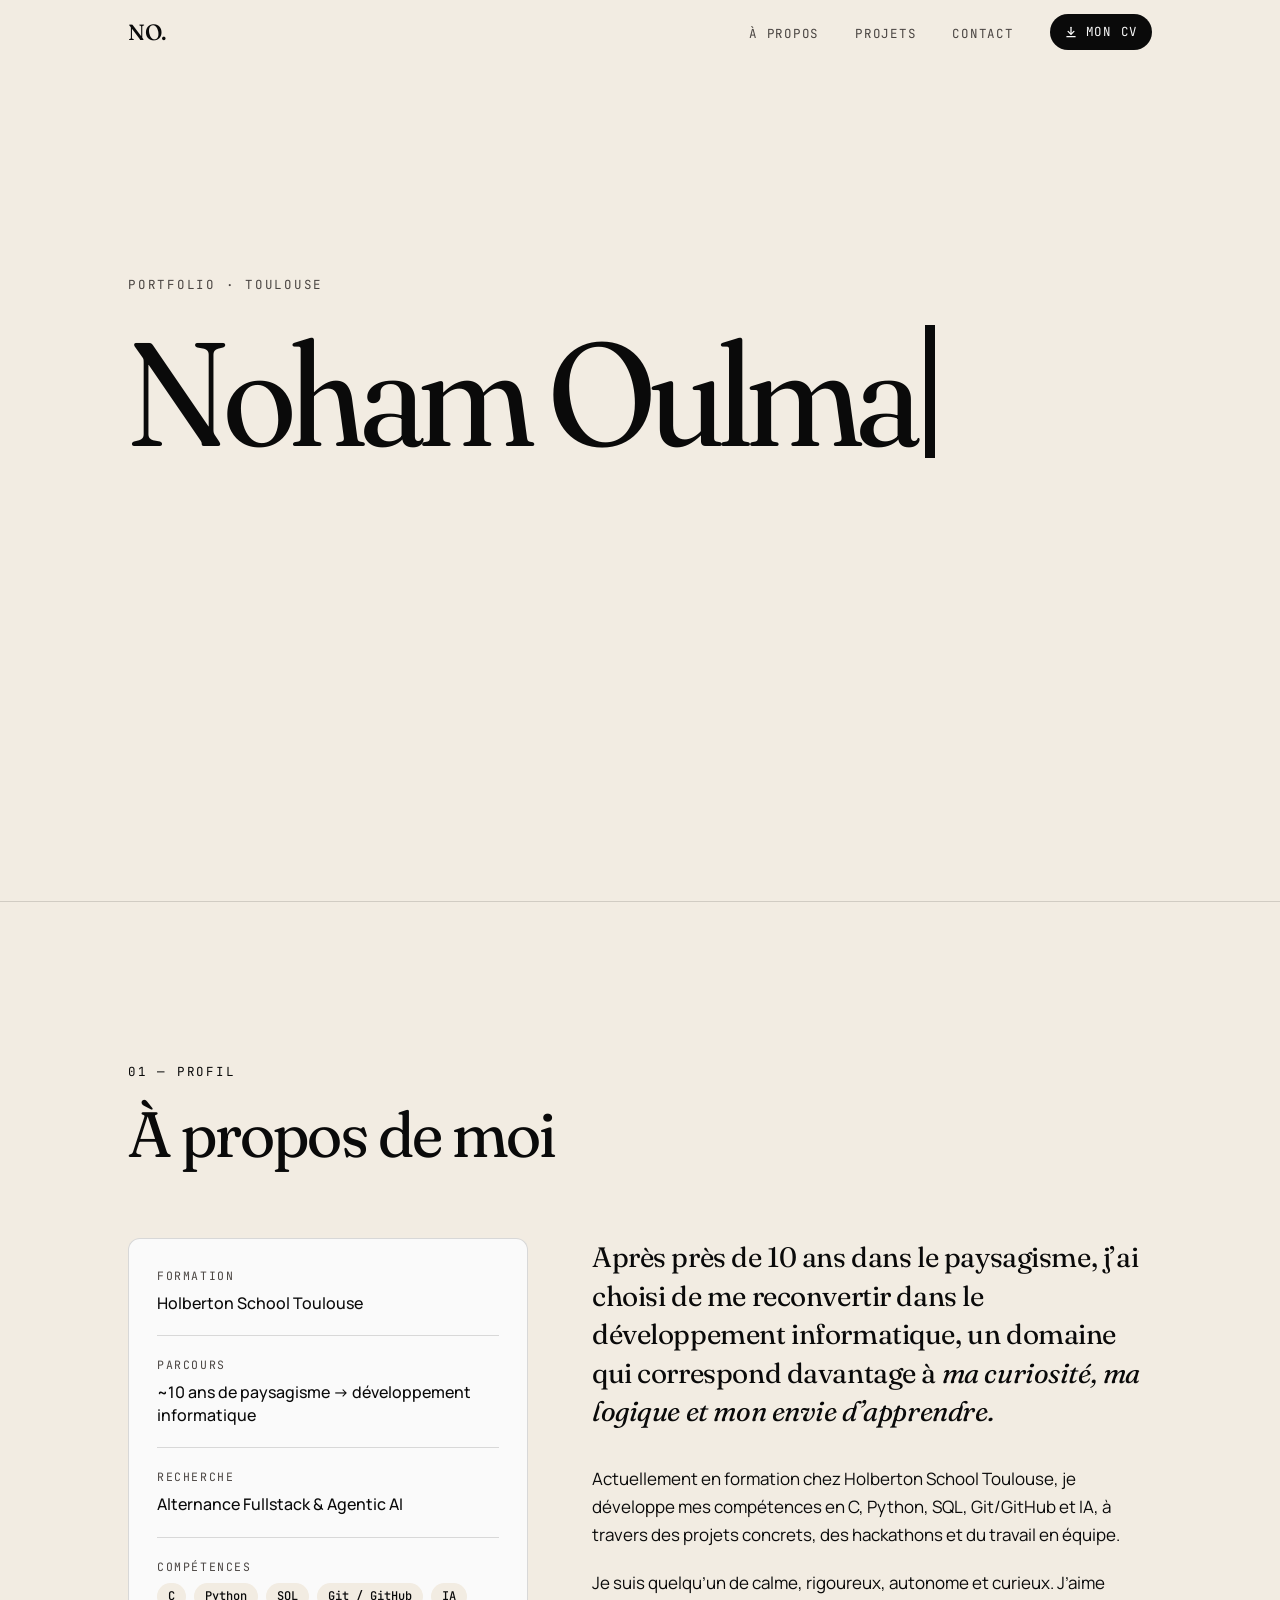
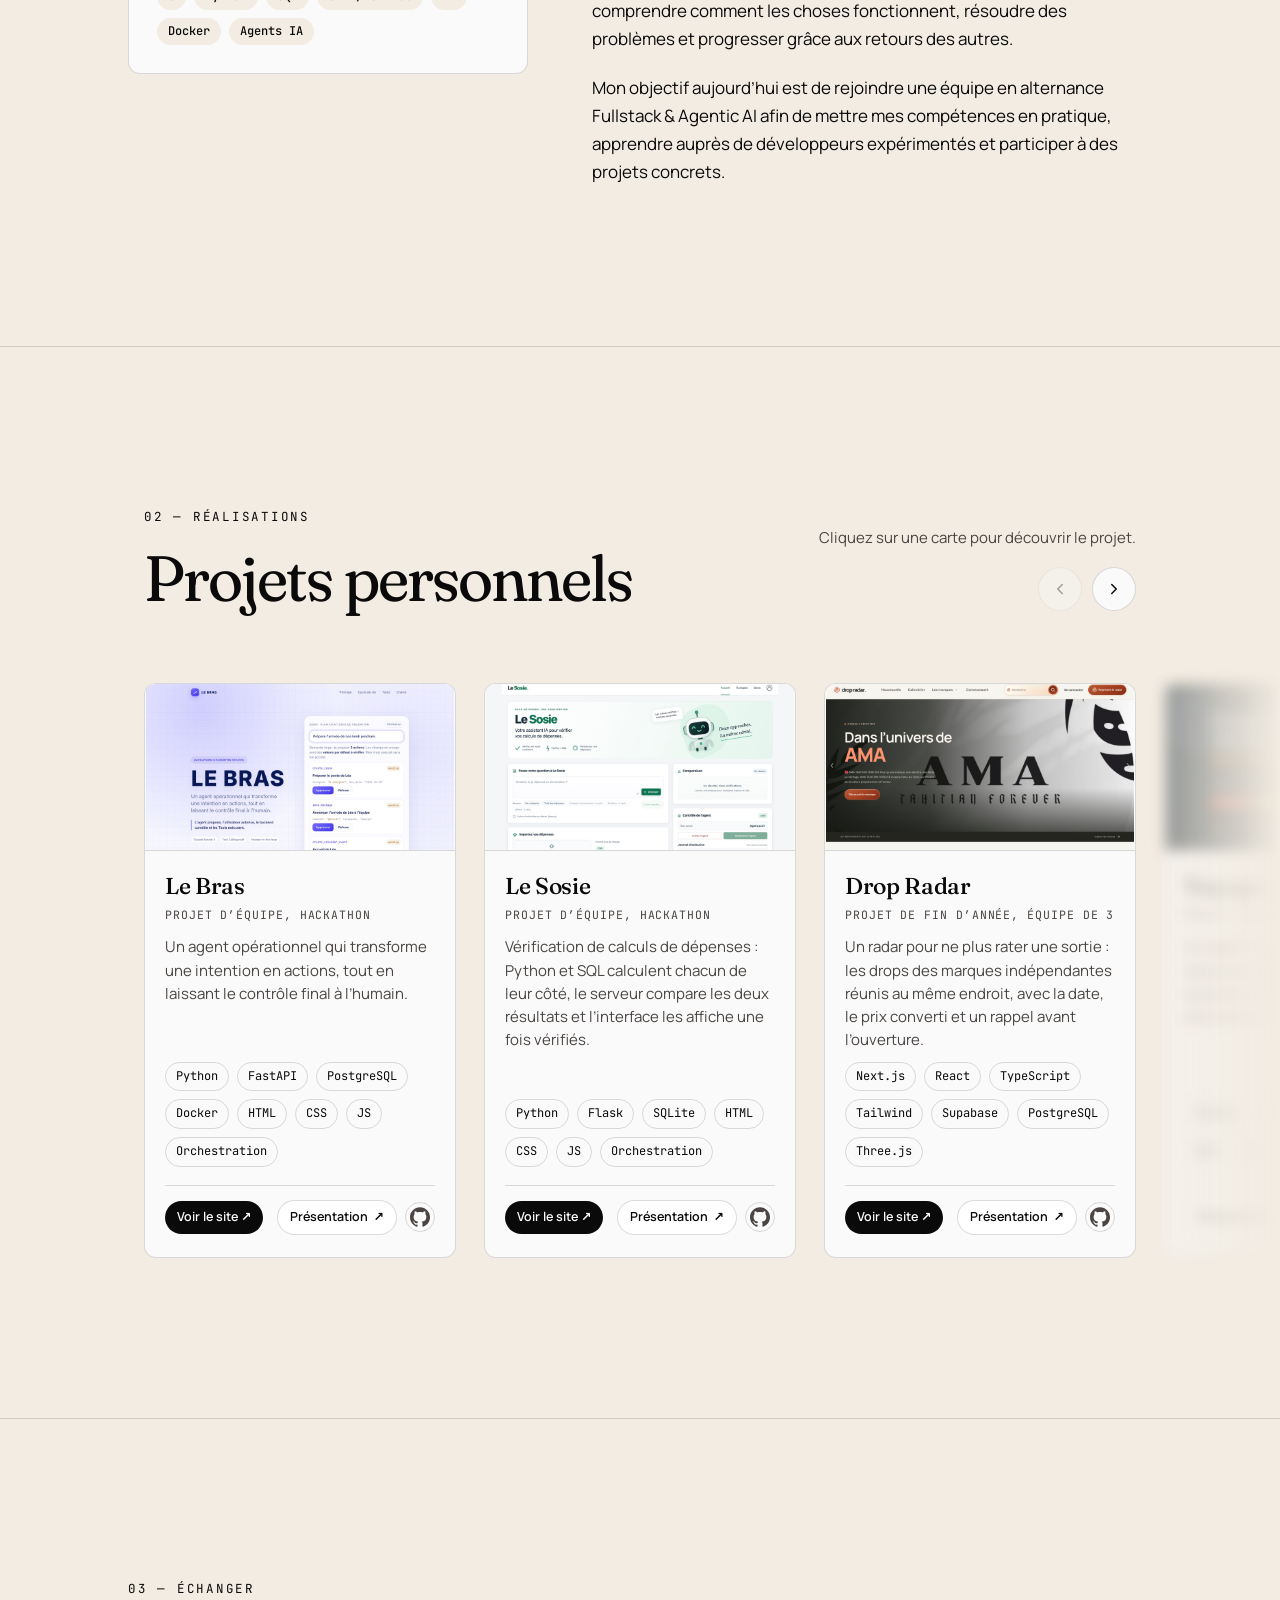
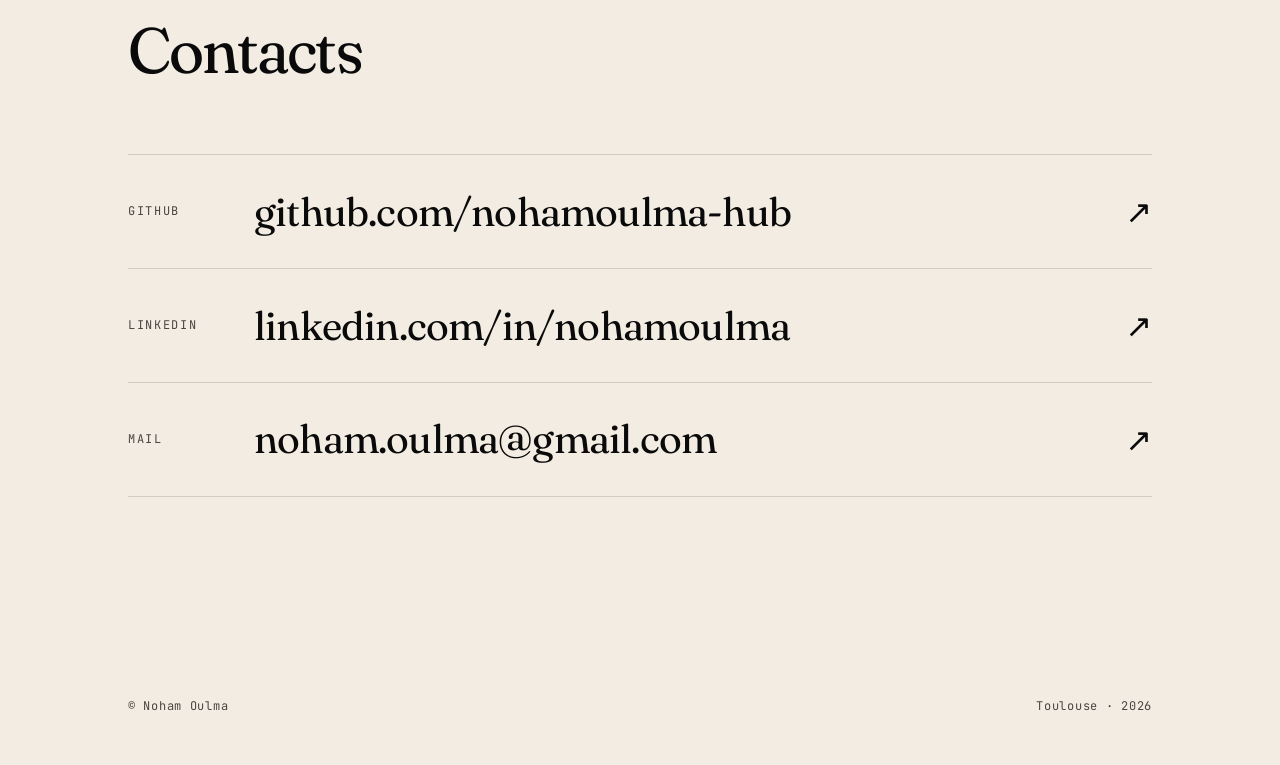
<file: index.html>
<!doctype html>
<html lang="fr">
<head>
<meta charset="utf-8">
<meta name="viewport" content="width=device-width, initial-scale=1">
<title>Noham Oulma | Développeur Fullstack et Agentic</title>
<meta name="description" content="Noham Oulma : Développeur Fullstack et Agentic, en formation à Holberton School Toulouse, à la recherche d’une alternance.">
<link rel="preconnect" href="https://fonts.googleapis.com">
<link rel="preconnect" href="https://fonts.gstatic.com" crossorigin>
<link rel="stylesheet" href="https://fonts.googleapis.com/css2?family=Fraunces:ital,opsz,wght,SOFT,WONK@0,9..144,300..600,0..100,0..1;1,9..144,300..600,0..100,0..1&family=JetBrains+Mono:wght@400;500&family=Manrope:wght@400..700&display=swap">
<link rel="stylesheet" href="css/style.css">
</head>
<body class="pf">
<header class="pf-nav" id="pf-nav">
  <div class="pf-wrap">
    <a class="pf-logo" href="#top" data-initials>N<span>.</span></a>
    <nav aria-label="Navigation principale">
      <ul>
        <li><a class="pf-navlink" href="#apropos">À propos</a></li>
        <li><a class="pf-navlink" href="#projets">Projets</a></li>
        <li><a class="pf-navlink" href="#contact">Contact</a></li>
        <!-- Bouton de téléchargement du CV, à droite de Contact -->
        <li><a class="pf-cv" href="cv/CV_Alternance_Noham_Oulma.pdf" download="CV_Alternance_Noham_Oulma.pdf" aria-label="Télécharger mon CV (PDF)" title="Télécharger mon CV (PDF)"><svg width="14" height="14" viewBox="0 0 24 24" fill="none" stroke="currentColor" stroke-width="2.2" stroke-linecap="round" stroke-linejoin="round" aria-hidden="true"><path d="M12 4v11"/><path d="M7 11l5 5 5-5"/><path d="M5 20h14"/></svg><span><span class="pf-cv-long">Mon </span>CV</span></a></li>
      </ul>
    </nav>
  </div>
</header>

<main id="top">
  <!-- ── Hero ── -->
  <section class="pf-hero pf-wrap" aria-labelledby="pf-name">
    <p class="pf-eyebrow">Portfolio · Toulouse</p>
    <h1 class="pf-name" id="pf-name"><span data-type="name" aria-hidden="true"></span><span class="pf-caret" data-caret="name" aria-hidden="true"></span></h1>
    <p class="pf-role" id="pf-role"><span data-type="role" aria-hidden="true"></span><span class="pf-caret" data-caret="role" aria-hidden="true" hidden></span></p>
    <div class="pf-hero-foot" data-after-type>
      <span class="pf-badge"><i aria-hidden="true"></i>À la recherche d’une alternance</span>
      <span class="pf-badge"><i aria-hidden="true"></i>Ouvert aux stages</span>
      <span class="pf-badge"><i aria-hidden="true"></i>Ouvert à un CDI</span>
    </div>
    <a class="pf-scroll" href="#apropos" data-after-type><b aria-hidden="true"></b>Défiler</a>
  </section>

  <!-- ── À propos ── -->
  <section class="pf-section" id="apropos" aria-labelledby="pf-h-about">
    <div class="pf-wrap">
      <div class="pf-head">
        <p class="pf-kicker pf-reveal">01 — Profil</p>
        <h2 class="pf-h2 pf-reveal" style="--d:1" id="pf-h-about">À propos de moi</h2>
      </div>
      <div class="pf-about">
        <dl class="pf-facts pf-reveal" style="--d:2">
          <div class="pf-fact"><dt>Formation</dt><dd>Holberton School Toulouse</dd></div>
          <div class="pf-fact"><dt>Parcours</dt><dd>~10 ans de paysagisme → développement informatique</dd></div>
          <div class="pf-fact"><dt>Recherche</dt><dd>Alternance Fullstack &amp; Agentic AI</dd></div>
          <div class="pf-fact"><dt>Compétences</dt><dd>
            <ul class="pf-tags">
              <li class="pf-tag pf-tag--solid">C</li><li class="pf-tag pf-tag--solid">Python</li><li class="pf-tag pf-tag--solid">SQL</li>
              <li class="pf-tag pf-tag--solid">Git / GitHub</li><li class="pf-tag pf-tag--solid">IA</li>
              <li class="pf-tag pf-tag--solid">Docker</li><li class="pf-tag pf-tag--solid">Agents IA</li>
            </ul>
          </dd></div>
        </dl>
        <div class="pf-prose">
          <p class="pf-lead pf-reveal" style="--d:2">Après près de 10 ans dans le paysagisme, j’ai choisi de me reconvertir dans le développement informatique, un domaine qui correspond davantage à <em>ma curiosité, ma logique et mon envie d’apprendre.</em></p>
          <p class="pf-reveal" style="--d:3">Actuellement en formation chez Holberton School Toulouse, je développe mes compétences en C, Python, SQL, Git/GitHub et IA, à travers des projets concrets, des hackathons et du travail en équipe.</p>
          <p class="pf-reveal" style="--d:3">Je suis quelqu’un de calme, rigoureux, autonome et curieux. J’aime comprendre comment les choses fonctionnent, résoudre des problèmes et progresser grâce aux retours des autres.</p>
          <p class="pf-reveal" style="--d:4">Mon objectif aujourd’hui est de rejoindre une équipe en alternance Fullstack &amp; Agentic AI afin de mettre mes compétences en pratique, apprendre auprès de développeurs expérimentés et participer à des projets concrets.</p>
        </div>
      </div>
    </div>
  </section>

  <!-- ── Projets ── -->
  <section class="pf-section" id="projets" aria-labelledby="pf-h-projects">
    <div class="pf-wrap">
      <div class="pf-head pf-head--split">
        <div style="display:grid;gap:18px">
          <p class="pf-kicker pf-reveal">02 — Réalisations</p>
          <h2 class="pf-h2 pf-reveal" style="--d:1" id="pf-h-projects">Projets personnels</h2>
        </div>
        <div class="pf-head-side">
          <p class="pf-head-note pf-reveal" style="--d:2">Cliquez sur une carte pour découvrir le projet.</p>
          <!-- Boutons du carrousel -->
          <div class="pf-nav-btns pf-reveal" style="--d:2">
            <button type="button" class="pf-nav-btn" id="pf-prev" aria-label="Projets précédents"><svg width="18" height="18" viewBox="0 0 24 24" fill="none" stroke="currentColor" stroke-width="2" stroke-linecap="round" stroke-linejoin="round" aria-hidden="true"><path d="M15 6l-6 6 6 6"/></svg></button>
            <button type="button" class="pf-nav-btn" id="pf-next" aria-label="Projets suivants"><svg width="18" height="18" viewBox="0 0 24 24" fill="none" stroke="currentColor" stroke-width="2" stroke-linecap="round" stroke-linejoin="round" aria-hidden="true"><path d="M9 6l6 6-6 6"/></svg></button>
          </div>
        </div>
      </div>
      <!-- Carrousel : les cartes sont ajoutées par js/script.js -->
      <div class="pf-carousel pf-reveal" style="--d:2">
        <div class="pf-track" id="pf-projects" tabindex="0" role="region" aria-roledescription="carrousel" aria-label="Projets personnels"></div>
      </div>
    </div>
  </section>

  <!-- ── Contact ── -->
  <section class="pf-section" id="contact" aria-labelledby="pf-h-contact">
    <div class="pf-wrap">
      <div class="pf-head">
        <p class="pf-kicker pf-reveal">03 — Échanger</p>
        <h2 class="pf-h2 pf-reveal" style="--d:1" id="pf-h-contact">Contacts</h2>
      </div>
      <ul class="pf-contact" id="pf-contact"></ul>
    </div>
  </section>
</main>

<footer class="pf-footer">
  <div class="pf-wrap"><span data-footer-name></span><span>Toulouse · <span data-year></span></span></div>
</footer>

<script src="js/script.js"></script>
</body>
</html>
</file>
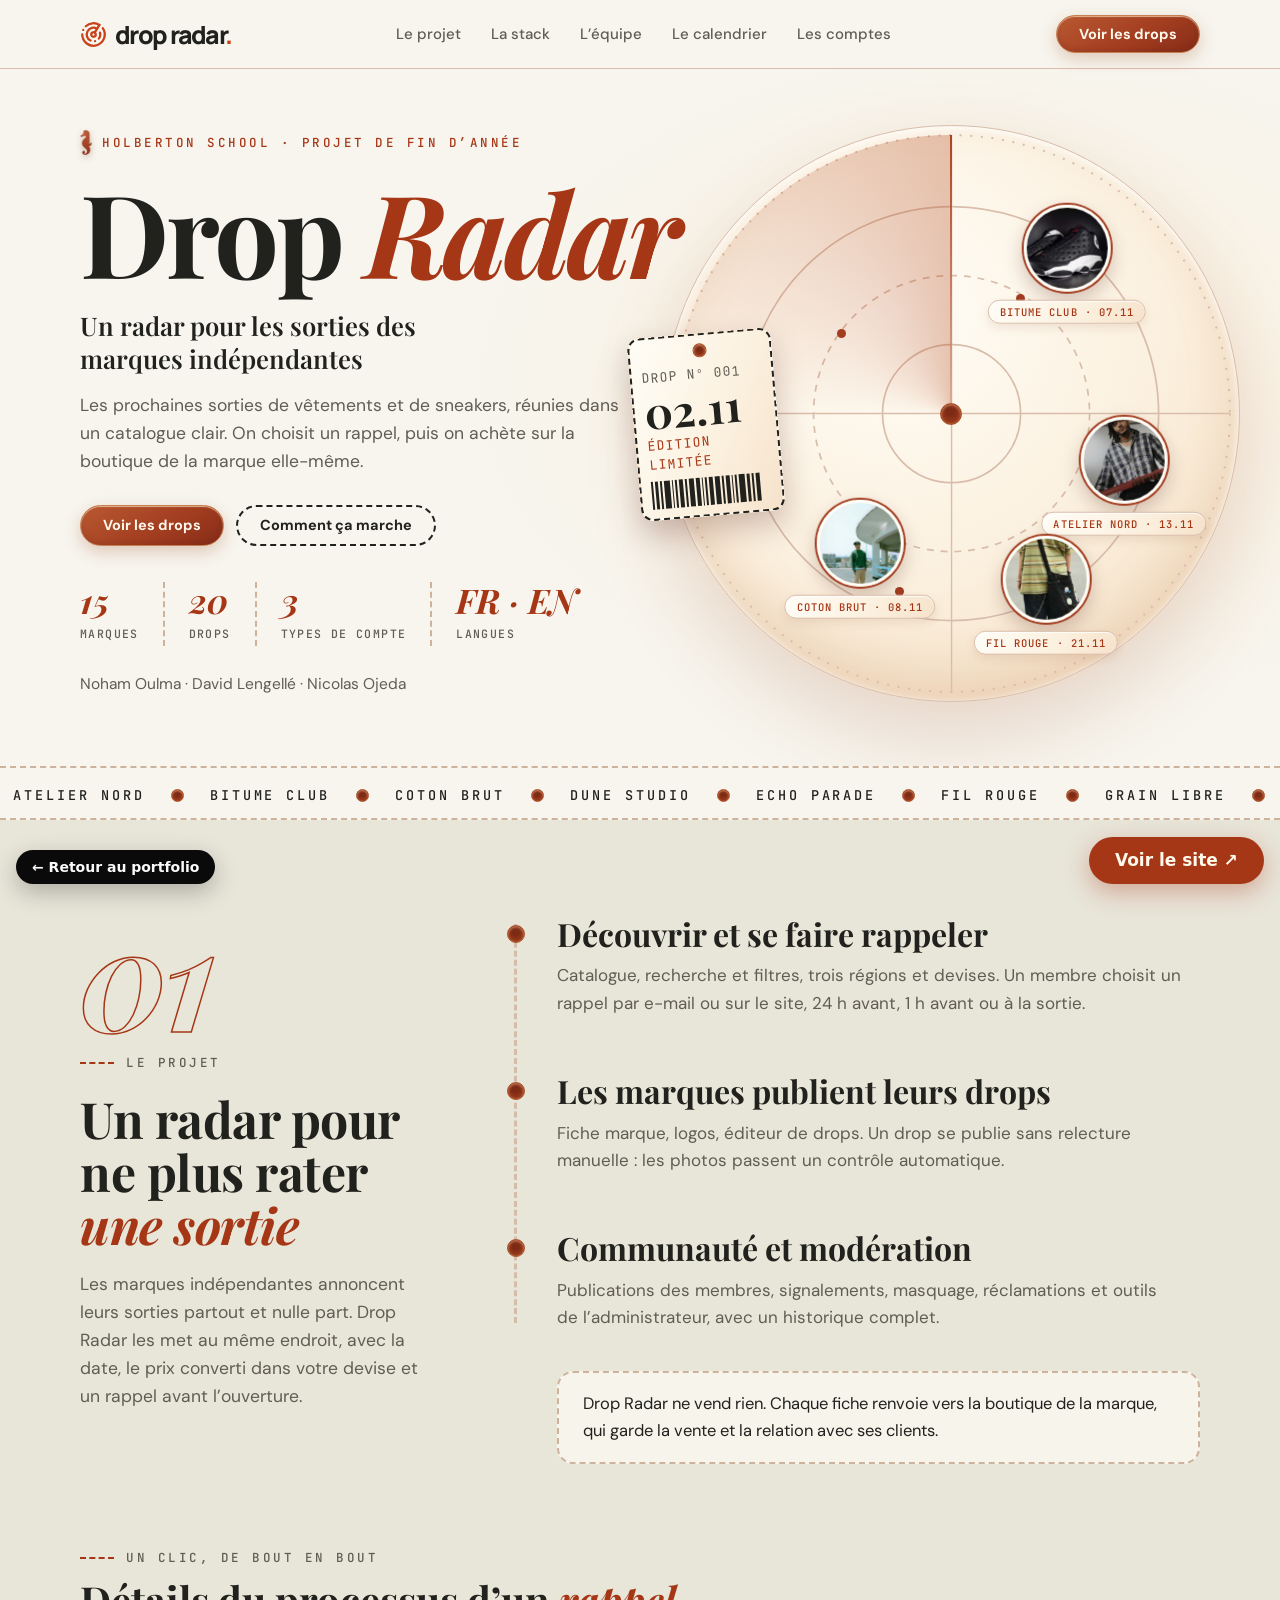
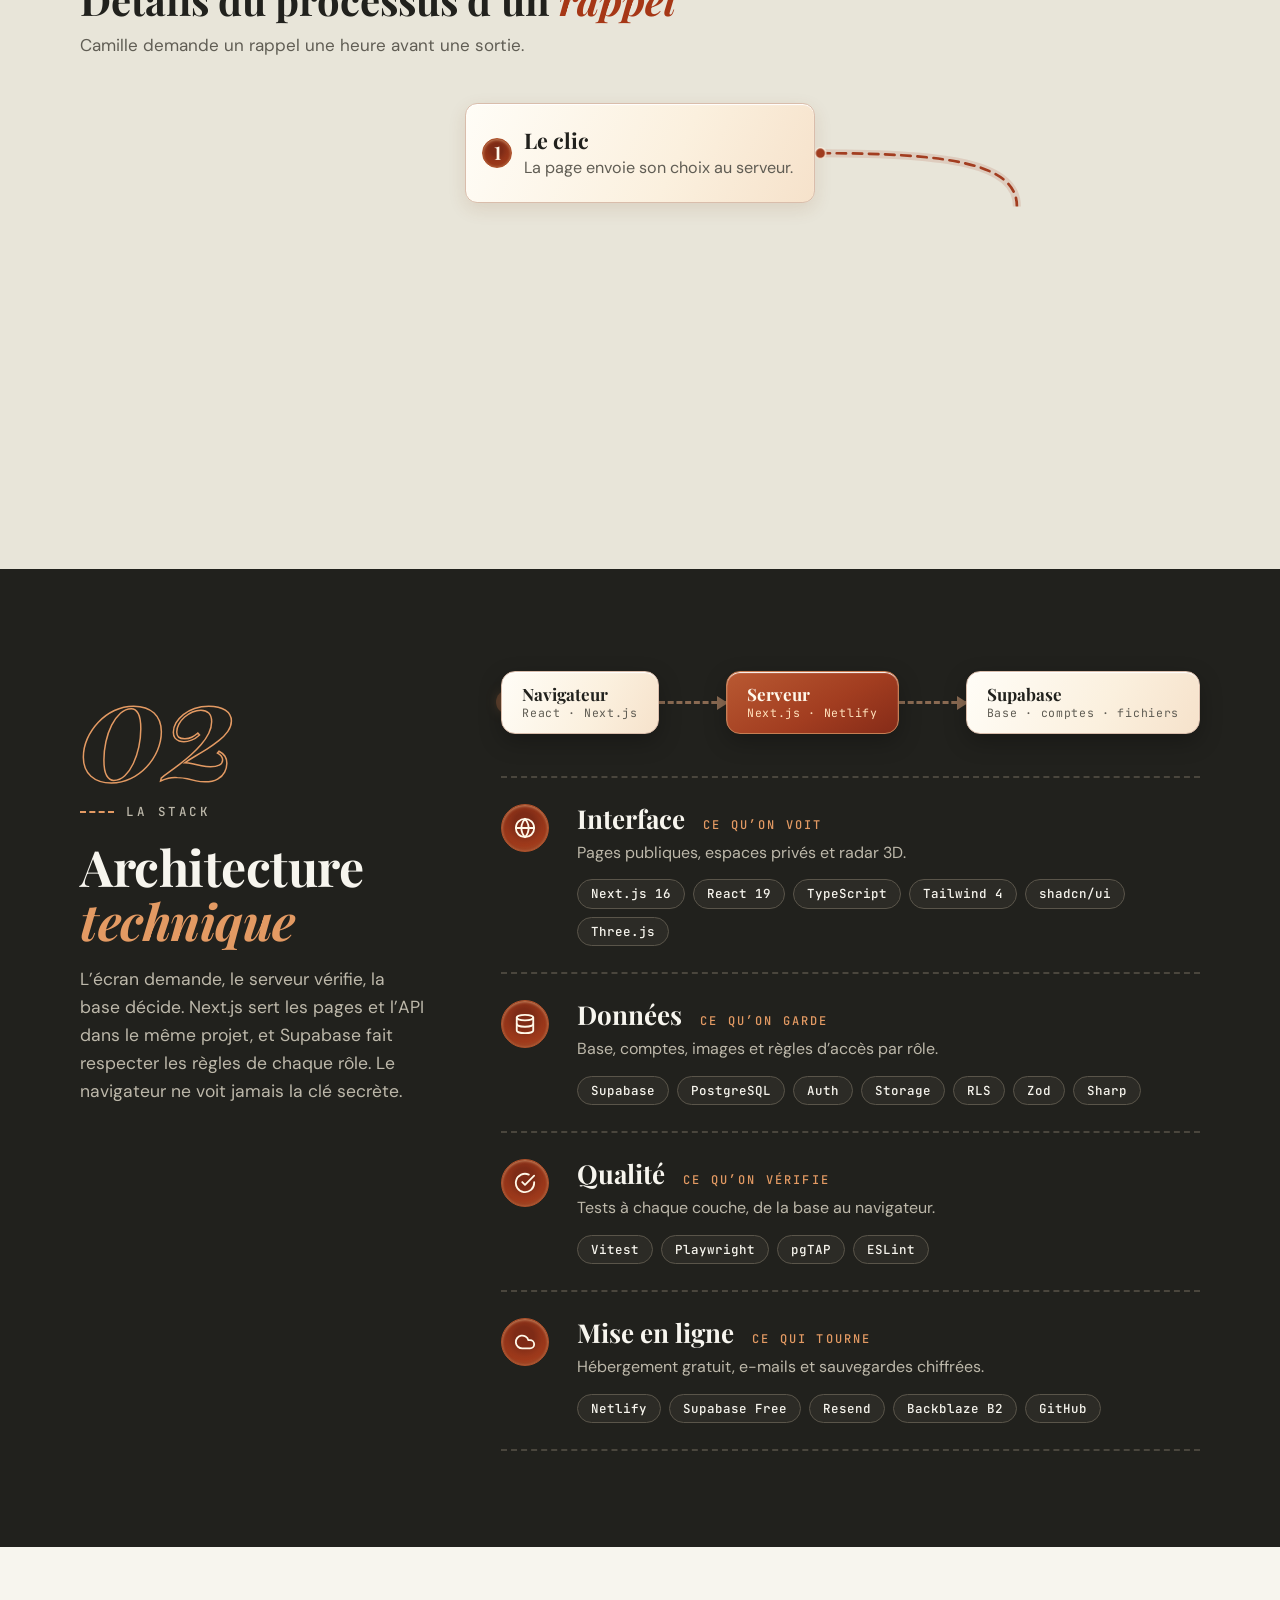
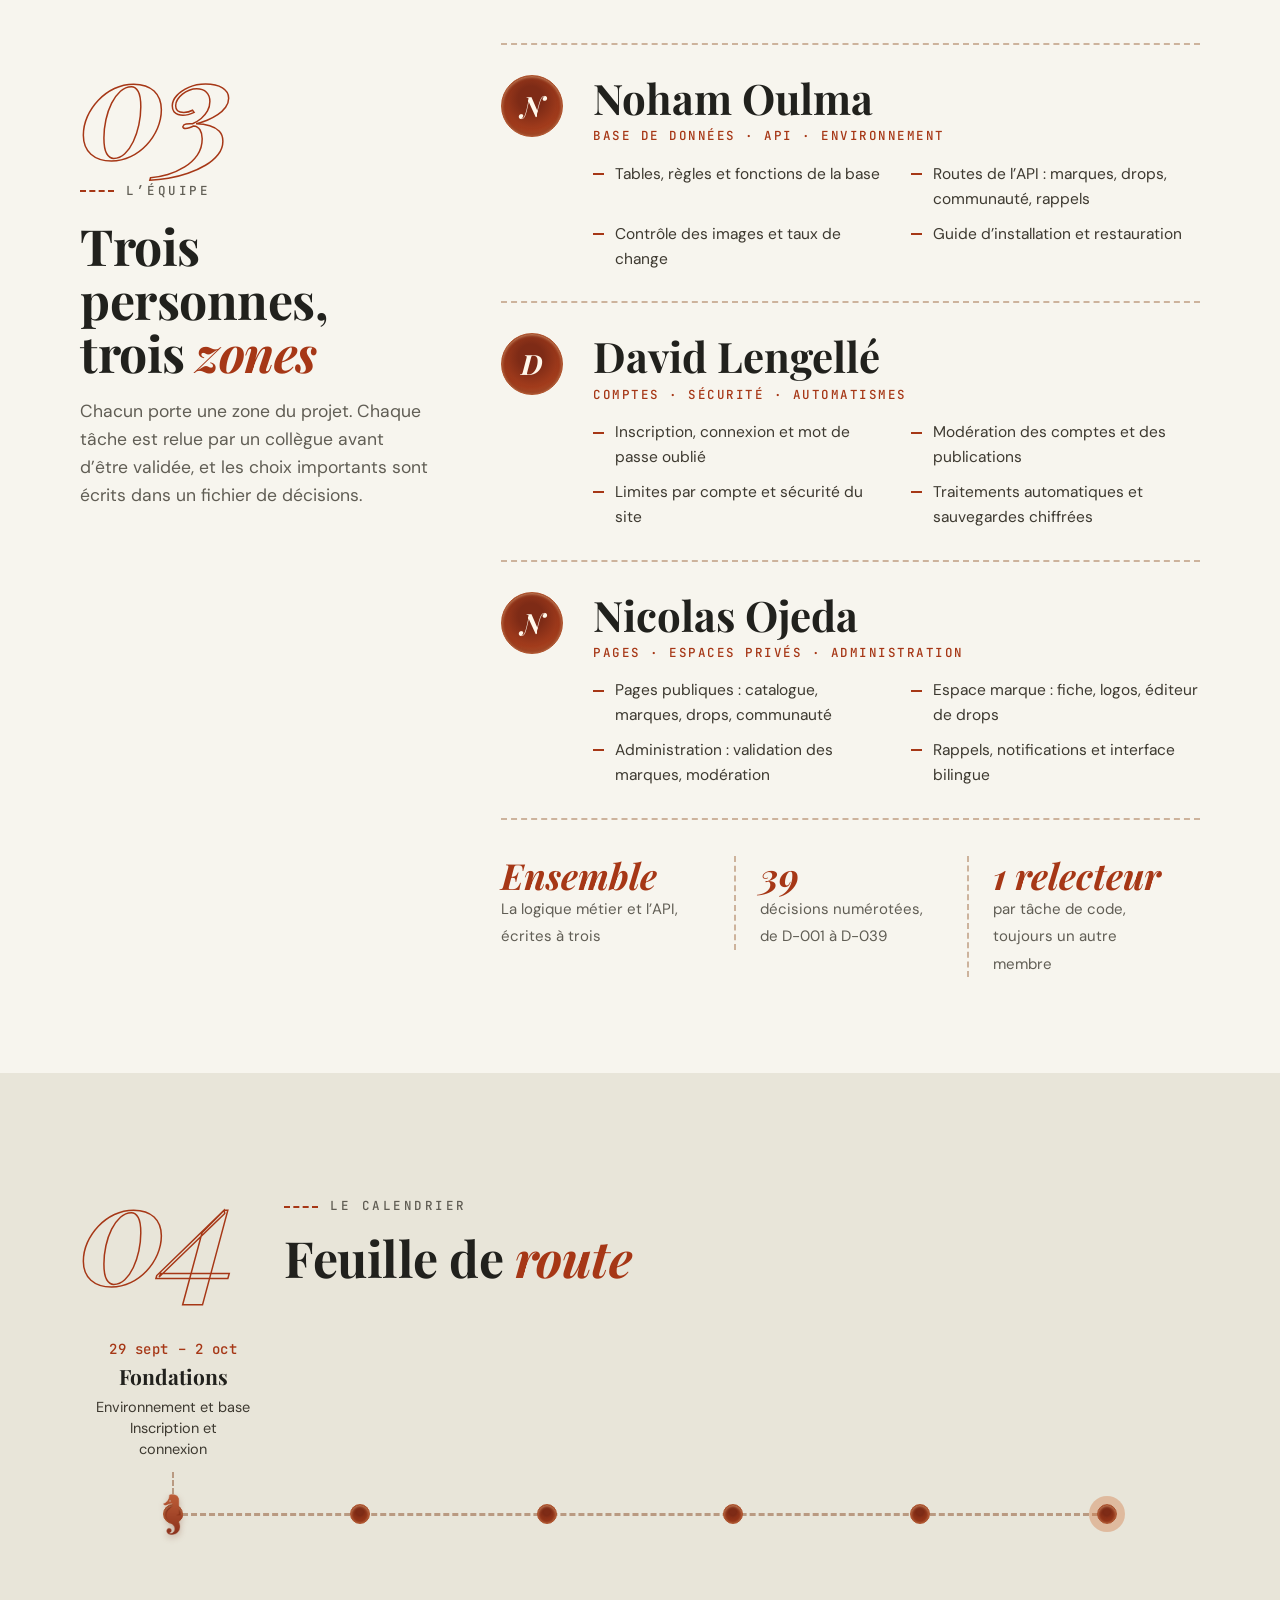
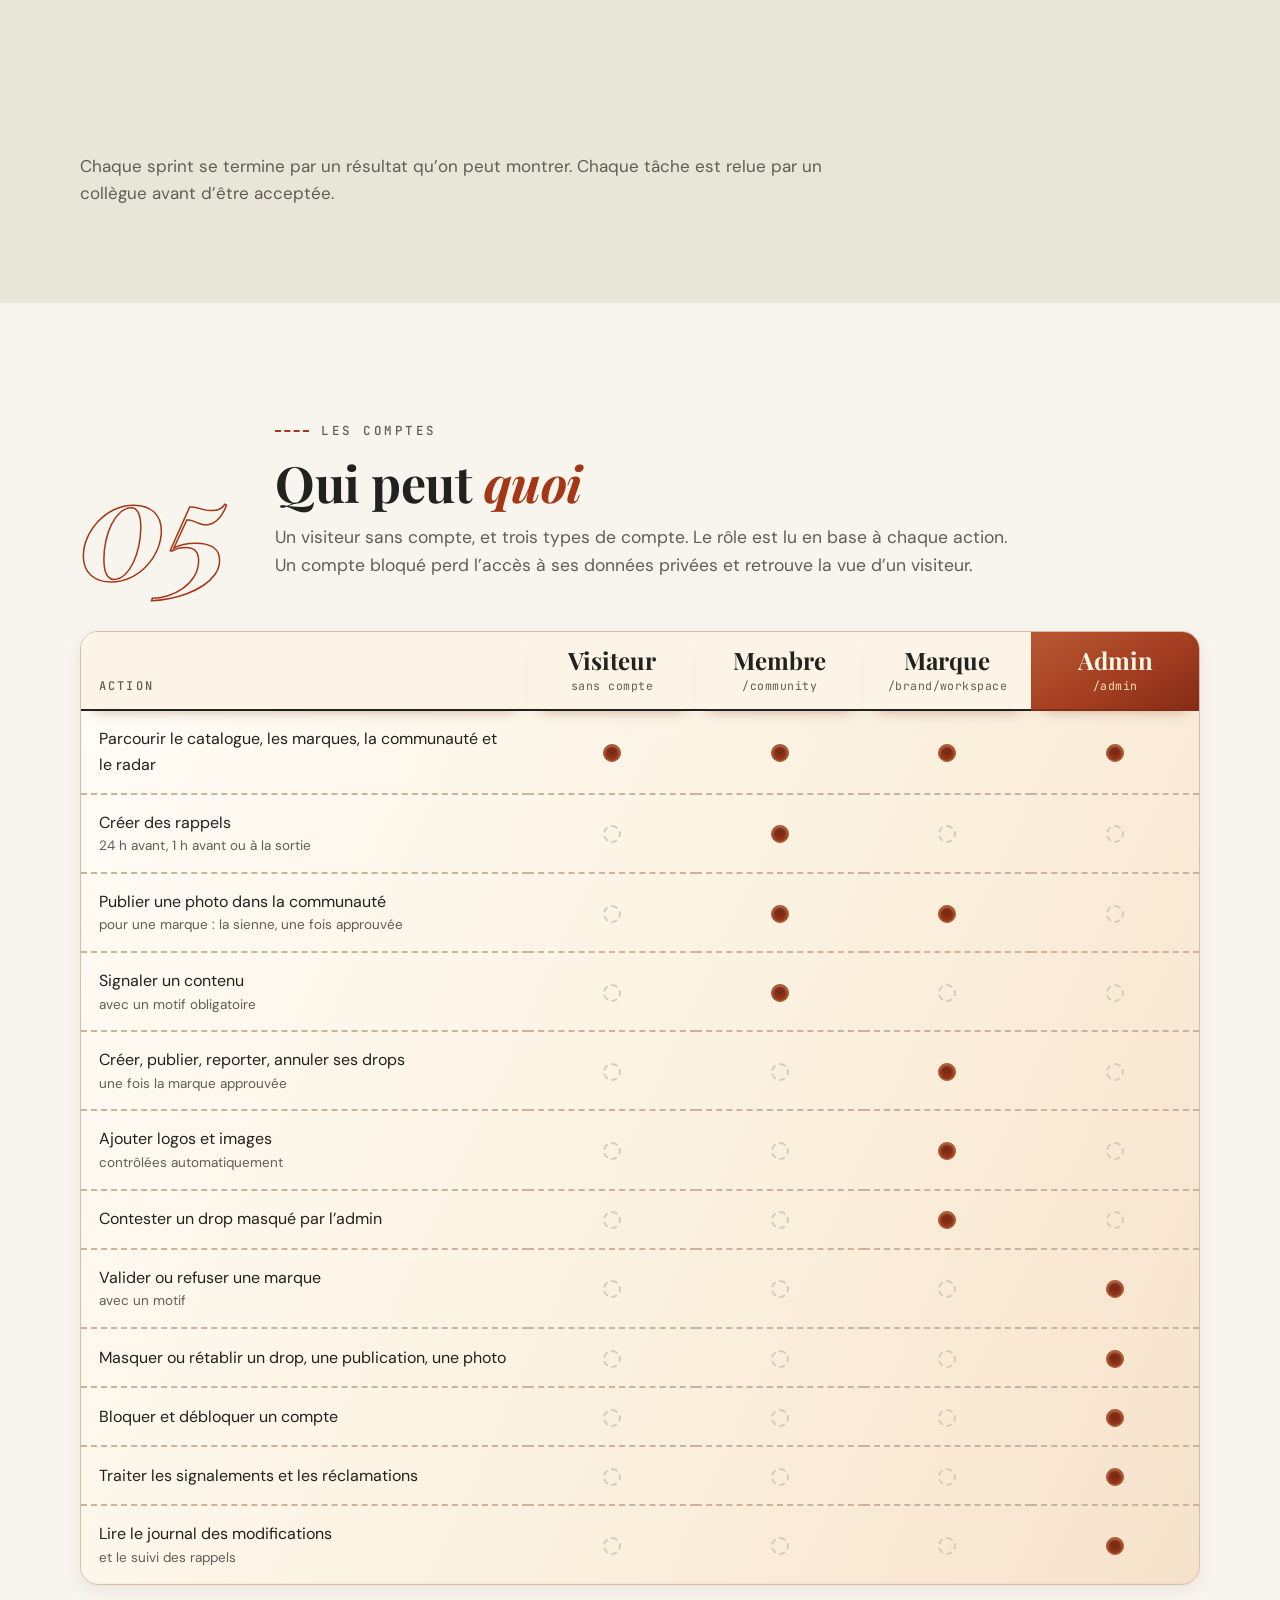
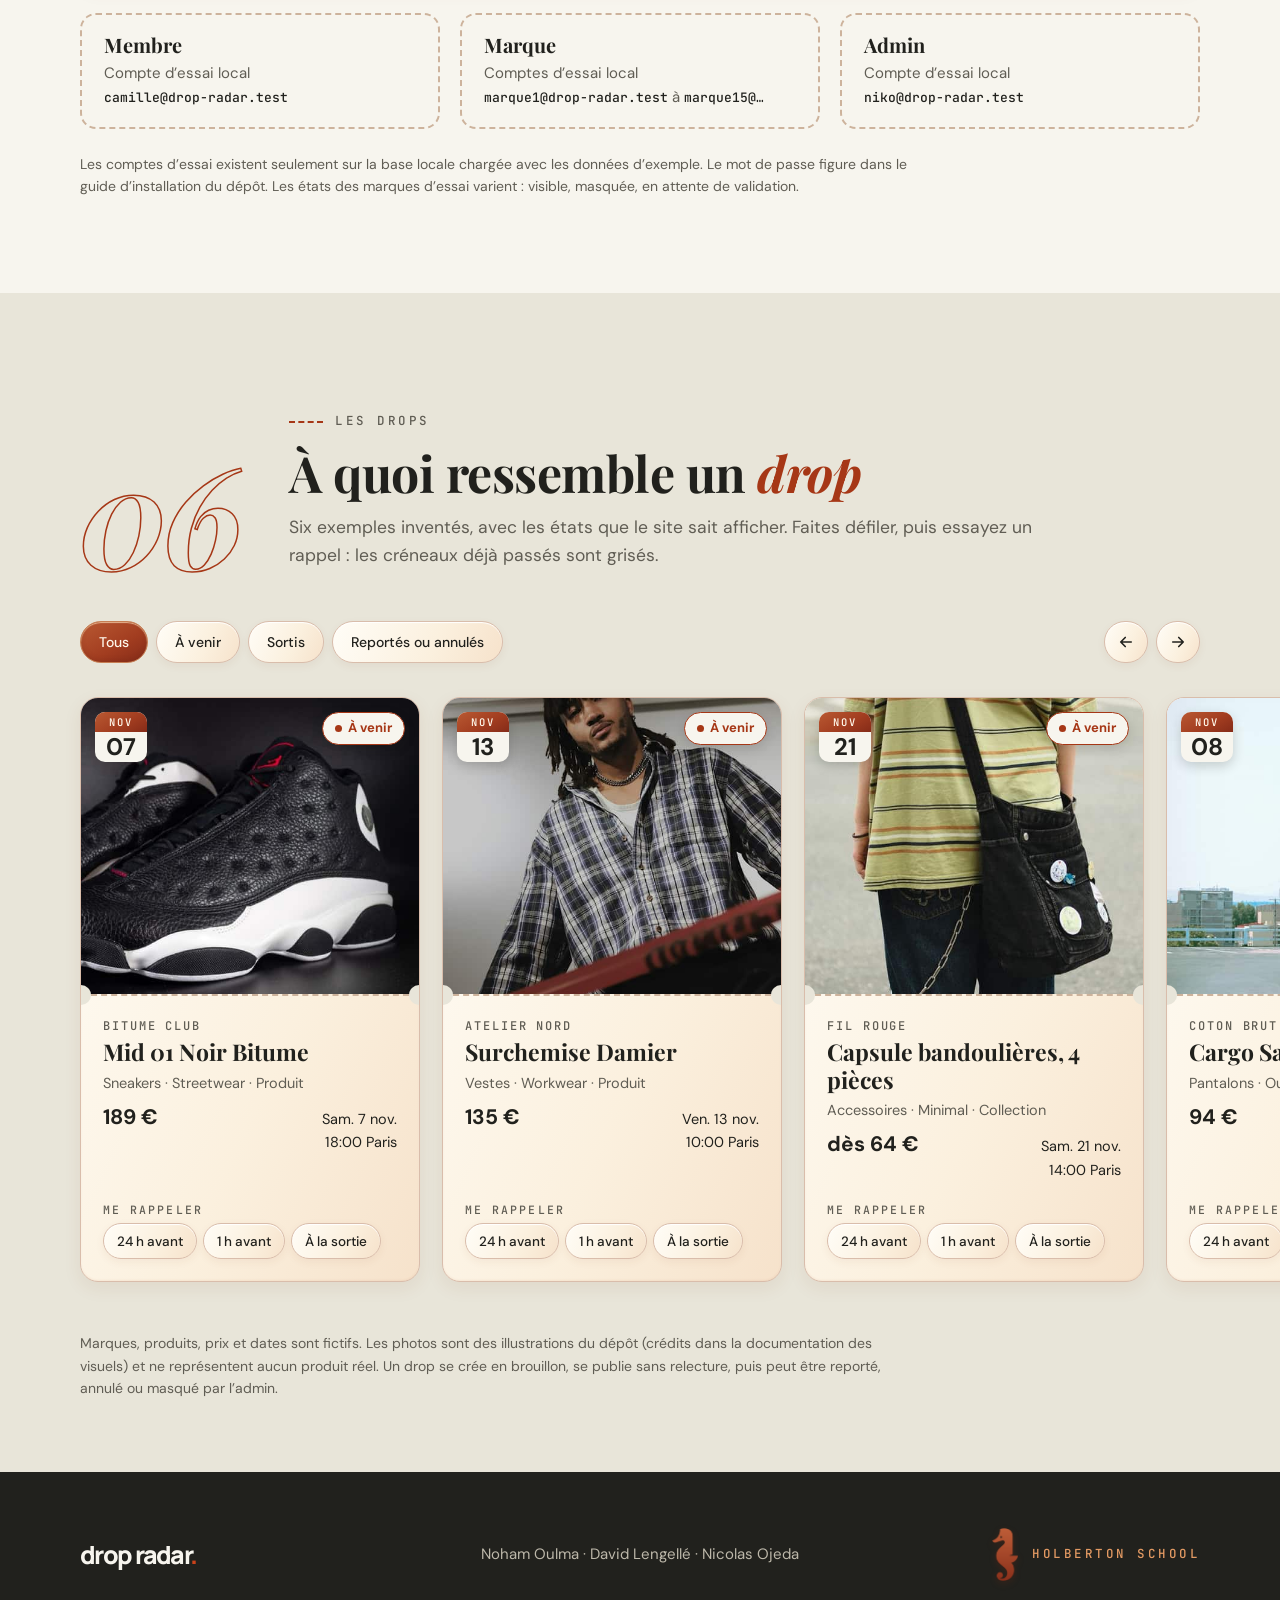
<file: projets/drop-radar.html>
<!DOCTYPE html>
<html lang="fr">
<head>
<meta charset="utf-8">
<meta name="viewport" content="width=device-width, initial-scale=1">
<title>Drop Radar</title>
<link rel="preconnect" href="https://fonts.googleapis.com">
<link rel="preconnect" href="https://fonts.gstatic.com" crossorigin>
<link href="https://fonts.googleapis.com/css2?family=DM+Sans:ital,opsz,wght@0,9..40,400;0,9..40,500;0,9..40,700&family=JetBrains+Mono:wght@400;500&family=Manrope:wght@800&family=Playfair+Display:ital,wght@0,600;0,700;1,700&display=swap" rel="stylesheet">
<style>
/* Mise en page : une page web, pas des slides. Titres collés à gauche pendant le défilement avec un gros chiffre en contour, un hero où les drops sont les points d'un radar clair, deux bandes sombres (la stack, le pied de page) pour casser l'alternance crème et sable. Mêmes matières que la présentation : verre, rouille, billes brillantes, pointillés, hippocampe de Holberton. */
:root {
  --cream: #f7f5ee;
  --sand: #e8e5d9;
  --ink: #21211d;
  --muted: #605d54;
  --rust: #a63716;
  --line: #d9bdab;
  --dash: #cdb39c;
  --glass: linear-gradient(115deg, #fffdf7 0%, #fbf0de 60%, #f6e2cb 100%);
  --rust-grad: linear-gradient(150deg, #b95932 0%, #a23d20 58%, #852b18 100%);
  --orb: radial-gradient(circle at 48% 38%, #7e2b16 26%, #a33c1c 63%, #d17a47 100%);
  --glass-shadow: inset 0 1px 1px #ffffff, inset 0 -1px 2px #ba714217, 0 6px 18px #7c3f1c14;
  --sea: url([data-uri]);
  --serif: "Playfair Display", Georgia, "Times New Roman", serif;
  --sans: "DM Sans", system-ui, -apple-system, "Segoe UI", sans-serif;
  --mono: "JetBrains Mono", ui-monospace, "SF Mono", Menlo, Consolas, monospace;
  --logo: "Manrope", "DM Sans", system-ui, sans-serif;
  color-scheme: light;
}
* { box-sizing: border-box; }
html { scroll-behavior: smooth; scroll-padding-top: 84px; }
body { margin: 0; background: var(--cream); color: var(--ink); font: 400 17px/1.6 var(--sans); -webkit-font-smoothing: antialiased; overflow-x: hidden; }
img { max-width: 100%; height: auto; display: block; }
a { color: inherit; }
h1, h2, h3, h4, p, ul, ol { margin: 0; }
ul, ol { padding: 0; list-style: none; }
:focus-visible { outline: 3px solid var(--rust); outline-offset: 3px; border-radius: 8px; }
.wrap { width: 100%; max-width: 1160px; margin: 0 auto; padding: 0 20px; }
section.block { padding: 96px 0; position: relative; }
section.sand { background: var(--sand); }
section.dark { background: var(--ink); color: #f7f5ee; }

.sea { display: block; width: 20px; height: 41px; background: var(--sea) center / contain no-repeat; filter: drop-shadow(0 3px 3px rgba(110,40,15,.3)); transform-origin: 50% 60%; animation: swim 1.8s ease-in-out infinite alternate; }
@keyframes swim { from { transform: translateY(-2px) rotate(-5deg); } to { transform: translateY(2px) rotate(4deg); } }
.orb { display: inline-block; flex: none; border-radius: 50%; background: var(--orb); border: 1px solid #ad512b; box-shadow: inset 0 1px 3px #ffddaa87, inset 0 -2px 5px #4e180e4a; }

/* Titres de section : gros chiffre en contour à gauche, sticky sur les sections longues */
.split { display: grid; grid-template-columns: minmax(0, 4fr) minmax(0, 8fr); gap: 72px; align-items: start; }
.split .side { position: sticky; top: 108px; }
.sec-num { font: 700 italic clamp(96px, 11vw, 150px)/.82 var(--serif); letter-spacing: -.02em; color: transparent; -webkit-text-stroke: 1.5px var(--rust); }
.sec-label { display: flex; align-items: center; gap: 12px; margin-top: 26px; font: 500 12.5px/1 var(--mono); letter-spacing: .2em; text-transform: uppercase; color: var(--muted); }
.sec-label::before { content: ""; width: 34px; border-top: 2px dashed var(--rust); }
h2 { margin-top: 22px; font: 700 clamp(32px, 3.9vw, 50px)/1.07 var(--serif); letter-spacing: -.01em; text-wrap: balance; }
h2 em { font-style: italic; color: var(--rust); }
.side p.lead { margin-top: 18px; color: var(--muted); font-size: 17.5px; }
.top-head { display: flex; flex-wrap: wrap; align-items: flex-end; gap: 16px 48px; margin-bottom: 52px; }
.top-head .th { max-width: 62ch; }
.top-head .th p.lead { margin-top: 14px; color: var(--muted); font-size: 17.5px; }
.top-head .th h2 { margin-top: 18px; }
section.dark .sec-num { -webkit-text-stroke-color: #e39a63; }
section.dark .sec-label { color: #bdb8aa; }
section.dark .sec-label::before { border-top-color: #e39a63; }
section.dark h2 em { color: #e39a63; }
section.dark .side p.lead { color: #bdb8aa; }

/* En-tête */
.top { position: sticky; top: 0; z-index: 30; background: #f7f5eee6; backdrop-filter: blur(10px); border-bottom: 1px solid var(--line); }
.top .wrap { display: flex; align-items: center; justify-content: space-between; gap: 16px; height: 68px; }
.logo { display: flex; align-items: center; gap: 8px; font: 800 25px/1 var(--logo); letter-spacing: -1.7px; text-decoration: none; }
.logo svg { width: 27px; height: 27px; color: #c9421a; transform: rotate(-13deg); }
.logo b { color: #c9421a; font-weight: 800; }
nav ul { display: flex; gap: 2px; }
nav a { display: block; padding: 8px 14px; border-radius: 999px; font-size: 15px; font-weight: 500; text-decoration: none; color: var(--muted); transition: background .2s, color .2s; }
nav a:hover { color: var(--ink); background: var(--sand); }
.cta { display: inline-flex; align-items: center; gap: 8px; padding: 11px 22px; border-radius: 999px; background: var(--rust-grad); border: 1px solid #c67e53; box-shadow: inset 0 1px 1px #ffe1bcb3, inset 0 -2px 5px #64231233, 0 6px 16px #9b431b40; color: #fff8eb; font: 700 14.5px/1 var(--sans); text-decoration: none; transition: transform .2s, box-shadow .2s; }
.cta:hover { transform: translateY(-2px); box-shadow: inset 0 1px 1px #ffe1bcb3, inset 0 -2px 5px #64231233, 0 12px 24px #9b431b55; }
.ghost { display: inline-flex; align-items: center; padding: 11px 22px; border-radius: 999px; border: 2px dashed var(--ink); font: 700 14.5px/1 var(--sans); text-decoration: none; transition: background .2s; }
.ghost:hover { background: var(--glass); }

/* Hero : un radar clair, les drops en sont les points */
.hero { position: relative; padding: 56px 0 64px; overflow: hidden; background: radial-gradient(60% 70% at 78% 45%, #fbf0de 0%, rgba(247,245,238,0) 70%); }
.hero-grid { display: grid; grid-template-columns: 1fr 1fr; gap: 24px; align-items: center; }
.hero-text { position: relative; z-index: 3; }
.kicker { display: flex; align-items: center; gap: 10px; font: 500 12.5px/1.4 var(--mono); letter-spacing: .2em; text-transform: uppercase; color: var(--rust); }
.kicker .sea { width: 12px; height: 25px; animation: none; }
.hero h1 { margin-top: 22px; font: 700 clamp(64px, 9vw, 124px)/.95 var(--serif); letter-spacing: -.03em; white-space: nowrap; }
.hero h1 em { font-style: italic; color: var(--rust); }
.hero .sub { margin-top: 22px; font: 600 clamp(20px, 2vw, 26px)/1.3 var(--serif); color: var(--ink); max-width: 24ch; }
.hero .lead { margin-top: 16px; max-width: 46ch; color: var(--muted); font-size: 17.5px; }
.btns { margin-top: 30px; display: flex; flex-wrap: wrap; gap: 12px; }
.stats { margin-top: 36px; display: flex; flex-wrap: wrap; }
.stats li { padding: 0 24px; border-left: 2px dashed var(--dash); }
.stats li:first-child { padding-left: 0; border-left: 0; }
.stats strong { display: block; font: 700 italic 34px/1.1 var(--serif); color: var(--rust); }
.stats span { font: 500 11.5px/1.4 var(--mono); letter-spacing: .12em; text-transform: uppercase; color: var(--muted); }
.authors { margin-top: 26px; font-size: 15.5px; color: var(--muted); }

.radar2 { position: relative; width: 116%; max-width: 700px; aspect-ratio: 1; justify-self: end; margin-right: -8%; }
.disc2 { position: absolute; inset: 0; border-radius: 50%; background: radial-gradient(circle at 40% 32%, #fffdf7 0%, #fbf0de 52%, #f2d9bc 100%); border: 1px solid var(--line); box-shadow: inset 0 2px 8px #ffffff, inset 0 -22px 50px #b9713f2e, 0 34px 80px #9b431b2e; overflow: hidden; }
.disc2 > svg { position: absolute; inset: 0; width: 100%; height: 100%; }
.sweep2 { position: absolute; inset: 1.5%; border-radius: 50%; background: conic-gradient(from 0deg, rgba(185,89,50,0) 0deg, rgba(185,89,50,0) 270deg, rgba(185,89,50,.34) 360deg); animation: spin 10s linear infinite; }
.sweep2 i { position: absolute; left: calc(50% - 1px); top: 0; width: 2px; height: 50%; background: linear-gradient(rgba(166,55,22,.9), rgba(166,55,22,.1)); }
@keyframes spin { to { transform: rotate(360deg); } }
.core { position: absolute; left: calc(50% - 11px); top: calc(50% - 11px); width: 22px; height: 22px; }
.pt { position: absolute; width: 9px; height: 9px; margin: -4.5px 0 0 -4.5px; border-radius: 50%; background: #a23d20; animation: ptl 10s linear infinite; animation-delay: calc(var(--a) * 10s / 360); }
@keyframes ptl { 0% { box-shadow: 0 0 0 0 rgba(201,66,26,.55); transform: scale(1.6); } 10% { box-shadow: 0 0 0 14px rgba(201,66,26,0); transform: scale(1); } 100% { box-shadow: 0 0 0 0 rgba(201,66,26,0); transform: scale(1); } }
.blip { position: absolute; width: 15%; z-index: 2; transform: translate(-50%, -50%); will-change: transform; animation: lit 10s infinite; animation-timing-function: cubic-bezier(.4, 0, .2, 1); animation-delay: calc(var(--a) * 10s / 360 - .8s); }
.blip::before { content: ""; position: absolute; inset: 0; border-radius: 50%; border: 2px solid rgba(201,66,26,.75); opacity: 0; will-change: transform, opacity; animation: ring 10s infinite; animation-timing-function: cubic-bezier(.4, 0, .2, 1); animation-delay: calc(var(--a) * 10s / 360 - .8s); }
.blip img { width: 100%; aspect-ratio: 1; object-fit: cover; border-radius: 50%; border: 3px solid #fffdf7; box-shadow: 0 0 0 2px #a23d20, 0 8px 20px #4e180e44; }
.blip small { position: absolute; left: 50%; top: calc(100% + 8px); transform: translateX(-50%); white-space: nowrap; padding: 5px 11px; border: 1px solid var(--line); border-radius: 999px; background: var(--glass); box-shadow: inset 0 1px 1px #fff, 0 4px 10px #7c3f1c1c; font: 500 10.5px/1.2 var(--mono); letter-spacing: .1em; text-transform: uppercase; color: var(--rust); }
@keyframes lit { 0% { transform: translate(-50%, -50%) scale(1); } 8% { transform: translate(-50%, -50%) scale(1.14); } 28% { transform: translate(-50%, -50%) scale(1); } 100% { transform: translate(-50%, -50%) scale(1); } }
@keyframes ring { 0% { opacity: 0; transform: scale(1); } 8% { opacity: .85; transform: scale(1.06); } 30%, 100% { opacity: 0; transform: scale(1.7); } }
.minitag { position: absolute; z-index: 3; left: -5%; top: 36%; width: 25%; transform-origin: 50% 12%; animation: tsw 3.6s ease-in-out infinite alternate; }
.minitag > div { padding: 5.5% 7% 6%; background: var(--glass); border: 2px dashed var(--ink); border-radius: 12px; box-shadow: 0 14px 30px #4e180e40; transform: rotate(-5deg); animation: ttg 7s ease-in-out infinite; }
.minitag .hole { width: 12%; aspect-ratio: 1; margin: 0 auto 6%; }
.minitag p { font: 400 clamp(8px, 1.1vw, 13px)/1.4 var(--mono); text-transform: uppercase; letter-spacing: .08em; color: var(--muted); }
.minitag strong { display: block; font: 700 clamp(22px, 3.4vw, 44px)/1 var(--serif); color: var(--ink); margin: 3% 0; }
.minitag .bars { display: flex; gap: 2px; height: clamp(14px, 2.2vw, 28px); margin-top: 6%; }
.minitag .bars i { display: block; height: 100%; background: var(--ink); }
@keyframes tsw { from { transform: rotate(-2deg); } to { transform: rotate(2deg); } }
@keyframes ttg { 0%, 70% { translate: 0 0; } 74% { translate: 0 6px; } 78% { translate: 0 -2px; } 82% { translate: 0 3px; } 86% { translate: 0 -1px; } 90%, 100% { translate: 0 0; } }

/* Bandeau des marques */
.ticker { border-top: 2px dashed var(--dash); border-bottom: 2px dashed var(--dash); overflow: hidden; background: var(--cream); }
.ticker .row { display: flex; width: max-content; animation: marquee 44s linear infinite; }
.ticker:hover .row { animation-play-state: paused; }
.ticker ul { display: flex; align-items: center; gap: 26px; padding: 15px 13px; flex: none; }
.ticker li { display: flex; align-items: center; gap: 26px; font: 500 13.5px/1 var(--mono); letter-spacing: .22em; text-transform: uppercase; white-space: nowrap; color: var(--ink); }
.ticker li::after { content: ""; width: 11px; height: 11px; border-radius: 50%; background: var(--orb); border: 1px solid #ad512b; box-shadow: inset 0 1px 2px #ffddaa87, inset 0 -1px 3px #4e180e4a; }
@keyframes marquee { to { transform: translateX(-50%); } }

/* Le projet : un fil de couture qui se dessine avec le défilement */
.story { --pl: 56px; position: relative; padding-left: var(--pl); display: grid; gap: 56px; }
.story::before, .story .fillv { content: ""; position: absolute; left: 13px; top: 8px; bottom: 8px; width: 0; border-left: 3px dashed #d4bda8; }
.story .fillv { border-left-color: #a23d20; clip-path: inset(0 0 calc(100% * (1 - var(--p, 1))) 0); }
.step { position: relative; }
.step .orb { position: absolute; left: calc(5.5px - var(--pl)); top: 9px; width: 18px; height: 18px; transition: box-shadow .5s, transform .5s; }
.step.lit .orb { box-shadow: inset 0 1px 3px #ffddaa87, inset 0 -2px 5px #4e180e4a, 0 0 0 5px #d17a4766; transform: scale(1.1); }
.step h3 { font: 700 clamp(24px, 2.6vw, 32px)/1.15 var(--serif); }
.step p { margin-top: 10px; max-width: 52ch; color: var(--muted); font-size: 17px; }
.step .no { display: block; margin-bottom: 8px; font: 700 italic 20px/1 var(--serif); color: var(--rust); }
.note { margin-top: 40px; margin-left: 56px; padding: 18px 24px; border: 2px dashed var(--dash); border-radius: 16px; background: #fffdf7aa; font-size: 16.5px; }
.sub-head { margin: 88px 0 36px; max-width: 60ch; }
.sub-head h3 { margin-top: 14px; font: 700 clamp(28px, 3.2vw, 40px)/1.1 var(--serif); }
.sub-head h3 em { font-style: italic; color: var(--rust); }
.sub-head p { margin-top: 10px; color: var(--muted); }

/* Boucle d'un rappel : cartes placées en proportion de la slide d'origine (1664 x 560) */
.loop { --u: calc(100cqw / 1664); container-type: inline-size; position: relative; aspect-ratio: 1664 / 560; width: 100%; }
.loop svg { position: absolute; inset: 0; width: 100%; height: 100%; overflow: visible; }
.lc { position: absolute; width: 31.25%; display: flex; align-items: center; gap: calc(18 * var(--u)); padding: 0 calc(24 * var(--u)); background: var(--glass); border: 1px solid var(--line); border-radius: calc(18 * var(--u)); box-shadow: inset 0 1px 1px #ffffff, 0 6px 18px #7c3f1c1f; }
.lc.rust { background: var(--rust-grad); border-color: #c67e53; box-shadow: inset 0 1px 1px #ffe1bcb3, inset 0 -2px 5px #64231233, 0 6px 18px #9b431b33; color: #fff8eb; }
.lc .b { flex: none; width: calc(44 * var(--u)); height: calc(44 * var(--u)); min-width: 30px; min-height: 30px; border-radius: 50%; display: grid; place-items: center; background: var(--orb); border: 1px solid #ad512b; box-shadow: inset 0 1px 3px #ffddaa87, inset 0 -2px 5px #4e180e4a; color: #fff8eb; font: 700 max(18px, calc(28 * var(--u)))/1 var(--serif); font-variant-numeric: lining-nums; }
.lc.rust .b { background: radial-gradient(circle at 48% 38%, #fffdf5 30%, #f3d4b9 100%); border-color: #c67e53; box-shadow: inset 0 1px 3px #ffffff, inset 0 -2px 5px #64231233; color: #852b18; }
.lc .b i { display: block; font-style: normal; }
.lc1 .b i { translate: .3px .3px; }
.lc2 .b i { translate: .8px .4px; }
.lc3 .b i { translate: .8px .4px; }
.lc4 .b i { translate: .4px .3px; }
.lc h4 { font: 700 max(17px, calc(32 * var(--u)))/1.2 var(--serif); margin: 0 0 3px; }
.lc p { font-size: max(13px, calc(24 * var(--u))); line-height: 1.35; color: var(--muted); }
.lc.rust p { color: #fff8eb; }
.lc1 { left: calc(572 / 1664 * 100%); top: calc(11 / 560 * 100%); height: calc(148 / 560 * 100%); }
.lc2 { left: calc(1132 / 1664 * 100%); top: calc(196 / 560 * 100%); height: calc(156 / 560 * 100%); }
.lc3 { left: calc(572 / 1664 * 100%); top: calc(364 / 560 * 100%); height: calc(182 / 560 * 100%); }
.lc4 { left: calc(12 / 1664 * 100%); top: calc(196 / 560 * 100%); height: calc(184 / 560 * 100%); }
.lpill { position: absolute; left: calc(552 / 1664 * 100%); top: calc(245 / 560 * 100%); width: calc(560 / 1664 * 100%); padding: 9px 12px; border: 1px solid var(--line); border-radius: 999px; background: var(--glass); box-shadow: inset 0 1px 1px #ffffff, 0 4px 12px #7c3f1c14; text-align: center; font: 500 max(12px, calc(24 * var(--u)))/1.3 var(--mono); color: var(--rust); }
.kn, .hd { transform-box: fill-box; transform-origin: center; }
.llink { display: none; }
.loop.armed .lc, .loop.armed .lpill { opacity: 0; }
.loop.armed .mp { stroke-dasharray: var(--L) var(--L); stroke-dashoffset: var(--L); }
.loop.armed .kn, .loop.armed .hd { opacity: 0; }

/* Stack (bande sombre) */
.flow3 { position: relative; display: flex; align-items: center; margin-bottom: 36px; padding: 6px 0; }
.fn { position: relative; z-index: 1; flex: none; padding: 12px 20px; border-radius: 14px; background: var(--glass); color: var(--ink); border: 1px solid var(--line); box-shadow: inset 0 1px 1px #fff, 0 8px 22px #00000040; font: 700 17px/1.2 var(--serif); }
.fn small { display: block; margin-top: 2px; font: 400 11.5px/1.3 var(--mono); letter-spacing: .06em; color: var(--muted); }
.fn.r { background: var(--rust-grad); border-color: #c67e53; color: #fff8eb; }
.fn.r small { color: #ffe1bc; }
.fl { flex: 1; min-width: 24px; height: 0; border-top: 3px dashed #8a6a52; position: relative; }
.fl::after { content: ""; position: absolute; right: -2px; top: -8px; border: 7px solid transparent; border-left: 11px solid #8a6a52; border-right: 0; }
.fo { position: absolute; top: 50%; left: 0; width: 14px; height: 14px; margin-top: -7px; z-index: 0; border-radius: 50%; background: radial-gradient(circle at 45% 35%, #e39a63 0%, #b95932 45%, #852b18 100%); box-shadow: 0 0 0 5px rgba(209,122,71,.25), 0 0 14px rgba(227,154,99,.6); animation: fo 5s ease-in-out infinite; }
@keyframes fo { 0% { left: 4%; opacity: 0; } 8% { opacity: 1; } 92% { opacity: 1; } 100% { left: 96%; opacity: 0; } }
.layers > li { display: grid; grid-template-columns: 56px 1fr; gap: 6px 20px; padding: 26px 0; border-top: 2px dashed #4a463d; }
.layers > li:last-child { border-bottom: 2px dashed #4a463d; }
.ico { grid-row: span 2; width: 48px; height: 48px; display: grid; place-items: center; border-radius: 50%; background: var(--orb); border: 1px solid #ad512b; box-shadow: inset 0 1px 3px #ffddaa87, inset 0 -2px 5px #4e180e4a; color: #fff8e8; }
.ico svg { width: 22px; height: 22px; }
.layers h3 { font: 700 26px/1.15 var(--serif); }
.layers h3 small { margin-left: 12px; font: 500 12px/1 var(--mono); letter-spacing: .18em; text-transform: uppercase; color: #e39a63; }
.layers .what { color: #bdb8aa; font-size: 16px; }
.chips { grid-column: 2; margin-top: 8px; display: flex; flex-wrap: wrap; gap: 8px; }
.chips li { padding: 5px 13px; border: 1px solid #5a554a; border-radius: 999px; background: #2c2b26; font: 500 12.5px/1.4 var(--mono); color: #f7f5ee; }

/* L'équipe : lignes éditoriales */
.crew > li { display: grid; grid-template-columns: 68px 1fr; gap: 0 24px; padding: 30px 0; border-top: 2px dashed var(--dash); transition: background .3s; }
.crew > li:last-child { border-bottom: 2px dashed var(--dash); }
.crew .av { grid-row: span 2; width: 62px; height: 62px; display: grid; place-items: center; font: 700 italic 28px/1 var(--serif); color: #fff8eb; transition: transform .4s cubic-bezier(.3,1.6,.6,1); }
.crew > li:hover .av { transform: rotate(-10deg) scale(1.08); }
.crew h3 { font: 700 clamp(30px, 3.4vw, 42px)/1.1 var(--serif); transition: color .3s; }
.crew > li:hover h3 { color: var(--rust); }
.crew .role { margin-top: 6px; font: 500 12.5px/1.5 var(--mono); letter-spacing: .12em; text-transform: uppercase; color: var(--rust); }
.crew ul { grid-column: 2; margin-top: 16px; display: grid; grid-template-columns: 1fr 1fr; gap: 10px 28px; }
.crew ul li { position: relative; padding-left: 22px; font-size: 15.5px; color: #3d3930; }
.crew ul li::before { content: ""; position: absolute; left: 0; top: .72em; width: 11px; border-top: 2px dashed var(--rust); }
.together { margin-top: 36px; display: grid; grid-template-columns: repeat(3, 1fr); align-items: start; }
.together div { padding: 0 24px; border-left: 2px dashed var(--dash); }
.together div:first-child { padding-left: 0; border-left: 0; }
.together strong { display: block; font: 700 italic 36px/1.1 var(--serif); color: var(--rust); }
.together span { font-size: 15px; color: var(--muted); }

/* Calendrier : une seule frise, étapes en alternance */
.road2 { position: relative; display: grid; grid-template-columns: repeat(6, 1fr); grid-template-rows: auto 40px auto; }
.rail { grid-column: 1 / -1; grid-row: 2; position: relative; }
.rl { position: absolute; left: 8.333%; right: 8.333%; top: 50%; margin-top: -1.5px; border-top: 3px dashed #b99a82; }
.rf { position: absolute; left: 8.333%; right: 8.333%; top: 50%; margin-top: -1.5px; height: 3px; border-radius: 2px; background: linear-gradient(90deg, #b95932, #a23d20); transform-origin: 0 50%; }
.rd { grid-row: 2; position: relative; display: grid; place-items: center; z-index: 1; }
.rd .dot { width: 20px; height: 20px; }
.rd.last .dot { box-shadow: inset 0 1px 3px #ffddaa87, inset 0 -2px 5px #4e180e4a, 0 0 0 8px #d17a4766; }
.rd .pop { position: absolute; left: 50%; top: 50%; margin: -20.5px 0 0 -10px; opacity: 0; }
.rt { padding: 0 14px; text-align: center; }
.rt.up { grid-row: 1; align-self: end; }
.rt.down { grid-row: 3; align-self: start; }
.rt.up::after, .rt.down::before { content: ""; display: block; width: 0; height: 22px; border-left: 2px dashed #b99a82; margin: 12px auto 0; }
.rt.down::before { margin: 0 auto 12px; }
.cdate { font: 500 14px/1.3 var(--mono); letter-spacing: .04em; color: var(--rust); }
.rt h3 { margin-top: 6px; font: 700 21px/1.18 var(--serif); }
.rt.last h3 { color: var(--rust); }
.rt ul { margin-top: 8px; font-size: 14.5px; line-height: 1.45; color: #3d3930; }
.trav { position: absolute; left: 0; top: 0; z-index: 3; width: 20px; height: 41px; opacity: 0; pointer-events: none; }
.road2.armed .rt { opacity: 0; }
.road2.armed .rf { transform: scaleX(0); }
.road-m { display: none; }
.road-note { margin-top: 40px; color: var(--muted); font-size: 17px; max-width: 62ch; }

/* Comptes : un tableau « qui peut quoi » */
.matrix-wrap { position: relative; border: 1px solid var(--line); border-radius: 18px; background: var(--glass); box-shadow: var(--glass-shadow); }
.matrix { width: 100%; border-collapse: separate; border-spacing: 0; table-layout: fixed; }
.matrix th, .matrix td { padding: 15px 18px; border-bottom: 2px dashed var(--dash); }
.matrix th:first-child, .matrix td:first-child { width: 40%; }
.matrix tbody tr:last-child td { border-bottom: 0; }
.matrix thead th { position: sticky; top: 69px; z-index: 5; background: #fcf4e6; border-bottom: 2px solid var(--ink); box-shadow: 0 10px 14px -12px #7c3f1c80; vertical-align: bottom; text-align: center; font: 700 24px/1.1 var(--serif); }
.matrix thead th:first-child { border-top-left-radius: 17px; text-align: left; font: 500 12px/1.4 var(--mono); letter-spacing: .18em; text-transform: uppercase; color: var(--muted); }
.matrix thead th:last-child { border-top-right-radius: 17px; }
.matrix thead small { display: block; margin-top: 6px; font: 400 11.5px/1.3 var(--mono); letter-spacing: .04em; color: var(--muted); }
.matrix thead th.adm { background: var(--rust-grad); color: #fff8eb; border-bottom-color: #852b18; }
.matrix thead th.adm small { color: #ffe1bc; }
.matrix td { text-align: center; }
.matrix td:first-child { text-align: left; font-size: 16px; }
.matrix td:first-child small { display: block; color: var(--muted); font-size: 13.5px; }
.matrix tbody tr { transition: background .2s; }
.matrix tbody tr:hover { background: #ffffff77; }
.mk { display: inline-block; width: 18px; height: 18px; border-radius: 50%; vertical-align: middle; }
.mk.on { background: var(--orb); border: 1px solid #ad512b; box-shadow: inset 0 1px 3px #ffddaa87, inset 0 -2px 5px #4e180e4a; }
.mk.off { border: 2px dashed #d9c9b8; }
.sr { position: absolute; width: 1px; height: 1px; overflow: hidden; clip: rect(0 0 0 0); white-space: nowrap; }
.tests { margin-top: 28px; display: grid; grid-template-columns: repeat(3, 1fr); gap: 20px; }
.tests div { padding: 18px 22px; border: 2px dashed var(--dash); border-radius: 16px; font-size: 15px; color: var(--muted); }
.tests b { display: block; margin-bottom: 4px; font: 700 20px/1.2 var(--serif); color: var(--ink); }
.tests code { font: 500 13px/1.5 var(--mono); color: var(--ink); overflow-wrap: anywhere; }
.fine { margin-top: 24px; font-size: 14px; color: var(--muted); max-width: 84ch; }

/* Les drops : un carrousel de billets perforés */
.filters { display: flex; flex-wrap: wrap; gap: 8px; align-items: center; margin-bottom: 26px; }
.filters .sp { flex: 1; }
.filters button, .remind button, .nav-b { font: 500 14px/1 var(--sans); color: var(--ink); background: var(--glass); border: 1px solid var(--line); border-radius: 999px; padding: 11px 18px; cursor: pointer; min-height: 42px; box-shadow: inset 0 1px 1px #ffffff, 0 3px 8px #7c3f1c10; transition: transform .15s, border-color .15s; }
.filters button:hover, .remind button:hover, .nav-b:hover { border-color: var(--rust); }
.filters button[aria-pressed="true"] { background: var(--rust-grad); border-color: #c67e53; color: #fff8eb; box-shadow: inset 0 1px 1px #ffe1bcb3, inset 0 -2px 5px #64231233; }
.filters .nav-b { width: 44px; padding: 0; display: grid; place-items: center; line-height: 0; }
.nav-b svg { width: 18px; height: 18px; display: block; }
.scroller { display: flex; gap: 22px; overflow-x: auto; scroll-snap-type: x mandatory; padding: 8px 20px 26px max(20px, calc((100vw - 1160px) / 2 + 20px)); scroll-padding-left: max(20px, calc((100vw - 1160px) / 2 + 20px)); scrollbar-color: #b95932 transparent; scrollbar-width: thin; }
.drop { position: relative; flex: 0 0 min(340px, 82vw); scroll-snap-align: start; display: flex; flex-direction: column; background: var(--glass); border: 1px solid var(--line); border-radius: 18px; box-shadow: var(--glass-shadow); overflow: hidden; transition: transform .3s cubic-bezier(.2,.7,.2,1), box-shadow .3s; }
.drop:hover { transform: translateY(-6px) rotate(-.6deg); box-shadow: inset 0 1px 1px #ffffff, 0 18px 36px #7c3f1c2e; }
.drop[hidden] { display: none; }
.pic { position: relative; }
.pic img { width: 100%; aspect-ratio: 4 / 3.5; object-fit: cover; background: var(--sand); }
.date { position: absolute; left: 14px; top: 14px; width: 52px; border-radius: 10px; overflow: hidden; background: var(--cream); box-shadow: 0 4px 12px #21211d33; text-align: center; }
.date b { display: block; background: var(--rust-grad); color: #fff8eb; font: 500 10.5px/1 var(--mono); letter-spacing: .16em; padding: 5px 0 4px; }
.date span { display: block; font: 700 24px/1.25 var(--sans); font-variant-numeric: tabular-nums; }
.date.struck span { text-decoration: line-through; color: var(--muted); }
.pill { display: inline-flex; align-items: center; gap: 6px; padding: 5px 12px; border-radius: 999px; font-size: 13px; font-weight: 700; border: 1px solid transparent; background: var(--cream); }
.pill::before { content: ""; width: 7px; height: 7px; border-radius: 50%; background: currentColor; }
.pic .pill { position: absolute; right: 14px; top: 14px; box-shadow: 0 4px 12px #21211d26; }
.pill.soon { color: var(--rust); border-color: var(--rust); }
.pill.out { color: #2f6b3f; border-color: #2f6b3f; }
.pill.moved { color: #8a5a00; border-color: #8a5a00; }
.pill.off { color: #9b2c2c; border-color: #9b2c2c; }
.drop .info { position: relative; display: flex; flex-direction: column; gap: 6px; padding: 24px 22px 22px; flex: 1; border-top: 2px dashed var(--dash); }
.drop .info::before, .drop .info::after { content: ""; position: absolute; top: -11px; width: 20px; height: 20px; border-radius: 50%; background: var(--sand); }
.drop .info::before { left: -10px; }
.drop .info::after { right: -10px; }
.brandname { font: 500 12px/1 var(--mono); letter-spacing: .16em; text-transform: uppercase; color: var(--muted); }
.drop h3 { font: 700 23px/1.2 var(--serif); }
.meta { font-size: 14.5px; color: var(--muted); }
.row { margin-top: 6px; display: flex; justify-content: space-between; align-items: baseline; gap: 12px; }
.price { font: 700 21px/1 var(--sans); font-variant-numeric: tabular-nums; }
.when { font-size: 14.5px; text-align: right; font-variant-numeric: tabular-nums; }
.when s { color: var(--muted); }
.remind { margin-top: auto; padding-top: 16px; }
.remind p { margin-bottom: 8px; font: 500 11.5px/1 var(--mono); letter-spacing: .18em; text-transform: uppercase; color: var(--muted); }
.remind div { display: flex; flex-wrap: wrap; gap: 6px; }
.remind button { padding: 8px 13px; min-height: 36px; font-size: 13.5px; }
.remind button[aria-pressed="true"] { background: var(--rust-grad); border-color: #c67e53; color: #fff8eb; box-shadow: inset 0 1px 1px #ffe1bcb3, inset 0 -2px 5px #64231233; }
.remind button[disabled] { opacity: .45; cursor: not-allowed; }
.remind button[disabled]:hover { border-color: var(--line); }

/* Pied de page */
footer { background: var(--ink); color: #f7f5ee; padding: 56px 0 60px; }
footer .wrap { display: grid; grid-template-columns: 1fr auto 1fr; align-items: center; gap: 24px; }
footer .logo { color: #f7f5ee; }
footer .names { text-align: center; color: #bdb8aa; font-size: 15px; }
footer .school { justify-self: end; display: flex; align-items: center; gap: 14px; font: 500 12.5px/1 var(--mono); letter-spacing: .2em; text-transform: uppercase; color: #e39a63; }
footer .school .sea { width: 26px; height: 53px; }

@media (max-width: 1060px) {
  .hero-grid { grid-template-columns: 1fr; gap: 36px; }
  .radar2 { width: min(100%, 560px); margin: 0 auto; justify-self: center; }
  .split { grid-template-columns: 1fr; gap: 40px; }
  .split .side { position: static; }
}
@media (max-width: 999px) {
  .lc1 .b i { translate: .1px 0; }
  .lc2 .b i { translate: .5px -.8px; }
  .lc3 .b i { translate: .2px 0; }
  .lc4 .b i { translate: .3px -.8px; }
  .loop { aspect-ratio: auto; container-type: normal; display: flex; flex-direction: column; align-items: stretch; gap: 0; }
  .loop > svg { display: none; }
  .lc, .lpill { position: static; width: 100%; height: auto; padding: 16px 18px; gap: 14px; }
  .lc .b { width: 38px; height: 38px; }
  .lc h4 { font-size: 19px; }
  .lc p { font-size: 15px; }
  .lpill { margin-top: 18px; font-size: 13.5px; }
  .llink { display: block; align-self: center; width: 0; height: 40px; border-left: 3px dashed #a23d20; position: relative; }
  .llink::after { content: ""; position: absolute; left: -9px; bottom: -4px; border: 7px solid transparent; border-top: 11px solid #a23d20; border-bottom: 0; }
  .loop.armed .llink { opacity: 0; }
}
@media (max-width: 860px) {
  .road2 { display: none; }
  .road-m { display: grid; }
  .road-m li { position: relative; margin-left: 8px; padding: 0 0 28px 34px; border-left: 2px dashed var(--dash); }
  .road-m li:last-child { padding-bottom: 0; border-left-color: transparent; }
  .road-m .tk { position: absolute; left: -10px; top: 0; width: 18px; height: 20px; }
  .road-m .tk .orb { width: 18px; height: 18px; }
  .road-m .tk .pop { position: absolute; left: -1px; top: -10.5px; opacity: 0; }
  .road-m h3 { margin-top: 4px; font: 700 21px/1.2 var(--serif); }
  .road-m ul { margin-top: 8px; padding-left: 18px; list-style: disc; font-size: 15px; color: #3d3930; }
  .tests { grid-template-columns: 1fr; }
  .matrix th, .matrix td { padding: 11px 3px; }
  .matrix th:first-child, .matrix td:first-child { width: 37%; padding-left: 12px; padding-right: 6px; }
  .matrix thead th { font-size: 13px; }
  .matrix thead th:first-child { font-size: 10.5px; letter-spacing: .1em; }
  .matrix thead small, .matrix td:first-child small { display: none; }
  .matrix td:first-child { font-size: 14px; line-height: 1.4; }
  .mk { width: 16px; height: 16px; }
  .crew ul { grid-template-columns: 1fr; }
}
@media (max-width: 760px) {
  body { font-size: 16.5px; }
  .together { grid-template-columns: 1fr; gap: 18px; }
  .together div, .together div:first-child { padding: 0; border-left: 0; }
  .together div + div { padding-top: 16px; border-top: 2px dashed var(--dash); }
  nav { display: none; }
  section.block { padding: 64px 0; }
  .hero { padding: 36px 0 44px; }
  .hero h1 { white-space: normal; }
  .stats li { padding: 0 16px; }
  .blip small .bn { display: none; }
  .minitag { left: -2%; top: 34%; width: 30%; }
  .flow3 { flex-direction: column; align-items: stretch; gap: 0; }
  .fn { align-self: flex-start; }
  .fl { flex: none; height: 28px; width: 0; border-top: 0; border-left: 3px dashed #8a6a52; margin-left: 28px; min-width: 0; }
  .fl::after { right: auto; top: auto; bottom: -3px; left: -9px; border: 7px solid transparent; border-top: 11px solid #8a6a52; border-bottom: 0; }
  .fo { display: none; }
  .layers li { grid-template-columns: 48px 1fr; gap: 6px 14px; }
  .layers h3 small { display: block; margin: 6px 0 0; }
  .crew > li { grid-template-columns: 52px 1fr; gap: 0 16px; }
  .crew .av { width: 52px; height: 52px; font-size: 24px; }
  footer .wrap { grid-template-columns: 1fr; justify-items: center; text-align: center; }
  footer .school { justify-self: center; }
  .cta { padding: 9px 16px; }
  .story { --pl: 46px; }
  .note { margin-left: 0; }
}
@media (prefers-reduced-motion: reduce) {
  html { scroll-behavior: auto; }
  .sweep2, .pt, .blip, .blip::before, .minitag, .minitag > div, .sea, .ticker .row, .fo { animation: none !important; }
}
</style>
</head>
<body>
<!-- Lien de retour vers le portfolio -->
<a href="../index.html" style="position:fixed;left:16px;bottom:16px;z-index:9999;padding:10px 16px;border-radius:999px;background:#0a0a0a;color:#fafafa;font:600 14px/1 system-ui,sans-serif;text-decoration:none;box-shadow:0 8px 24px rgba(0,0,0,.25)">← Retour au portfolio</a>
<!-- Lien vers le site déployé, en bas à droite -->
<a href="https://dropradar-app.fr" target="_blank" rel="noopener" style="position:fixed;right:16px;bottom:16px;z-index:9999;padding:15px 26px;border-radius:999px;background:#a63716;color:#fff8eb;font:700 17px/1 system-ui,sans-serif;text-decoration:none;box-shadow:0 8px 24px rgba(166,55,22,.35)">Voir le site ↗</a>


<header class="top">
  <div class="wrap">
    <a class="logo" href="#haut" aria-label="Drop Radar, haut de page">
      <svg viewBox="0 0 24 24" fill="none" stroke="currentColor" stroke-width="2" stroke-linecap="round" stroke-linejoin="round" aria-hidden="true"><path d="M19.07 4.93A10 10 0 0 0 6.99 3.34"/><path d="M4 6h.01"/><path d="M2.29 9.62A10 10 0 1 0 21.31 8.35"/><path d="M16.24 7.76A6 6 0 1 0 8.23 16.67"/><path d="M12 18h.01"/><path d="M17.99 11.66A6 6 0 0 1 15.77 16.67"/><circle cx="12" cy="12" r="2"/><path d="m13.41 10.59 5.66-5.66"/></svg>
      <span>drop radar<b>.</b></span>
    </a>
    <nav aria-label="Sections">
      <ul>
        <li><a href="#projet">Le projet</a></li>
        <li><a href="#stack">La stack</a></li>
        <li><a href="#equipe">L’équipe</a></li>
        <li><a href="#calendrier">Le calendrier</a></li>
        <li><a href="#comptes">Les comptes</a></li>
      </ul>
    </nav>
    <a class="cta" href="#drops">Voir les drops</a>
  </div>
</header>

<main id="haut">
  <section class="hero">
    <div class="wrap hero-grid">
      <div class="hero-text">
        <p class="kicker"><span class="sea" aria-hidden="true"></span>Holberton School · Projet de fin d’année</p>
        <h1>Drop <em>Radar</em></h1>
        <p class="sub">Un radar pour les sorties des marques indépendantes</p>
        <p class="lead">Les prochaines sorties de vêtements et de sneakers, réunies dans un catalogue clair. On choisit un rappel, puis on achète sur la boutique de la marque elle-même.</p>
        <div class="btns"><a class="cta" href="#drops">Voir les drops</a><a class="ghost" href="#projet">Comment ça marche</a></div>
        <ul class="stats" aria-label="Le projet en chiffres">
          <li><strong>15</strong><span>marques</span></li>
          <li><strong>20</strong><span>drops</span></li>
          <li><strong>3</strong><span>types de compte</span></li>
          <li><strong>FR · EN</strong><span>langues</span></li>
        </ul>
        <p class="authors">Noham Oulma · David Lengellé · Nicolas Ojeda</p>
      </div>
      <div class="radar2" aria-hidden="true">
        <div class="disc2">
          <svg viewBox="0 0 100 100" preserveAspectRatio="none"><g fill="none" stroke="#d9bdab"><circle cx="50" cy="50" r="48.4" stroke-width=".35" stroke-dasharray=".35 1.5"/><circle cx="50" cy="50" r="36" stroke-width=".3"/><circle cx="50" cy="50" r="24" stroke-width=".3" stroke-dasharray="1.2 1.2"/><circle cx="50" cy="50" r="12" stroke-width=".3"/><path d="M50 1.6v96.8M1.6 50h96.8" stroke-width=".25"/></g></svg>
          <div class="sweep2"><i></i></div>
          <span class="orb core"></span>
          <span class="pt" style="left:62%;top:30%;--a:42"></span>
          <span class="pt" style="left:31%;top:36%;--a:322"></span>
          <span class="pt" style="left:41%;top:81%;--a:196"></span>
        </div>
        <div class="blip" style="left:70.1%;top:21.3%;--a:35"><img src="[data-uri]" alt="" width="120" height="120"><small><span class="bn">Bitume Club · </span>07.11</small></div><div class="blip" style="left:79.9%;top:58.0%;--a:105"><img src="[data-uri]" alt="" width="120" height="120"><small><span class="bn">Atelier Nord · </span>13.11</small></div><div class="blip" style="left:66.5%;top:78.6%;--a:150"><img src="[data-uri]" alt="" width="120" height="120"><small><span class="bn">Fil Rouge · </span>21.11</small></div><div class="blip" style="left:34.2%;top:72.5%;--a:215"><img src="[data-uri]" alt="" width="120" height="120"><small><span class="bn">Coton Brut · </span>08.11</small></div>
        <div class="minitag"><div><span class="orb hole" style="display:block"></span><p>Drop Nº 001</p><strong>02.11</strong><p style="color:var(--rust)">Édition limitée</p><div class="bars"><i style="width:1.8px"></i><i style="width:3.6px"></i><i style="width:1.8px"></i><i style="width:5.4px"></i><i style="width:1.8px"></i><i style="width:1.8px"></i><i style="width:3.6px"></i><i style="width:1.8px"></i><i style="width:5.4px"></i><i style="width:3.6px"></i><i style="width:1.8px"></i><i style="width:1.8px"></i><i style="width:3.6px"></i><i style="width:5.4px"></i><i style="width:1.8px"></i><i style="width:3.6px"></i><i style="width:1.8px"></i><i style="width:1.8px"></i><i style="width:5.4px"></i><i style="width:3.6px"></i><i style="width:1.8px"></i><i style="width:3.6px"></i></div></div></div>
      </div>
    </div>
  </section>

  <div class="ticker" aria-label="Marques d’exemple">
    <div class="row">
      <ul><li>Atelier Nord</li><li>Bitume Club</li><li>Coton Brut</li><li>Dune Studio</li><li>Echo Parade</li><li>Fil Rouge</li><li>Grain Libre</li><li>Halo Works</li><li>Indigo Lab</li><li>Jade Ward</li></ul>
      <ul aria-hidden="true"><li>Atelier Nord</li><li>Bitume Club</li><li>Coton Brut</li><li>Dune Studio</li><li>Echo Parade</li><li>Fil Rouge</li><li>Grain Libre</li><li>Halo Works</li><li>Indigo Lab</li><li>Jade Ward</li></ul>
    </div>
  </div>

  <section class="block sand" id="projet">
    <div class="wrap">
      <div class="split">
        <div class="side rv">
          <p class="sec-num">01</p>
          <p class="sec-label">Le projet</p>
          <h2>Un radar pour ne plus rater <em>une sortie</em></h2>
          <p class="lead">Les marques indépendantes annoncent leurs sorties partout et nulle part. Drop Radar les met au même endroit, avec la date, le prix converti dans votre devise et un rappel avant l’ouverture.</p>
        </div>
        <div>
          <div class="story" id="story">
            <i class="fillv" id="fillv"></i>
            <div class="step"><span class="orb"></span><h3>Découvrir et se faire rappeler</h3><p>Catalogue, recherche et filtres, trois régions et devises. Un membre choisit un rappel par e-mail ou sur le site, 24 h avant, 1 h avant ou à la sortie.</p></div>
            <div class="step"><span class="orb"></span><h3>Les marques publient leurs drops</h3><p>Fiche marque, logos, éditeur de drops. Un drop se publie sans relecture manuelle : les photos passent un contrôle automatique.</p></div>
            <div class="step"><span class="orb"></span><h3>Communauté et modération</h3><p>Publications des membres, signalements, masquage, réclamations et outils de l’administrateur, avec un historique complet.</p></div>
          </div>
          <p class="note rv">Drop Radar ne vend rien. Chaque fiche renvoie vers la boutique de la marque, qui garde la vente et la relation avec ses clients.</p>
        </div>
      </div>

      <div class="sub-head rv">
        <p class="sec-label">Un clic, de bout en bout</p>
        <h3>Détails du processus d’un <em>rappel</em></h3>
        <p>Camille demande un rappel une heure avant une sortie.</p>
      </div>
      <div class="loop" id="loop">
        <svg viewBox="0 0 1664 560" aria-hidden="true"><mask id="lm0" maskUnits="userSpaceOnUse" x="-50" y="-50" width="1800" height="700"><path id="lp0" class="mp" d="M1100 85 C1290 85 1392 100 1392 164" fill="none" stroke="#fff" stroke-width="26"/></mask><g mask="url(#lm0)"><path d="M1100 85 C1290 85 1392 100 1392 164" fill="none" stroke="#a23d20" stroke-opacity=".14" stroke-width="12" stroke-linecap="round"/><path d="M1100 85 C1290 85 1392 100 1392 164" fill="none" stroke="#a23d20" stroke-width="4" stroke-linecap="round" stroke-dasharray="14 10"/></g><g id="lh0" class="hd"><polygon fill="#a23d20" points="0,-15 28,0 0,15 7,0" transform="translate(1392 164) rotate(90)"/></g><circle id="lk0" class="kn" cx="1100" cy="85" r="8" fill="#a23d20" stroke="#fff8eb" stroke-width="2"/><mask id="lm1" maskUnits="userSpaceOnUse" x="-50" y="-50" width="1800" height="700"><path id="lp1" class="mp" d="M1392 352 C1392 420 1290 455 1128 455" fill="none" stroke="#fff" stroke-width="26"/></mask><g mask="url(#lm1)"><path d="M1392 352 C1392 420 1290 455 1128 455" fill="none" stroke="#a23d20" stroke-opacity=".14" stroke-width="12" stroke-linecap="round"/><path d="M1392 352 C1392 420 1290 455 1128 455" fill="none" stroke="#a23d20" stroke-width="4" stroke-linecap="round" stroke-dasharray="14 10"/></g><g id="lh1" class="hd"><polygon fill="#a23d20" points="0,-15 28,0 0,15 7,0" transform="translate(1128 455) rotate(180)"/></g><circle id="lk1" class="kn" cx="1392" cy="352" r="8" fill="#a23d20" stroke="#fff8eb" stroke-width="2"/><mask id="lm2" maskUnits="userSpaceOnUse" x="-50" y="-50" width="1800" height="700"><path id="lp2" class="mp" d="M564 455 C374 455 272 420 272 380" fill="none" stroke="#fff" stroke-width="26"/></mask><g mask="url(#lm2)"><path d="M564 455 C374 455 272 420 272 380" fill="none" stroke="#a23d20" stroke-opacity=".14" stroke-width="12" stroke-linecap="round"/><path d="M564 455 C374 455 272 420 272 380" fill="none" stroke="#a23d20" stroke-width="4" stroke-linecap="round" stroke-dasharray="14 10"/></g><g id="lh2" class="hd"><polygon fill="#a23d20" points="0,-15 28,0 0,15 7,0" transform="translate(272 380) rotate(-90)"/></g><circle id="lk2" class="kn" cx="564" cy="455" r="8" fill="#a23d20" stroke="#fff8eb" stroke-width="2"/><mask id="lm3" maskUnits="userSpaceOnUse" x="-50" y="-50" width="1800" height="700"><path id="lp3" class="mp" d="M272 188 C272 120 374 85 536 85" fill="none" stroke="#fff" stroke-width="26"/></mask><g mask="url(#lm3)"><path d="M272 188 C272 120 374 85 536 85" fill="none" stroke="#a23d20" stroke-opacity=".14" stroke-width="12" stroke-linecap="round"/><path d="M272 188 C272 120 374 85 536 85" fill="none" stroke="#a23d20" stroke-width="4" stroke-linecap="round" stroke-dasharray="14 10"/></g><g id="lh3" class="hd"><polygon fill="#a23d20" points="0,-15 28,0 0,15 7,0" transform="translate(536 85) rotate(0)"/></g><circle id="lk3" class="kn" cx="272" cy="188" r="8" fill="#a23d20" stroke="#fff8eb" stroke-width="2"/></svg>
        <article class="lc lc1"><span class="b"><i>1</i></span><div><h4>Le clic</h4><p>La page envoie son choix au serveur.</p></div></article>
        <div class="llink"></div>
        <article class="lc lc2"><span class="b"><i>2</i></span><div><h4>La vérification</h4><p>Le serveur contrôle la session, l’origine et les données.</p></div></article>
        <div class="llink"></div>
        <article class="lc lc3"><span class="b"><i>3</i></span><div><h4>L’enregistrement</h4><p>Une fonction de la base enregistre le rappel, et refuse si la sortie est passée.</p></div></article>
        <div class="llink"></div>
        <article class="lc lc4 rust"><span class="b"><i>4</i></span><div><h4>La réponse</h4><p>« Rappel enregistré », ou la raison de l’échec.</p></div></article>
        <p class="lpill">Un nouveau clic relance la boucle</p>
      </div>
    </div>
  </section>

  <section class="block dark" id="stack">
    <div class="wrap">
      <div class="split">
        <div class="side rv">
          <p class="sec-num">02</p>
          <p class="sec-label">La stack</p>
          <h2>Architecture <em>technique</em></h2>
          <p class="lead">L’écran demande, le serveur vérifie, la base décide. Next.js sert les pages et l’API dans le même projet, et Supabase fait respecter les règles de chaque rôle. Le navigateur ne voit jamais la clé secrète.</p>
        </div>
        <div>
          <div class="flow3 rv" aria-label="Du navigateur à la base">
            <span class="fn">Navigateur<small>React · Next.js</small></span><i class="fl"></i>
            <span class="fn r">Serveur<small>Next.js · Netlify</small></span><i class="fl"></i>
            <span class="fn">Supabase<small>Base · comptes · fichiers</small></span>
            <b class="fo"></b>
          </div>
          <ul class="layers">
            <li class="rv"><span class="ico"><svg viewBox="0 0 24 24" fill="none" stroke="currentColor" stroke-width="2" stroke-linecap="round" stroke-linejoin="round"><circle cx="12" cy="12" r="10"/><path d="M2 12h20"/><path d="M12 2a15.3 15.3 0 0 1 4 10 15.3 15.3 0 0 1-4 10 15.3 15.3 0 0 1-4-10 15.3 15.3 0 0 1 4-10z"/></svg></span><h3>Interface <small>Ce qu’on voit</small></h3><p class="what">Pages publiques, espaces privés et radar 3D.</p><ul class="chips"><li>Next.js 16</li><li>React 19</li><li>TypeScript</li><li>Tailwind 4</li><li>shadcn/ui</li><li>Three.js</li></ul></li>
            <li class="rv"><span class="ico"><svg viewBox="0 0 24 24" fill="none" stroke="currentColor" stroke-width="2" stroke-linecap="round" stroke-linejoin="round"><ellipse cx="12" cy="5" rx="9" ry="3"/><path d="M3 5v14a9 3 0 0 0 18 0V5"/><path d="M3 12a9 3 0 0 0 18 0"/></svg></span><h3>Données <small>Ce qu’on garde</small></h3><p class="what">Base, comptes, images et règles d’accès par rôle.</p><ul class="chips"><li>Supabase</li><li>PostgreSQL</li><li>Auth</li><li>Storage</li><li>RLS</li><li>Zod</li><li>Sharp</li></ul></li>
            <li class="rv"><span class="ico"><svg viewBox="0 0 24 24" fill="none" stroke="currentColor" stroke-width="2" stroke-linecap="round" stroke-linejoin="round"><path d="M22 11.08V12a10 10 0 1 1-5.93-9.14"/><polyline points="22 4 12 14.01 9 11.01"/></svg></span><h3>Qualité <small>Ce qu’on vérifie</small></h3><p class="what">Tests à chaque couche, de la base au navigateur.</p><ul class="chips"><li>Vitest</li><li>Playwright</li><li>pgTAP</li><li>ESLint</li></ul></li>
            <li class="rv"><span class="ico"><svg viewBox="0 0 24 24" fill="none" stroke="currentColor" stroke-width="2" stroke-linecap="round" stroke-linejoin="round"><path d="M17.5 19H9a7 7 0 1 1 6.71-9h1.79a4.5 4.5 0 1 1 0 9Z"/></svg></span><h3>Mise en ligne <small>Ce qui tourne</small></h3><p class="what">Hébergement gratuit, e-mails et sauvegardes chiffrées.</p><ul class="chips"><li>Netlify</li><li>Supabase Free</li><li>Resend</li><li>Backblaze B2</li><li>GitHub</li></ul></li>
          </ul>
        </div>
      </div>
    </div>
  </section>

  <section class="block" id="equipe">
    <div class="wrap">
      <div class="split">
        <div class="side rv">
          <p class="sec-num">03</p>
          <p class="sec-label">L’équipe</p>
          <h2>Trois personnes, trois <em>zones</em></h2>
          <p class="lead">Chacun porte une zone du projet. Chaque tâche est relue par un collègue avant d’être validée, et les choix importants sont écrits dans un fichier de décisions.</p>
        </div>
        <div>
          <ul class="crew">
            <li class="rv"><span class="av orb">N</span><div><h3>Noham Oulma</h3><p class="role">Base de données · API · environnement</p></div><ul><li>Tables, règles et fonctions de la base</li><li>Routes de l’API : marques, drops, communauté, rappels</li><li>Contrôle des images et taux de change</li><li>Guide d’installation et restauration</li></ul></li>
            <li class="rv"><span class="av orb">D</span><div><h3>David Lengellé</h3><p class="role">Comptes · sécurité · automatismes</p></div><ul><li>Inscription, connexion et mot de passe oublié</li><li>Modération des comptes et des publications</li><li>Limites par compte et sécurité du site</li><li>Traitements automatiques et sauvegardes chiffrées</li></ul></li>
            <li class="rv"><span class="av orb">N</span><div><h3>Nicolas Ojeda</h3><p class="role">Pages · espaces privés · administration</p></div><ul><li>Pages publiques : catalogue, marques, drops, communauté</li><li>Espace marque : fiche, logos, éditeur de drops</li><li>Administration : validation des marques, modération</li><li>Rappels, notifications et interface bilingue</li></ul></li>
          </ul>
          <div class="together rv">
            <div><strong>Ensemble</strong><span>La logique métier et l’API, écrites à trois</span></div>
            <div><strong>39</strong><span>décisions numérotées, de D-001 à D-039</span></div>
            <div><strong>1 relecteur</strong><span>par tâche de code, toujours un autre membre</span></div>
          </div>
        </div>
      </div>
    </div>
  </section>

  <section class="block sand" id="calendrier">
    <div class="wrap">
      <div class="top-head rv">
        <div><p class="sec-num">04</p></div>
        <div class="th"><p class="sec-label">Le calendrier</p><h2>Feuille de <em>route</em></h2></div>
      </div>
      <div class="road2" id="road">
        <div class="rail"><i class="rl"></i><i class="rf"></i></div>
        <span class="trav" aria-hidden="true"><span class="sea"></span></span>
        <div class="rt up" style="grid-column:1"><p class="cdate">29 sept – 2 oct</p><h3>Fondations</h3><ul><li>Environnement et base</li><li>Inscription et connexion</li></ul></div><div class="rd" style="grid-column:1"><span class="orb dot"></span><span class="pop"><span class="sea"></span></span></div><div class="rt down" style="grid-column:2"><p class="cdate">5 – 9 oct</p><h3>Marques et drops</h3><ul><li>Validation des marques</li><li>Pages et éditeur de drops</li></ul></div><div class="rd" style="grid-column:2"><span class="orb dot"></span><span class="pop"><span class="sea"></span></span></div><div class="rt up" style="grid-column:3"><p class="cdate">12 – 16 oct</p><h3>Rappels et devises</h3><ul><li>Rappels et notifications</li><li>Trois devises</li></ul></div><div class="rd" style="grid-column:3"><span class="orb dot"></span><span class="pop"><span class="sea"></span></span></div><div class="rt down" style="grid-column:4"><p class="cdate">19 – 23 oct</p><h3>Communauté / modération</h3><ul><li>Photos et signalements</li><li>Masquage et réclamations</li></ul></div><div class="rd" style="grid-column:4"><span class="orb dot"></span><span class="pop"><span class="sea"></span></span></div><div class="rt up" style="grid-column:5"><p class="cdate">26 – 30 oct</p><h3>Tests avant déploiement</h3><ul><li>Parcours complet testé</li><li>Corrections et décision</li></ul></div><div class="rd" style="grid-column:5"><span class="orb dot"></span><span class="pop"><span class="sea"></span></span></div><div class="rt down last" style="grid-column:6"><p class="cdate">2 nov</p><h3>Mise en ligne</h3><ul><li>Ouverture au public</li><li>Gel des fonctions le 23 oct.</li></ul></div><div class="rd last" style="grid-column:6"><span class="orb dot"></span></div>
      </div>
      <ol class="road-m"><li><span class="tk"><span class="orb"></span><span class="pop"><span class="sea"></span></span></span><p class="cdate">29 sept – 2 oct</p><h3>Fondations</h3><ul><li>Environnement et base</li><li>Inscription et connexion</li></ul></li><li><span class="tk"><span class="orb"></span><span class="pop"><span class="sea"></span></span></span><p class="cdate">5 – 9 oct</p><h3>Marques et drops</h3><ul><li>Validation des marques</li><li>Pages et éditeur de drops</li></ul></li><li><span class="tk"><span class="orb"></span><span class="pop"><span class="sea"></span></span></span><p class="cdate">12 – 16 oct</p><h3>Rappels et devises</h3><ul><li>Rappels et notifications</li><li>Trois devises</li></ul></li><li><span class="tk"><span class="orb"></span><span class="pop"><span class="sea"></span></span></span><p class="cdate">19 – 23 oct</p><h3>Communauté / modération</h3><ul><li>Photos et signalements</li><li>Masquage et réclamations</li></ul></li><li><span class="tk"><span class="orb"></span><span class="pop"><span class="sea"></span></span></span><p class="cdate">26 – 30 oct</p><h3>Tests avant déploiement</h3><ul><li>Parcours complet testé</li><li>Corrections et décision</li></ul></li><li><span class="tk"><span class="orb"></span></span><p class="cdate">2 nov</p><h3 style=color:var(--rust)>Mise en ligne</h3><ul><li>Ouverture au public</li><li>Gel des fonctions le 23 oct.</li></ul></li></ol>
      <p class="road-note rv">Chaque sprint se termine par un résultat qu’on peut montrer. Chaque tâche est relue par un collègue avant d’être acceptée.</p>
    </div>
  </section>

  <section class="block" id="comptes">
    <div class="wrap">
      <div class="top-head rv">
        <div><p class="sec-num">05</p></div>
        <div class="th"><p class="sec-label">Les comptes</p><h2>Qui peut <em>quoi</em></h2><p class="lead">Un visiteur sans compte, et trois types de compte. Le rôle est lu en base à chaque action. Un compte bloqué perd l’accès à ses données privées et retrouve la vue d’un visiteur.</p></div>
      </div>
      <div class="matrix-wrap rv">
        <table class="matrix"><thead><tr><th scope="col">Action</th><th scope="col">Visiteur<small>sans compte</small></th><th scope="col">Membre<small>/community</small></th><th scope="col">Marque<small>/brand/workspace</small></th><th scope="col" class=adm>Admin<small>/admin</small></th></tr></thead><tbody><tr><td>Parcourir le catalogue, les marques, la communauté et le radar</td><td><span class="mk on" aria-hidden="true"></span><span class="sr">Oui</span></td><td><span class="mk on" aria-hidden="true"></span><span class="sr">Oui</span></td><td><span class="mk on" aria-hidden="true"></span><span class="sr">Oui</span></td><td><span class="mk on" aria-hidden="true"></span><span class="sr">Oui</span></td></tr><tr><td>Créer des rappels<small>24 h avant, 1 h avant ou à la sortie</small></td><td><span class="mk off" aria-hidden="true"></span><span class="sr">Non</span></td><td><span class="mk on" aria-hidden="true"></span><span class="sr">Oui</span></td><td><span class="mk off" aria-hidden="true"></span><span class="sr">Non</span></td><td><span class="mk off" aria-hidden="true"></span><span class="sr">Non</span></td></tr><tr><td>Publier une photo dans la communauté<small>pour une marque : la sienne, une fois approuvée</small></td><td><span class="mk off" aria-hidden="true"></span><span class="sr">Non</span></td><td><span class="mk on" aria-hidden="true"></span><span class="sr">Oui</span></td><td><span class="mk on" aria-hidden="true"></span><span class="sr">Oui</span></td><td><span class="mk off" aria-hidden="true"></span><span class="sr">Non</span></td></tr><tr><td>Signaler un contenu<small>avec un motif obligatoire</small></td><td><span class="mk off" aria-hidden="true"></span><span class="sr">Non</span></td><td><span class="mk on" aria-hidden="true"></span><span class="sr">Oui</span></td><td><span class="mk off" aria-hidden="true"></span><span class="sr">Non</span></td><td><span class="mk off" aria-hidden="true"></span><span class="sr">Non</span></td></tr><tr><td>Créer, publier, reporter, annuler ses drops<small>une fois la marque approuvée</small></td><td><span class="mk off" aria-hidden="true"></span><span class="sr">Non</span></td><td><span class="mk off" aria-hidden="true"></span><span class="sr">Non</span></td><td><span class="mk on" aria-hidden="true"></span><span class="sr">Oui</span></td><td><span class="mk off" aria-hidden="true"></span><span class="sr">Non</span></td></tr><tr><td>Ajouter logos et images<small>contrôlées automatiquement</small></td><td><span class="mk off" aria-hidden="true"></span><span class="sr">Non</span></td><td><span class="mk off" aria-hidden="true"></span><span class="sr">Non</span></td><td><span class="mk on" aria-hidden="true"></span><span class="sr">Oui</span></td><td><span class="mk off" aria-hidden="true"></span><span class="sr">Non</span></td></tr><tr><td>Contester un drop masqué par l’admin</td><td><span class="mk off" aria-hidden="true"></span><span class="sr">Non</span></td><td><span class="mk off" aria-hidden="true"></span><span class="sr">Non</span></td><td><span class="mk on" aria-hidden="true"></span><span class="sr">Oui</span></td><td><span class="mk off" aria-hidden="true"></span><span class="sr">Non</span></td></tr><tr><td>Valider ou refuser une marque<small>avec un motif</small></td><td><span class="mk off" aria-hidden="true"></span><span class="sr">Non</span></td><td><span class="mk off" aria-hidden="true"></span><span class="sr">Non</span></td><td><span class="mk off" aria-hidden="true"></span><span class="sr">Non</span></td><td><span class="mk on" aria-hidden="true"></span><span class="sr">Oui</span></td></tr><tr><td>Masquer ou rétablir un drop, une publication, une photo</td><td><span class="mk off" aria-hidden="true"></span><span class="sr">Non</span></td><td><span class="mk off" aria-hidden="true"></span><span class="sr">Non</span></td><td><span class="mk off" aria-hidden="true"></span><span class="sr">Non</span></td><td><span class="mk on" aria-hidden="true"></span><span class="sr">Oui</span></td></tr><tr><td>Bloquer et débloquer un compte</td><td><span class="mk off" aria-hidden="true"></span><span class="sr">Non</span></td><td><span class="mk off" aria-hidden="true"></span><span class="sr">Non</span></td><td><span class="mk off" aria-hidden="true"></span><span class="sr">Non</span></td><td><span class="mk on" aria-hidden="true"></span><span class="sr">Oui</span></td></tr><tr><td>Traiter les signalements et les réclamations</td><td><span class="mk off" aria-hidden="true"></span><span class="sr">Non</span></td><td><span class="mk off" aria-hidden="true"></span><span class="sr">Non</span></td><td><span class="mk off" aria-hidden="true"></span><span class="sr">Non</span></td><td><span class="mk on" aria-hidden="true"></span><span class="sr">Oui</span></td></tr><tr><td>Lire le journal des modifications<small>et le suivi des rappels</small></td><td><span class="mk off" aria-hidden="true"></span><span class="sr">Non</span></td><td><span class="mk off" aria-hidden="true"></span><span class="sr">Non</span></td><td><span class="mk off" aria-hidden="true"></span><span class="sr">Non</span></td><td><span class="mk on" aria-hidden="true"></span><span class="sr">Oui</span></td></tr></tbody></table>
      </div>
      <div class="tests rv">
        <div><b>Membre</b>Compte d’essai local<br><code>camille@drop-radar.test</code></div>
        <div><b>Marque</b>Comptes d’essai local<br><code>marque1@drop-radar.test</code> à <code>marque15@…</code></div>
        <div><b>Admin</b>Compte d’essai local<br><code>niko@drop-radar.test</code></div>
      </div>
      <p class="fine">Les comptes d’essai existent seulement sur la base locale chargée avec les données d’exemple. Le mot de passe figure dans le guide d’installation du dépôt. Les états des marques d’essai varient : visible, masquée, en attente de validation.</p>
    </div>
  </section>

  <section class="block sand" id="drops" style="padding-bottom: 72px">
    <div class="wrap">
      <div class="top-head rv">
        <div><p class="sec-num">06</p></div>
        <div class="th"><p class="sec-label">Les drops</p><h2>À quoi ressemble un <em>drop</em></h2><p class="lead">Six exemples inventés, avec les états que le site sait afficher. Faites défiler, puis essayez un rappel : les créneaux déjà passés sont grisés.</p></div>
      </div>
      <div class="filters" role="group" aria-label="Filtrer les exemples">
        <button type="button" data-filter="all" aria-pressed="true">Tous</button>
        <button type="button" data-filter="soon" aria-pressed="false">À venir</button>
        <button type="button" data-filter="out" aria-pressed="false">Sortis</button>
        <button type="button" data-filter="changed" aria-pressed="false">Reportés ou annulés</button>
        <span class="sp"></span>
        <button type="button" class="nav-b" id="prev" aria-label="Drops précédents"><svg viewBox="0 0 24 24" fill="none" stroke="currentColor" stroke-width="2.2" stroke-linecap="round" stroke-linejoin="round" aria-hidden="true"><path d="M19 12H5M11 6l-6 6 6 6"/></svg></button>
        <button type="button" class="nav-b" id="next" aria-label="Drops suivants"><svg viewBox="0 0 24 24" fill="none" stroke="currentColor" stroke-width="2.2" stroke-linecap="round" stroke-linejoin="round" aria-hidden="true"><path d="M5 12h14M13 6l6 6-6 6"/></svg></button>
      </div>
    </div>
    <div class="scroller" id="scroller" tabindex="0" aria-label="Exemples de drops">
      <article class="drop rv" data-state="soon"><div class="pic"><img src="[data-uri]" alt="Baskets montantes noires et blanches" width="560" height="620"><div class="date"><b>NOV</b><span>07</span></div><span class="pill soon">À venir</span></div><div class="info"><p class="brandname">Bitume Club</p><h3>Mid 01 Noir Bitume</h3><p class="meta">Sneakers · Streetwear · Produit</p><div class="row"><span class="price">189 €</span><span class="when">Sam. 7 nov.<br>18:00 Paris</span></div><div class="remind"><p>Me rappeler</p><div><button type="button" aria-pressed="false">24 h avant</button><button type="button" aria-pressed="false">1 h avant</button><button type="button" aria-pressed="false">À la sortie</button></div></div></div></article><article class="drop rv" data-state="soon"><div class="pic"><img src="[data-uri]" alt="Surchemise à carreaux noirs et blancs" width="560" height="620"><div class="date"><b>NOV</b><span>13</span></div><span class="pill soon">À venir</span></div><div class="info"><p class="brandname">Atelier Nord</p><h3>Surchemise Damier</h3><p class="meta">Vestes · Workwear · Produit</p><div class="row"><span class="price">135 €</span><span class="when">Ven. 13 nov.<br>10:00 Paris</span></div><div class="remind"><p>Me rappeler</p><div><button type="button" aria-pressed="false">24 h avant</button><button type="button" aria-pressed="false">1 h avant</button><button type="button" aria-pressed="false">À la sortie</button></div></div></div></article><article class="drop rv" data-state="soon"><div class="pic"><img src="[data-uri]" alt="Sac bandoulière en denim noir avec badges" width="560" height="620"><div class="date"><b>NOV</b><span>21</span></div><span class="pill soon">À venir</span></div><div class="info"><p class="brandname">Fil Rouge</p><h3>Capsule bandoulières, 4 pièces</h3><p class="meta">Accessoires · Minimal · Collection</p><div class="row"><span class="price">dès 64 €</span><span class="when">Sam. 21 nov.<br>14:00 Paris</span></div><div class="remind"><p>Me rappeler</p><div><button type="button" aria-pressed="false">24 h avant</button><button type="button" aria-pressed="false">1 h avant</button><button type="button" aria-pressed="false">À la sortie</button></div></div></div></article><article class="drop rv" data-state="changed"><div class="pic"><img src="[data-uri]" alt="Cargo beige sable à grandes poches" width="560" height="620"><div class="date"><b>NOV</b><span>08</span></div><span class="pill moved">Reporté</span></div><div class="info"><p class="brandname">Coton Brut</p><h3>Cargo Sable 06</h3><p class="meta">Pantalons · Outdoor · Produit</p><div class="row"><span class="price">94 €</span><span class="when"><s>Dim. 1 nov.</s><br>Dim. 8 nov. · 12:00 Paris</span></div><div class="remind"><p>Me rappeler</p><div><button type="button" aria-pressed="false">24 h avant</button><button type="button" aria-pressed="false">1 h avant</button><button type="button" aria-pressed="false">À la sortie</button></div></div></div></article><article class="drop rv" data-state="out"><div class="pic"><img src="[data-uri]" alt="Jean baggy bleu délavé" width="560" height="620"><div class="date"><b>OCT</b><span>24</span></div><span class="pill out">Sorti</span></div><div class="info"><p class="brandname">Dune Studio</p><h3>Baggy Délavé 90</h3><p class="meta">Pantalons · Streetwear · Produit</p><div class="row"><span class="price">£ 105</span><span class="when">Sam. 24 oct.<br>09:00 Londres</span></div><div class="remind"><p>Me rappeler</p><div><button type="button" disabled>24 h avant</button><button type="button" disabled>1 h avant</button><button type="button" disabled>À la sortie</button></div></div></div></article><article class="drop rv" data-state="changed"><div class="pic"><img src="[data-uri]" alt="Hoodie gris anthracite chiné" width="560" height="620"><div class="date struck"><b>NOV</b><span>18</span></div><span class="pill off">Annulé</span></div><div class="info"><p class="brandname">Echo Parade</p><h3>Hoodie Anthracite</h3><p class="meta">Vestes · Minimal · Produit</p><div class="row"><span class="price">$ 78</span><span class="when"><s>Mer. 18 nov.</s><br>Sortie annulée</span></div><div class="remind"><p>Me rappeler</p><div><button type="button" disabled>24 h avant</button><button type="button" disabled>1 h avant</button><button type="button" disabled>À la sortie</button></div></div></div></article>
    </div>
    <div class="wrap">
      <p class="fine">Marques, produits, prix et dates sont fictifs. Les photos sont des illustrations du dépôt (crédits dans la documentation des visuels) et ne représentent aucun produit réel. Un drop se crée en brouillon, se publie sans relecture, puis peut être reporté, annulé ou masqué par l’admin.</p>
    </div>
  </section>
</main>

<footer>
  <div class="wrap">
    <a class="logo" href="#haut" aria-label="Retour en haut"><span>drop radar<b>.</b></span></a>
    <p class="names">Noham Oulma · David Lengellé · Nicolas Ojeda</p>
    <p class="school"><span class="sea" aria-hidden="true"></span>Holberton School</p>
  </div>
</footer>

<script>
(function () {
  var RM = window.matchMedia && matchMedia('(prefers-reduced-motion: reduce)').matches;
  function $(s, r) { return (r || document).querySelector(s); }
  function $$(s, r) { return Array.prototype.slice.call((r || document).querySelectorAll(s)); }
  function T(ms, fn) { return setTimeout(fn, ms); }
  function an(el, k, o) { return el ? el.animate(k, Object.assign({ fill: 'forwards' }, o)) : null; }
  var EASE = 'cubic-bezier(.2,.7,.2,1)', POP = 'cubic-bezier(.3,1.6,.6,1)';
  if (RM) { $$('svg').forEach(function (s) { if (s.pauseAnimations) s.pauseAnimations(); }); }

  /* Filtres, rappels et carrousel : toujours actifs */
  var filters = $$('.filters button[data-filter]'), drops = $$('.drop'), sc = $('#scroller');
  filters.forEach(function (btn) {
    btn.addEventListener('click', function () {
      var key = btn.getAttribute('data-filter');
      filters.forEach(function (b) { b.setAttribute('aria-pressed', b === btn ? 'true' : 'false'); });
      drops.forEach(function (d) { d.hidden = !(key === 'all' || d.getAttribute('data-state') === key); });
      sc.scrollLeft = 0;
    });
  });
  function step(dir) { sc.scrollBy({ left: dir * 362, behavior: RM ? 'auto' : 'smooth' }); }
  $('#prev').addEventListener('click', function () { step(-1); });
  $('#next').addEventListener('click', function () { step(1); });
  $$('.remind button:not([disabled])').forEach(function (btn) {
    btn.addEventListener('click', function () {
      var on = btn.getAttribute('aria-pressed') === 'true';
      btn.setAttribute('aria-pressed', on ? 'false' : 'true');
      if (!RM && !on) an(btn, [{ transform: 'scale(.9)' }, { transform: 'scale(1.08)', offset: .6 }, { transform: 'scale(1)' }], { duration: 320, easing: EASE });
    });
  });

  if (RM || !('IntersectionObserver' in window)) return;

  /* Apparition des blocs : visibles au repos, l'animation ne part qu'à l'arrivée à l'écran */
  var io = new IntersectionObserver(function (es) {
    es.forEach(function (e) {
      if (!e.isIntersecting) return;
      io.unobserve(e.target);
      var sibs = $$('.rv', e.target.parentNode), i = Math.max(0, sibs.indexOf(e.target));
      e.target.animate([{ opacity: 0, transform: 'translateY(28px)' }, { opacity: 1, transform: 'none' }], { duration: 700, delay: Math.min(i, 5) * 90, easing: EASE, fill: 'backwards' });
    });
  }, { threshold: .12, rootMargin: '0px 0px -6% 0px' });
  $$('.rv').forEach(function (el) { io.observe(el); });

  /* Le fil de couture du projet se dessine avec le défilement */
  var story = $('#story'), fillv = $('#fillv'), steps = $$('.step', story), ticking = false;
  function upd() {
    ticking = false;
    var r = story.getBoundingClientRect(), vh = window.innerHeight, line = vh * .62;
    var p = Math.max(0, Math.min(1, (line - r.top) / r.height));
    fillv.style.setProperty('--p', p.toFixed(3));
    steps.forEach(function (s) { s.classList.toggle('lit', s.getBoundingClientRect().top < line); });
  }
  function onScroll() { if (!ticking) { ticking = true; requestAnimationFrame(upd); } }
  window.addEventListener('scroll', onScroll, { passive: true }); window.addEventListener('resize', onScroll); upd();

  /* Séquence du calendrier : cachée un peu avant l'arrivée, jouée quand elle est bien à l'écran */
  function gate(el, arm, play) {
    var armed = false;
    var a = new IntersectionObserver(function (es) { es.forEach(function (e) { if (e.isIntersecting && !armed) { armed = true; arm(); } }); }, { rootMargin: '0px 0px 140px 0px' });
    var p = new IntersectionObserver(function (es) {
      es.forEach(function (e) {
        if (!e.isIntersecting) return;
        if (!armed) { armed = true; arm(); }
        a.disconnect(); p.disconnect(); play();
      });
    }, { rootMargin: '0px 0px -35% 0px' });
    a.observe(el); p.observe(el);
  }
  /* Boucle d'un rappel : les fils se dessinent pointillé par pointillé */
  var loop = $('#loop');
  function stacked() { return window.matchMedia('(max-width: 999px)').matches; }
  if (loop) gate(loop, function () {
    loop.classList.add('armed');
    $$('.mp', loop).forEach(function (p) { try { p.style.setProperty('--L', (p.getTotalLength() || 1500) + 'px'); } catch (x) { p.style.setProperty('--L', '1500px'); } });
  }, function () {
    var cards = $$('.lc', loop), pill = $('.lpill', loop), links = $$('.llink', loop);
    var rise = [{ opacity: 0, transform: 'translateY(22px)' }, { opacity: 1, transform: 'none' }];
    if (stacked()) {
      cards.forEach(function (c, i) {
        T(120 + i * 480, function () {
          an(c, rise, { duration: 450, easing: EASE });
          if (i > 0) an(links[i - 1], [{ opacity: 0 }, { opacity: 1 }], { duration: 400 });
        });
      });
      T(120 + 4 * 480, function () { an(pill, rise, { duration: 450, easing: EASE }); });
      return;
    }
    var plan = [[0, .23, .6, .75, .83], [1, 1.5, 1.9, 1.95, .68], [2, 2.65, 3.05, 3.1, .75], [3, 3.9, 4.3, 4.35, .83]];
    plan.forEach(function (s, i) {
      var c = cards[i], k = $('#lk' + i, loop), d = $('#lp' + i, loop), h = $('#lh' + i, loop), L = parseFloat(d.style.getPropertyValue('--L')) || 1500;
      T(s[1] * 1000, function () { an(c, rise, { duration: 450, easing: EASE }); });
      T(s[2] * 1000, function () { an(k, [{ opacity: 0, transform: 'scale(.2)' }, { opacity: 1, transform: 'scale(1)' }], { duration: 200, easing: POP }); });
      T(s[3] * 1000, function () { an(d, [{ strokeDashoffset: L + 'px' }, { strokeDashoffset: '0px' }], { duration: s[4] * 1000, easing: 'cubic-bezier(.42,0,.58,1)' }); });
      T((s[3] + s[4]) * 1000, function () { an(h, [{ opacity: 0, transform: 'scale(.4)' }, { opacity: 1, transform: 'scale(1)' }], { duration: 210, easing: POP }); });
    });
    T(5.2 * 1000, function () { an(pill, rise, { duration: 450, easing: EASE }); });
  });

  function morph(orbs, pops, start) {
    orbs.forEach(function (orb, i) {
      var s = start + i * 160;
      T(s, function () {
        an(orb, [{ transform: 'rotate(0) scale(1)' }, { transform: 'translateX(-2px) rotate(-16deg)', offset: .12 }, { transform: 'translateX(2px) rotate(14deg)', offset: .24 }, { transform: 'translateX(-2px) rotate(-12deg)', offset: .36 }, { transform: 'translateX(1px) rotate(10deg) scale(1.05)', offset: .48 }, { transform: 'rotate(0) scale(1.08)', offset: .58 }, { transform: 'rotate(600deg) scale(0)' }], { duration: 760, easing: 'ease-in-out' });
      });
      if (pops[i]) T(s + 620, function () { an(pops[i], [{ opacity: 0, transform: 'scale(0) rotate(-220deg)' }, { opacity: 1, transform: 'scale(1.2) rotate(14deg)', offset: .7 }, { opacity: 1, transform: 'scale(1) rotate(0)' }], { duration: 460, easing: 'ease-out' }); });
    });
  }
  var road = $('#road'), roadM = $('.road-m');
  var vertical = function () { return window.matchMedia('(max-width: 860px)').matches; };
  var rise = [{ opacity: 0, transform: 'translateY(22px)' }, { opacity: 1, transform: 'none' }];
  if (road) gate(vertical() ? roadM : road, function () { if (!vertical()) road.classList.add('armed'); else $$('li', roadM).forEach(function (l) { l.style.opacity = 0; }); }, function () {
    if (vertical()) {
      var li = $$('li', roadM);
      li.forEach(function (l, i) { T(i * 280, function () { an(l, rise, { duration: 500, easing: EASE }); }); });
      morph($$('.tk .orb', roadM), $$('.tk .pop', roadM), li.length * 280 + 500);
      return;
    }
    var items = $$('.rt', road), dots = $$('.rd .dot', road), pops = $$('.rd .pop', road), fill = $('.rf', road), trav = $('.trav', road);
    var R = road.getBoundingClientRect(), pts = dots.map(function (d) { var b = d.getBoundingClientRect(); return { x: b.left + b.width / 2 - R.left, y: b.top + b.height / 2 - R.top }; });
    trav.style.left = (pts[0].x - 10) + 'px'; trav.style.top = (pts[0].y - 20) + 'px';
    var D = 900, t = 300;
    T(t, function () { an(items[0], rise, { duration: 450, easing: EASE }); });
    T(t + 350, function () { an(trav, [{ opacity: 0, transform: 'scale(.3)' }, { opacity: 1, transform: 'scale(1)' }], { duration: 260, easing: POP }); });
    for (var i = 0; i < 5; i++) (function (i, s) {
      T(s, function () {
        an(trav, [{ opacity: 1, transform: 'translateX(' + (pts[i].x - pts[0].x) + 'px)' }, { opacity: 1, transform: 'translateX(' + (pts[i + 1].x - pts[0].x) + 'px)' }], { duration: D, easing: 'cubic-bezier(.45,0,.55,1)' });
        an(fill, [{ transform: 'scaleX(' + (i / 5) + ')' }, { transform: 'scaleX(' + ((i + 1) / 5) + ')' }], { duration: D, easing: 'cubic-bezier(.45,0,.55,1)' });
      });
      T(s + D, function () { an(items[i + 1], rise, { duration: 450, easing: EASE }); });
    })(i, 1000 + i * (D + 120));
    morph(dots, pops, 1000 + 5 * (D + 120) + 700);
  });
})();
</script>
</body>
</html>
</file>
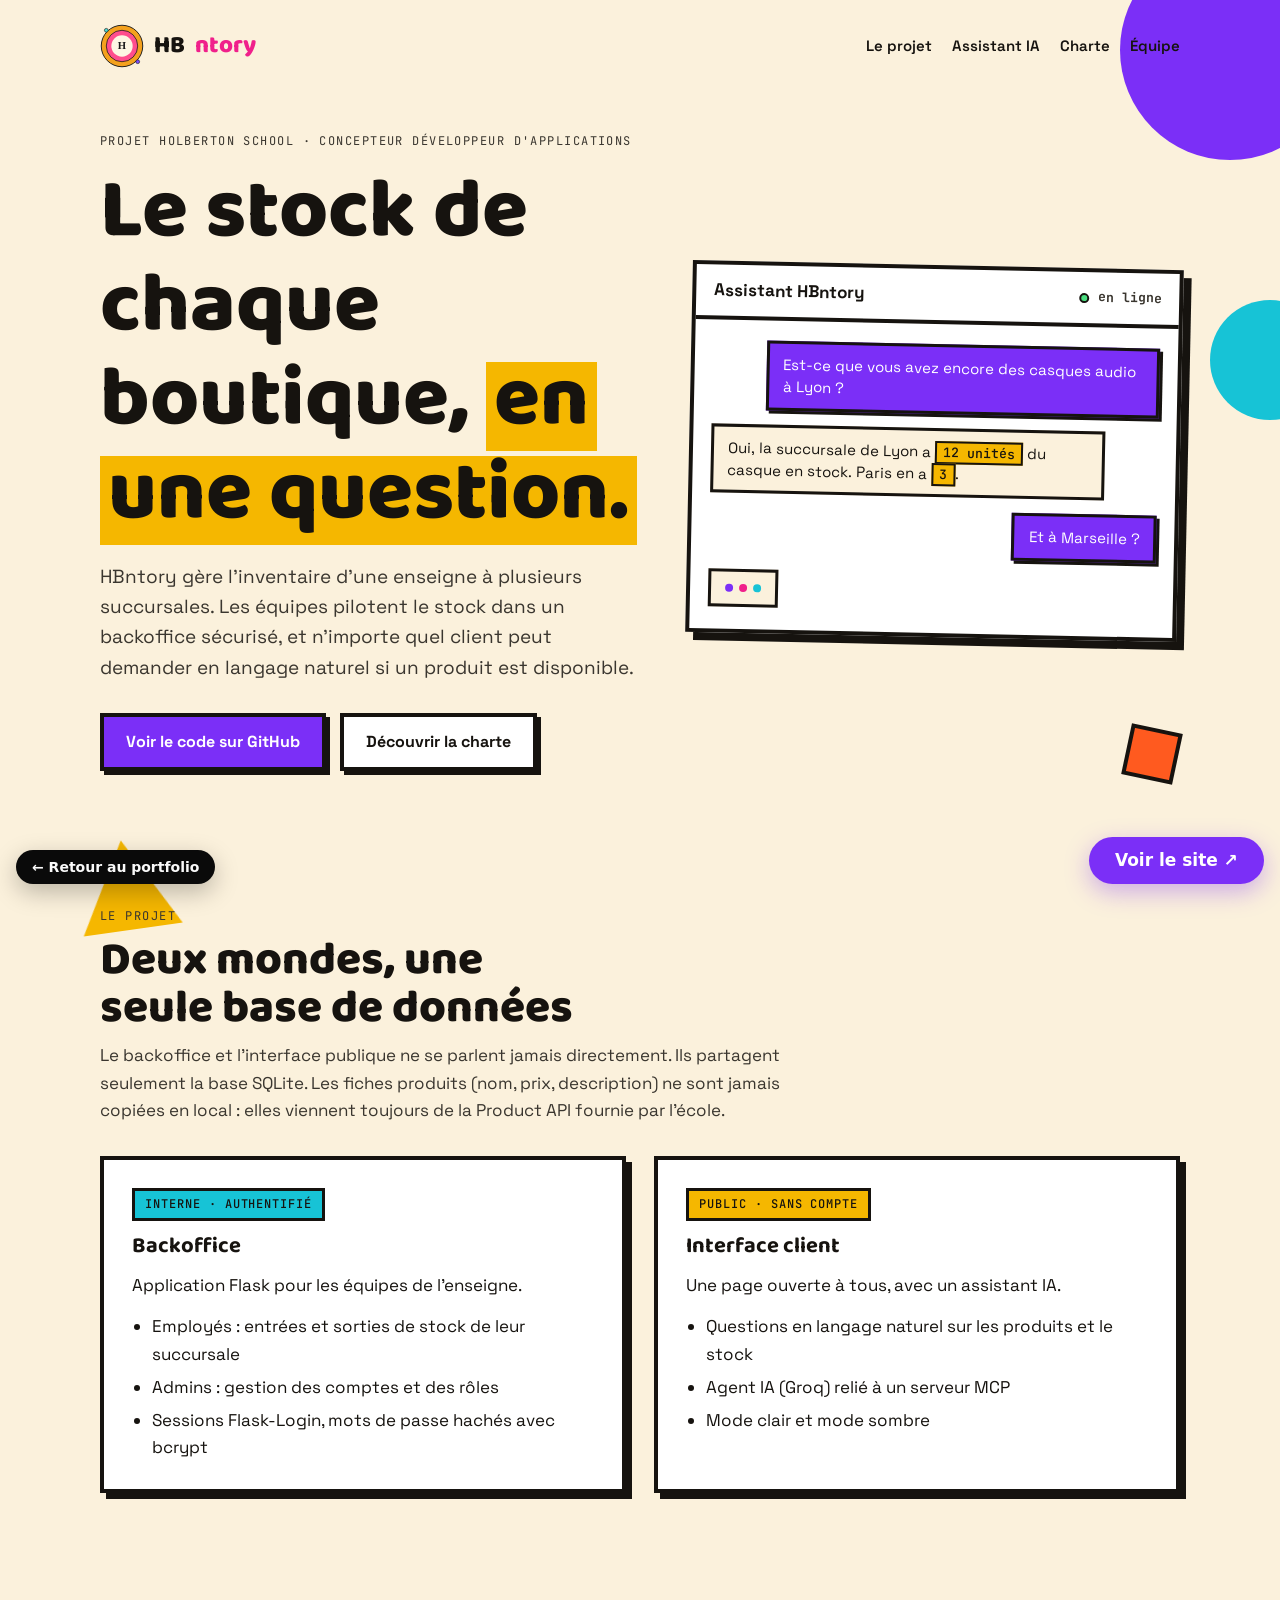
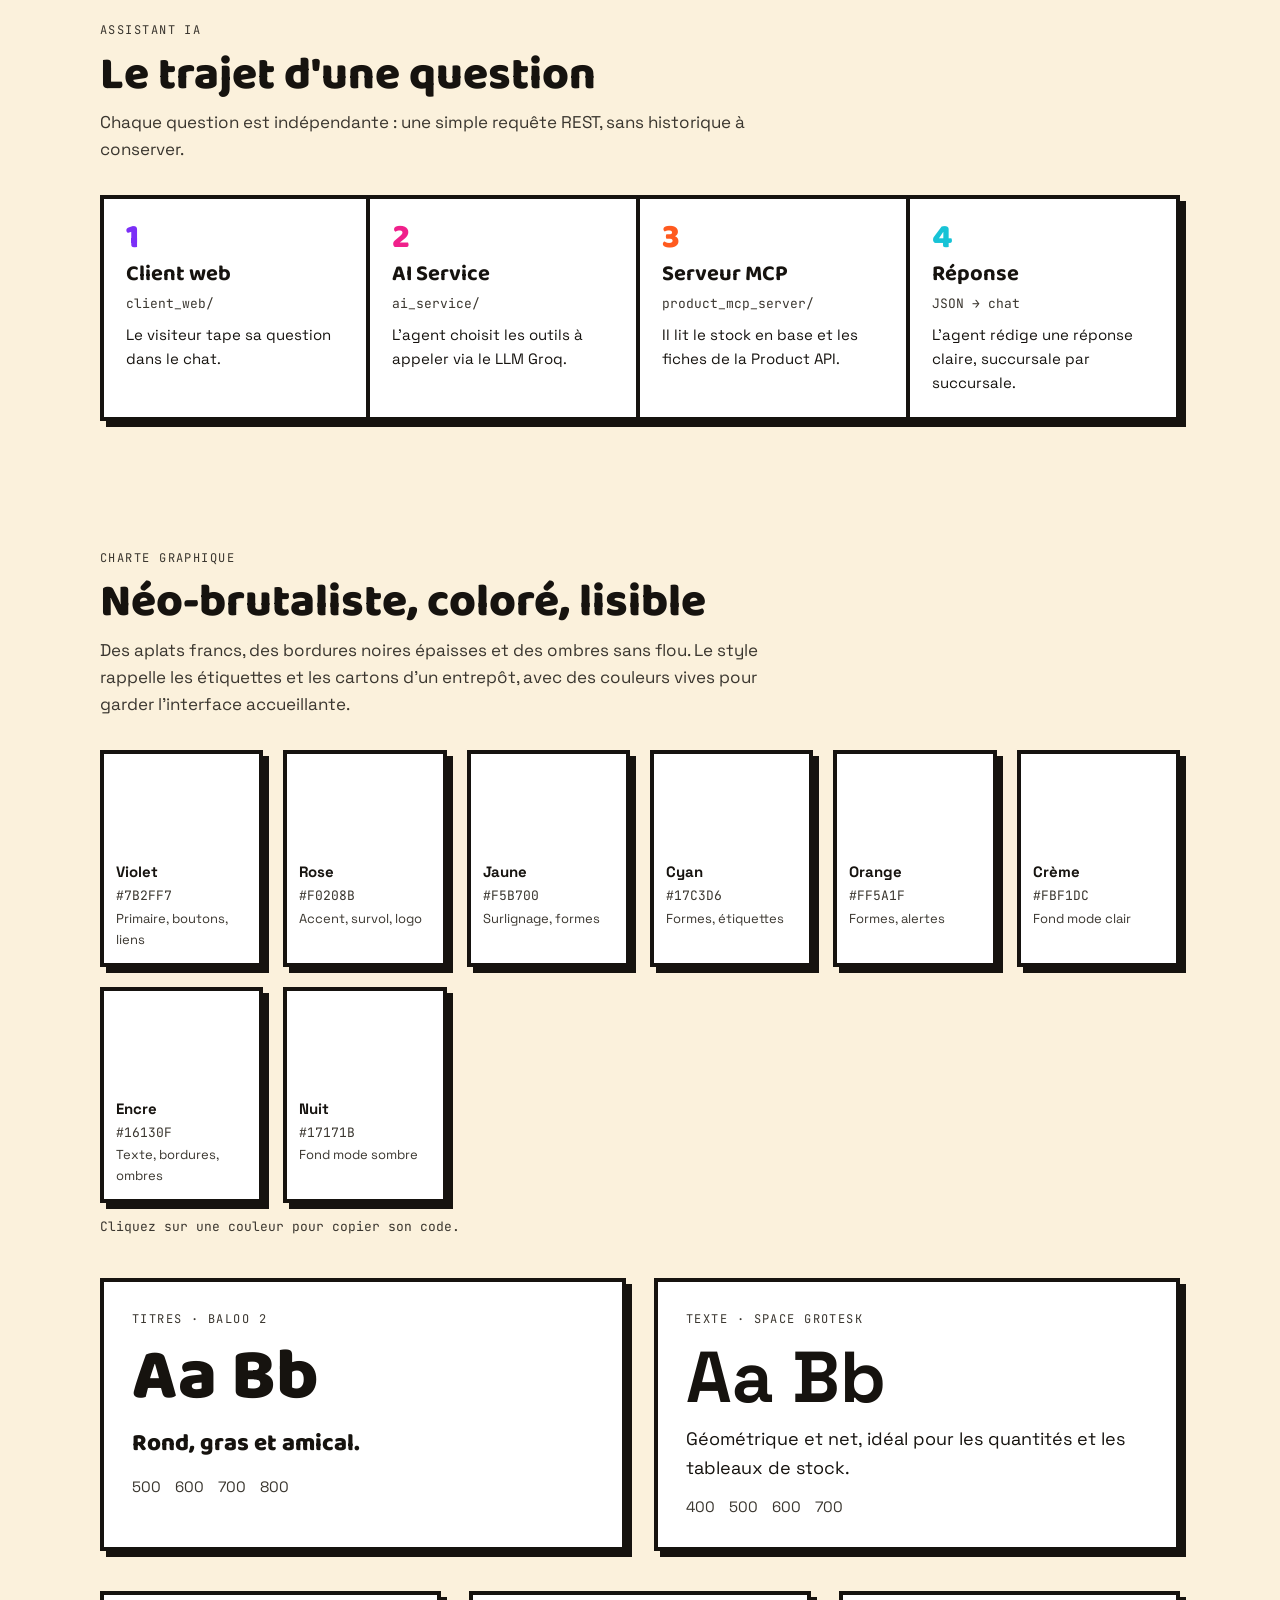
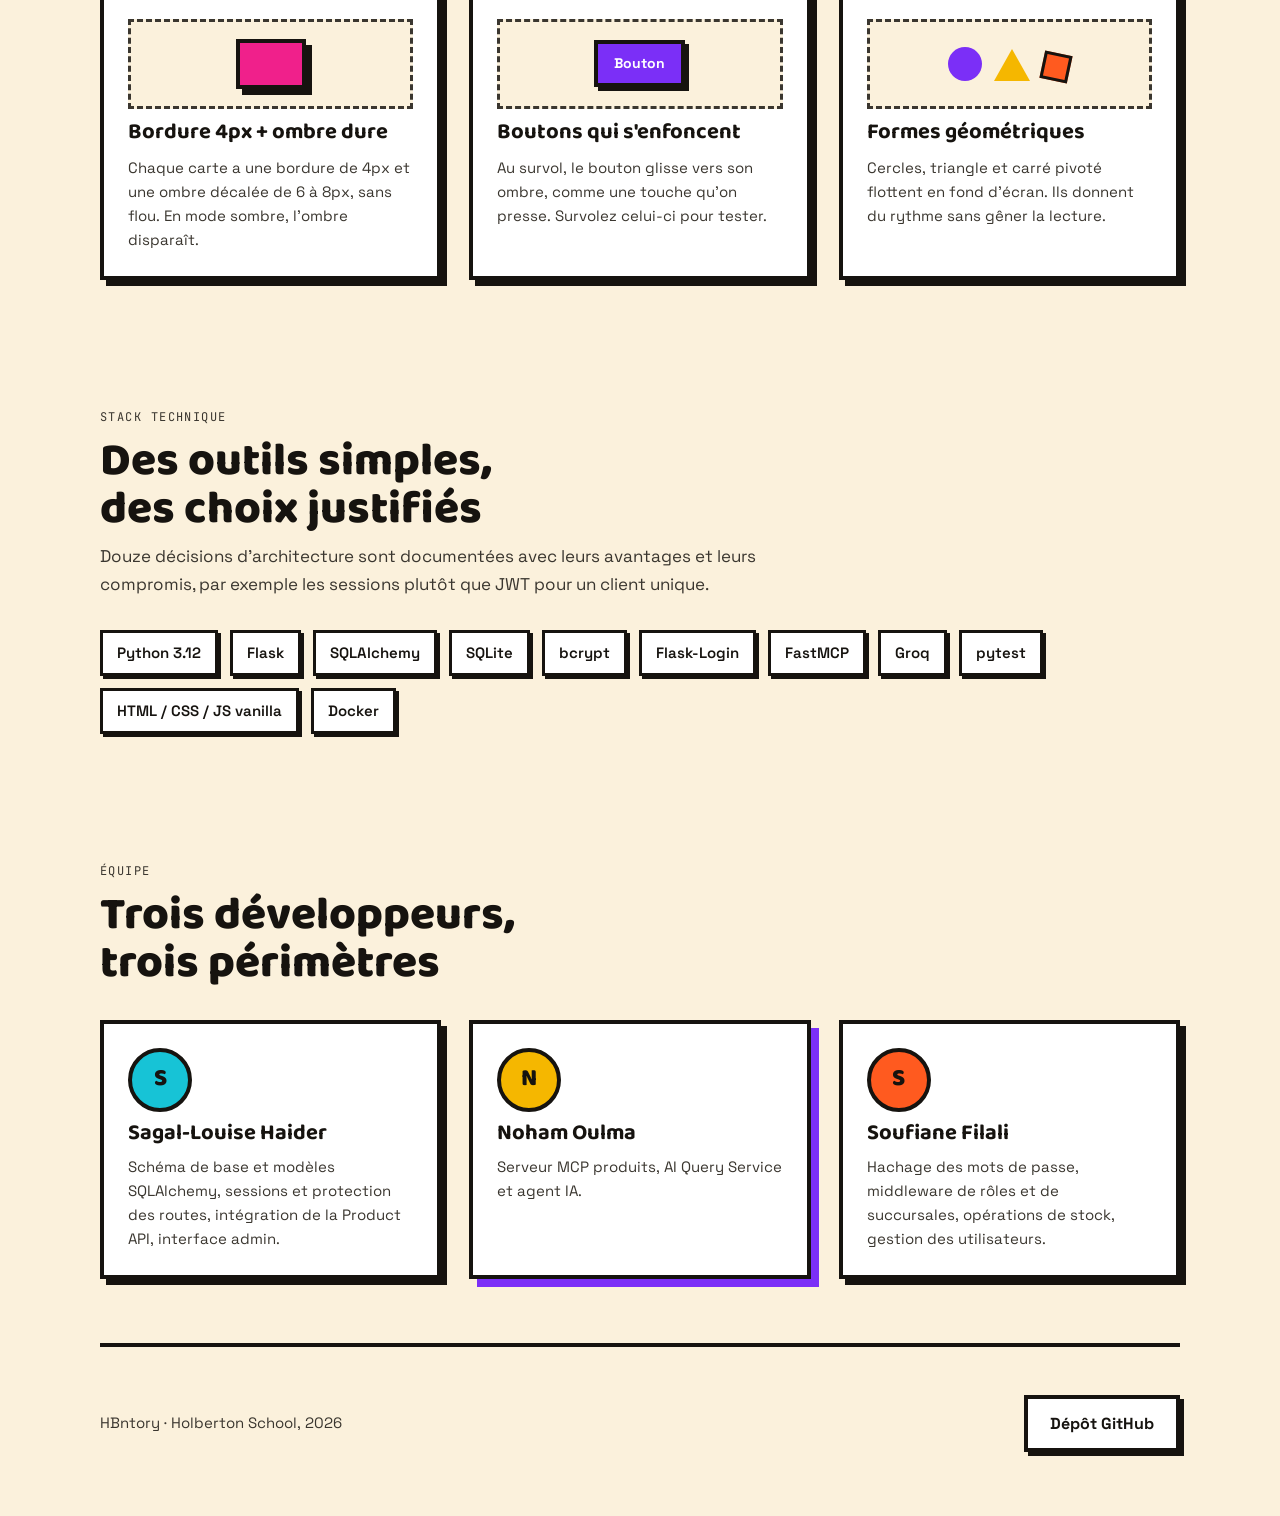
<file: projets/hbntory.html>
<!doctype html><html><head><meta charset=utf8><meta name=viewport content="width=device-width,initial-scale=1,viewport-fit=cover"><style>:root{color-scheme:light;box-sizing:border-box;padding-top:env(safe-area-inset-top,0px);padding-bottom:env(safe-area-inset-bottom,0px)}html{scroll-padding-top:env(safe-area-inset-top,0px)}body{margin:0;padding:0;font:14px -apple-system,BlinkMacSystemFont,sans-serif;background:#faf9f5;color:#141413}img{max-width:100%}[hidden]:not([hidden=until-found i]){display:none!important}</style></head><body><!-- Lien de retour vers le portfolio --><a href="../index.html" style="position:fixed;left:16px;bottom:16px;z-index:9999;padding:10px 16px;border-radius:999px;background:#0a0a0a;color:#fafafa;font:600 14px/1 system-ui,sans-serif;text-decoration:none;box-shadow:0 8px 24px rgba(0,0,0,.25)">← Retour au portfolio</a><!-- Lien vers le site déployé, en bas à droite -->
<a href="https://hbntory.aeonlabs.fr/" target="_blank" rel="noopener" style="position:fixed;right:16px;bottom:16px;z-index:9999;padding:15px 26px;border-radius:999px;background:#7B2FF7;color:#fff;font:700 17px/1 system-ui,sans-serif;text-decoration:none;box-shadow:0 8px 24px rgba(123,47,247,.35)">Voir le site ↗</a>
<title>HBntory</title>
<link rel="preconnect" href="https://fonts.googleapis.com">
<link rel="preconnect" href="https://fonts.gstatic.com" crossorigin>
<link rel="stylesheet" href="https://fonts.googleapis.com/css2?family=Baloo+2:wght@600;700;800&family=Space+Grotesk:wght@400;500;600;700&family=JetBrains+Mono:wght@500&display=swap">
<style>
  /* Mise en page : colonne unique de blocs néo-brutalistes (bordure épaisse + ombre dure),
     formes géométriques flottantes reprises de l'app HBntory */
  /* Tokens de la charte (valeurs copiées de client_web/index.html) */
  :root {
    --bg: #FBF1DC;        /* fond crème */
    --surface: #FFFFFF;   /* cartes */
    --ink: #16130F;       /* encre principale */
    --muted: #3a362f;     /* texte secondaire */
    --border: #16130F;    /* bordures 4px */
    --shadow: #16130F;    /* ombre dure décalée */
    --violet: #7B2FF7;    /* couleur primaire, liens, boutons */
    --violet-deep: #6A22DE;
    --pink: #F0208B;      /* accent, survol, "ntory" du logo */
    --yellow: #F5B700;
    --cyan: #17C3D6;
    --orange: #FF5A1F;
    --on-accent: #FFFFFF;
    --font-display: 'Baloo 2', 'Trebuchet MS', sans-serif;
    --font-body: 'Space Grotesk', 'Segoe UI', system-ui, sans-serif;
    --font-mono: 'JetBrains Mono', ui-monospace, Menlo, monospace;
  }
  /* Thème sombre : mêmes valeurs que le mode sombre de l'app */
  @media (prefers-color-scheme: dark) {
    :root:not([data-theme="light"]) {
      --bg: #17171B; --surface: #1E1E24; --ink: #EDEDEF; --muted: #9B9BA3;
      --border: #2C2C33; --shadow: #000000; color-scheme: dark;
    }
  }
  :root[data-theme="dark"] {
    --bg: #17171B; --surface: #1E1E24; --ink: #EDEDEF; --muted: #9B9BA3;
    --border: #2C2C33; --shadow: #000000; color-scheme: dark;
  }

  /* Base : fond, police, gouttière latérale */
  * { box-sizing: border-box; }
  body {
    background: var(--bg); color: var(--ink);
    font-family: var(--font-body); font-size: 17px; line-height: 1.6;
    padding-inline: 20px; overflow-x: hidden; -webkit-font-smoothing: antialiased;
  }
  a { color: var(--violet); }
  a:hover { color: var(--pink); }
  :focus-visible { outline: 3px solid var(--pink); outline-offset: 3px; }
  .wrap { max-width: 1080px; margin-inline: auto; position: relative; z-index: 1; }
  h1, h2, h3 { font-family: var(--font-display); line-height: 1.05; text-wrap: balance; margin: 0; }
  h2 { font-size: clamp(32px, 5vw, 46px); font-weight: 800; }
  h3 { font-size: 22px; font-weight: 700; }
  p { margin: 0; }
  .eyebrow {
    font-family: var(--font-mono); font-size: 12px; letter-spacing: .12em;
    text-transform: uppercase; color: var(--muted);
  }

  /* Bloc brutaliste réutilisable : la "signature" de la charte */
  .brut {
    background: var(--surface); border: 4px solid var(--border);
    box-shadow: 6px 6px 0 var(--shadow); border-radius: 0;
  }

  /* Formes géométriques décoratives fixes (comme dans l'app) */
  .shape { position: fixed; z-index: 0; pointer-events: none; }
  .s-circle-v { top: -60px; right: -60px; width: 220px; height: 220px; border-radius: 50%; background: var(--violet); }
  .s-circle-c { top: 300px; right: -50px; width: 120px; height: 120px; border-radius: 50%; background: var(--cyan); }
  .s-tri { bottom: -30px; left: 6%; width: 0; height: 0; border-left: 50px solid transparent; border-right: 50px solid transparent; border-bottom: 90px solid var(--yellow); transform: rotate(-8deg); }
  .s-square { bottom: 120px; right: 8%; width: 52px; height: 52px; background: var(--orange); border: 4px solid var(--border); transform: rotate(12deg); }

  /* Barre du haut : logo + liens */
  .top { display: flex; align-items: center; justify-content: space-between; gap: 16px; padding-block: 24px; flex-wrap: wrap; }
  .logo { display: flex; align-items: center; gap: 10px; font-family: var(--font-display); font-weight: 800; font-size: 24px; text-decoration: none; color: var(--ink); }
  .logo span { color: var(--pink); }
  .top nav { display: flex; gap: 20px; flex-wrap: wrap; font-weight: 600; font-size: 15px; }
  .top nav a { color: var(--ink); text-decoration: none; }
  .top nav a:hover { color: var(--pink); }

  /* Boutons : fond plein, bordure, ombre qui "s'enfonce" au survol */
  .btn {
    display: inline-flex; align-items: center; gap: 8px; padding: 12px 22px;
    font-family: var(--font-body); font-weight: 700; font-size: 16px; text-decoration: none;
    border: 4px solid var(--border); box-shadow: 4px 4px 0 var(--shadow);
    transition: transform .12s, box-shadow .12s;
  }
  .btn:hover { transform: translate(2px, 2px); box-shadow: 2px 2px 0 var(--shadow); }
  .btn-primary { background: var(--violet); color: var(--on-accent); }
  .btn-primary:hover { color: var(--on-accent); background: var(--violet-deep); }
  .btn-ghost { background: var(--surface); color: var(--ink); }
  .btn-ghost:hover { color: var(--ink); }

  /* Hero : titre + aperçu de l'assistant IA */
  .hero { display: grid; grid-template-columns: 1.1fr 1fr; gap: 48px; align-items: center; padding-block: 40px 72px; }
  .hero > * { min-width: 0; }
  .hero h1 { font-size: clamp(46px, 8vw, 84px); font-weight: 800; margin-block: 14px 20px; line-height: 1.12; }
  /* Surlignage limité au corps des lettres (dégradé) pour ne pas recouvrir la ligne du dessus */
  .hero h1 .hl { background: linear-gradient(transparent 22%, var(--yellow) 22%, var(--yellow) 88%, transparent 88%); color: #16130F; padding-inline: 8px; box-decoration-break: clone; -webkit-box-decoration-break: clone; }
  .hero .lead { font-size: 19px; color: var(--muted); max-width: 52ch; }
  .hero .ctas { display: flex; gap: 14px; flex-wrap: wrap; margin-top: 30px; }

  /* Maquette du chat (reprend l'écran "Assistant" du client web) */
  .chat { padding: 0; transform: rotate(1.2deg); box-shadow: 8px 8px 0 var(--shadow); }
  .chat-head { display: flex; align-items: center; justify-content: space-between; padding: 12px 18px; border-bottom: 4px solid var(--border); font-weight: 700; }
  .live { display: inline-flex; align-items: center; gap: 8px; font-size: 13px; font-family: var(--font-mono); color: var(--muted); }
  .live i { width: 10px; height: 10px; border-radius: 50%; background: #4ADE80; border: 2px solid var(--border); animation: pulse 1.6s infinite; }
  .chat-body { display: flex; flex-direction: column; gap: 14px; padding: 20px 18px 22px; }
  .msg { max-width: 88%; padding: 10px 14px; border: 3px solid var(--border); font-size: 15px; line-height: 1.45; }
  .msg.user { align-self: flex-end; background: var(--violet); color: var(--on-accent); box-shadow: 3px 3px 0 var(--shadow); }
  .msg.bot { align-self: flex-start; background: var(--bg); }
  .msg.bot b { font-family: var(--font-mono); font-size: 13px; font-weight: 500; background: var(--yellow); color: #16130F; padding: 1px 6px; border: 2px solid #16130F; }
  .typing { display: flex; gap: 6px; align-self: flex-start; padding: 12px 14px; border: 3px solid var(--border); background: var(--bg); }
  .typing span { width: 8px; height: 8px; border-radius: 50%; background: var(--violet); animation: bounce 1.2s infinite; }
  .typing span:nth-child(2) { animation-delay: .15s; background: var(--pink); }
  .typing span:nth-child(3) { animation-delay: .3s; background: var(--cyan); }
  @keyframes bounce { 0%, 80%, 100% { transform: translateY(0); } 40% { transform: translateY(-9px); } }
  @keyframes pulse { 0%, 100% { opacity: 1; } 50% { opacity: .35; } }

  /* Sections : espacement vertical commun */
  section { padding-block: 64px; }
  .sec-head { display: flex; flex-direction: column; gap: 10px; margin-bottom: 32px; max-width: 64ch; }
  .sec-head p { color: var(--muted); }

  /* Les deux mondes : backoffice vs client public */
  .worlds { display: grid; grid-template-columns: 1fr 1fr; gap: 28px; }
  .world { padding: 28px; display: flex; flex-direction: column; gap: 14px; }
  .world > * { min-width: 0; }
  .tag { align-self: flex-start; font-family: var(--font-mono); font-size: 12px; letter-spacing: .08em; text-transform: uppercase; padding: 4px 10px; border: 3px solid #16130F; color: #16130F; font-weight: 500; }
  .tag.v { background: var(--cyan); }
  .tag.p { background: var(--yellow); }
  .world ul { margin: 0; padding-left: 20px; display: flex; flex-direction: column; gap: 6px; }

  /* Flux d'une question : étapes réellement séquentielles */
  .flow { display: grid; grid-template-columns: repeat(4, 1fr); gap: 0; }
  .step { padding: 22px; border: 4px solid var(--border); margin-left: -4px; background: var(--surface); display: flex; flex-direction: column; gap: 8px; }
  .step:first-child { margin-left: 0; }
  .step .n { font-family: var(--font-display); font-weight: 800; font-size: 34px; line-height: 1; }
  .step:nth-child(1) .n { color: var(--violet); }
  .step:nth-child(2) .n { color: var(--pink); }
  .step:nth-child(3) .n { color: var(--orange); }
  .step:nth-child(4) .n { color: var(--cyan); }
  .step code { font-family: var(--font-mono); font-size: 13px; color: var(--muted); }
  .step p { font-size: 15px; }
  .flow-wrap { box-shadow: 6px 6px 0 var(--shadow); }

  /* Charte graphique : nuancier */
  .swatches { display: grid; grid-template-columns: repeat(auto-fill, minmax(150px, 1fr)); gap: 20px; }
  .sw { padding: 0; display: flex; flex-direction: column; cursor: pointer; text-align: left; font: inherit; color: var(--ink); }
  .sw .chip { height: 96px; border-bottom: 4px solid var(--border); }
  .sw .meta { padding: 10px 12px 12px; display: flex; flex-direction: column; gap: 2px; }
  .sw .meta strong { font-size: 15px; }
  .sw .meta code { font-family: var(--font-mono); font-size: 13px; color: var(--muted); }
  .sw .role { font-size: 13px; color: var(--muted); }
  .sw:hover { transform: translate(2px, 2px); box-shadow: 4px 4px 0 var(--shadow); }
  .copied { font-family: var(--font-mono); font-size: 13px; color: var(--muted); min-height: 1.4em; margin-top: 14px; }

  /* Charte graphique : typographie et éléments */
  .type-grid { display: grid; grid-template-columns: 1fr 1fr; gap: 28px; margin-top: 40px; }
  .type-card { padding: 28px; display: flex; flex-direction: column; gap: 12px; min-width: 0; }
  .specimen { font-size: 72px; line-height: 1; }
  .type-card .d { font-family: var(--font-display); font-weight: 800; }
  .type-card .b { font-family: var(--font-body); font-weight: 700; }
  .weights { display: flex; gap: 14px; flex-wrap: wrap; font-size: 15px; color: var(--muted); }

  .rules { display: grid; grid-template-columns: repeat(3, 1fr); gap: 28px; margin-top: 40px; }
  .rule { padding: 24px; display: flex; flex-direction: column; gap: 12px; min-width: 0; }
  .rule .demo { height: 90px; display: flex; align-items: center; justify-content: center; background: var(--bg); border: 3px dashed var(--muted); }
  .rule p { font-size: 15px; color: var(--muted); }
  .demo-box { width: 70px; height: 50px; background: var(--pink); border: 4px solid var(--border); box-shadow: 6px 6px 0 var(--shadow); }
  .demo-shapes { display: flex; gap: 12px; align-items: flex-end; }
  .demo-shapes i { display: block; }
  .demo-shapes .c { width: 34px; height: 34px; border-radius: 50%; background: var(--violet); }
  .demo-shapes .t { width: 0; height: 0; border-left: 18px solid transparent; border-right: 18px solid transparent; border-bottom: 32px solid var(--yellow); }
  .demo-shapes .q { width: 28px; height: 28px; background: var(--orange); border: 3px solid var(--border); transform: rotate(12deg); }

  /* Stack technique : badges */
  .stack { display: flex; flex-wrap: wrap; gap: 12px; }
  .stack span { padding: 8px 14px; border: 3px solid var(--border); background: var(--surface); font-weight: 600; font-size: 15px; box-shadow: 3px 3px 0 var(--shadow); }

  /* Équipe */
  .team { display: grid; grid-template-columns: repeat(3, 1fr); gap: 28px; }
  .member { padding: 24px; display: flex; flex-direction: column; gap: 10px; min-width: 0; }
  .avatar { width: 64px; height: 64px; border-radius: 50%; border: 4px solid var(--border); display: grid; place-items: center; font-family: var(--font-display); font-weight: 800; font-size: 24px; color: #16130F; }
  .member p { font-size: 15px; color: var(--muted); }
  .member.me { box-shadow: 8px 8px 0 var(--violet); }

  /* Pied de page */
  footer { padding-block: 48px 64px; border-top: 4px solid var(--border); display: flex; justify-content: space-between; gap: 20px; flex-wrap: wrap; align-items: center; }
  footer p { color: var(--muted); font-size: 15px; }

  /* Mobile : tout passe en une colonne */
  @media (max-width: 820px) {
    .hero, .worlds, .type-grid, .rules, .team { grid-template-columns: 1fr; }
    .flow { grid-template-columns: 1fr 1fr; }
    .step { margin: -4px 0 0 -4px; }
    .chat { transform: none; }
    .s-circle-v { width: 140px; height: 140px; }
    .s-square, .s-circle-c { display: none; }
  }
  @media (max-width: 480px) {
    .flow { grid-template-columns: 1fr; }
    .step { margin: -4px 0 0 0; }
    .specimen { font-size: 56px; }
  }
  /* Accessibilité : coupe les animations si demandé */
  @media (prefers-reduced-motion: reduce) {
    *, *::before, *::after { animation: none !important; transition: none !important; }
  }
</style>

<!-- Formes décoratives en arrière-plan -->
<div class="shape s-circle-v" aria-hidden="true"></div>
<div class="shape s-circle-c" aria-hidden="true"></div>
<div class="shape s-tri" aria-hidden="true"></div>
<div class="shape s-square" aria-hidden="true"></div>

<div class="wrap">
  <!-- En-tête : logo officiel du projet + navigation -->
  <header class="top">
    <a class="logo" href="#top" id="top">
      <svg width="44" height="44" viewBox="0 0 140 140" aria-hidden="true">
        <circle cx="70" cy="70" r="66" fill="#f4a11e" stroke="#1a1a1a" stroke-width="3"/>
        <circle cx="70" cy="70" r="50" fill="#ff4d8d" stroke="#1a1a1a" stroke-width="2.5"/>
        <circle cx="70" cy="70" r="34" fill="#fdf6e3"/>
        <text x="70" y="80" text-anchor="middle" font-family="Georgia, serif" font-weight="700" font-size="34" fill="#1a1a1a">H</text>
        <circle cx="20" cy="20" r="6" fill="#4dd9d0" stroke="#1a1a1a" stroke-width="2"/>
        <circle cx="120" cy="120" r="6" fill="#7c4dff" stroke="#1a1a1a" stroke-width="2"/>
      </svg>
      HB<span>ntory</span>
    </a>
    <nav>
      <a href="#projet">Le projet</a>
      <a href="#flux">Assistant IA</a>
      <a href="#charte">Charte</a>
      <a href="#equipe">Équipe</a>
    </nav>
  </header>

  <!-- Hero : promesse du projet + maquette de l'assistant -->
  <div class="hero">
    <div>
      <p class="eyebrow">Projet Holberton School · Concepteur Développeur d'Applications</p>
      <h1>Le stock de chaque boutique, <span class="hl">en une question.</span></h1>
      <p class="lead">HBntory gère l'inventaire d'une enseigne à plusieurs succursales. Les équipes pilotent le stock dans un backoffice sécurisé, et n'importe quel client peut demander en langage naturel si un produit est disponible.</p>
      <div class="ctas">
        <a class="btn btn-primary" href="https://github.com/Souf-F/HBntory-Inventor-Management-Platform">Voir le code sur GitHub</a>
        <a class="btn btn-ghost" href="#charte">Découvrir la charte</a>
      </div>
    </div>

    <div class="brut chat" role="img" aria-label="Exemple de conversation avec l'assistant HBntory">
      <div class="chat-head">
        <span>Assistant HBntory</span>
        <span class="live"><i></i>en ligne</span>
      </div>
      <div class="chat-body">
        <div class="msg user">Est-ce que vous avez encore des casques audio à Lyon ?</div>
        <div class="msg bot">Oui, la succursale de Lyon a <b>12 unités</b> du casque en stock. Paris en a <b>3</b>.</div>
        <div class="msg user">Et à Marseille ?</div>
        <div class="typing" aria-hidden="true"><span></span><span></span><span></span></div>
      </div>
    </div>
  </div>

  <!-- Le projet : les deux mondes qui partagent la même base -->
  <section id="projet">
    <div class="sec-head">
      <p class="eyebrow">Le projet</p>
      <h2>Deux mondes, une seule base de données</h2>
      <p>Le backoffice et l'interface publique ne se parlent jamais directement. Ils partagent seulement la base SQLite. Les fiches produits (nom, prix, description) ne sont jamais copiées en local : elles viennent toujours de la Product API fournie par l'école.</p>
    </div>
    <div class="worlds">
      <div class="brut world">
        <span class="tag v">Interne · authentifié</span>
        <h3>Backoffice</h3>
        <p>Application Flask pour les équipes de l'enseigne.</p>
        <ul>
          <li>Employés : entrées et sorties de stock de leur succursale</li>
          <li>Admins : gestion des comptes et des rôles</li>
          <li>Sessions Flask-Login, mots de passe hachés avec bcrypt</li>
        </ul>
      </div>
      <div class="brut world">
        <span class="tag p">Public · sans compte</span>
        <h3>Interface client</h3>
        <p>Une page ouverte à tous, avec un assistant IA.</p>
        <ul>
          <li>Questions en langage naturel sur les produits et le stock</li>
          <li>Agent IA (Groq) relié à un serveur MCP</li>
          <li>Mode clair et mode sombre</li>
        </ul>
      </div>
    </div>
  </section>

  <!-- Flux : parcours d'une question, dans l'ordre réel -->
  <section id="flux">
    <div class="sec-head">
      <p class="eyebrow">Assistant IA</p>
      <h2>Le trajet d'une question</h2>
      <p>Chaque question est indépendante : une simple requête REST, sans historique à conserver.</p>
    </div>
    <div class="flow-wrap">
      <div class="flow">
        <div class="step"><span class="n">1</span><h3>Client web</h3><code>client_web/</code><p>Le visiteur tape sa question dans le chat.</p></div>
        <div class="step"><span class="n">2</span><h3>AI Service</h3><code>ai_service/</code><p>L'agent choisit les outils à appeler via le LLM Groq.</p></div>
        <div class="step"><span class="n">3</span><h3>Serveur MCP</h3><code>product_mcp_server/</code><p>Il lit le stock en base et les fiches de la Product API.</p></div>
        <div class="step"><span class="n">4</span><h3>Réponse</h3><code>JSON → chat</code><p>L'agent rédige une réponse claire, succursale par succursale.</p></div>
      </div>
    </div>
  </section>

  <!-- Charte graphique : couleurs, typo, règles visuelles -->
  <section id="charte">
    <div class="sec-head">
      <p class="eyebrow">Charte graphique</p>
      <h2>Néo-brutaliste, coloré, lisible</h2>
      <p>Des aplats francs, des bordures noires épaisses et des ombres sans flou. Le style rappelle les étiquettes et les cartons d'un entrepôt, avec des couleurs vives pour garder l'interface accueillante.</p>
    </div>

    <div class="swatches" id="swatches">
      <button class="brut sw" data-hex="#7B2FF7"><span class="chip" style="background:#7B2FF7"></span><span class="meta"><strong>Violet</strong><code>#7B2FF7</code><span class="role">Primaire, boutons, liens</span></span></button>
      <button class="brut sw" data-hex="#F0208B"><span class="chip" style="background:#F0208B"></span><span class="meta"><strong>Rose</strong><code>#F0208B</code><span class="role">Accent, survol, logo</span></span></button>
      <button class="brut sw" data-hex="#F5B700"><span class="chip" style="background:#F5B700"></span><span class="meta"><strong>Jaune</strong><code>#F5B700</code><span class="role">Surlignage, formes</span></span></button>
      <button class="brut sw" data-hex="#17C3D6"><span class="chip" style="background:#17C3D6"></span><span class="meta"><strong>Cyan</strong><code>#17C3D6</code><span class="role">Formes, étiquettes</span></span></button>
      <button class="brut sw" data-hex="#FF5A1F"><span class="chip" style="background:#FF5A1F"></span><span class="meta"><strong>Orange</strong><code>#FF5A1F</code><span class="role">Formes, alertes</span></span></button>
      <button class="brut sw" data-hex="#FBF1DC"><span class="chip" style="background:#FBF1DC"></span><span class="meta"><strong>Crème</strong><code>#FBF1DC</code><span class="role">Fond mode clair</span></span></button>
      <button class="brut sw" data-hex="#16130F"><span class="chip" style="background:#16130F"></span><span class="meta"><strong>Encre</strong><code>#16130F</code><span class="role">Texte, bordures, ombres</span></span></button>
      <button class="brut sw" data-hex="#17171B"><span class="chip" style="background:#17171B"></span><span class="meta"><strong>Nuit</strong><code>#17171B</code><span class="role">Fond mode sombre</span></span></button>
    </div>
    <p class="copied" id="copied" aria-live="polite">Cliquez sur une couleur pour copier son code.</p>

    <div class="type-grid">
      <div class="brut type-card">
        <p class="eyebrow">Titres · Baloo 2</p>
        <div class="specimen d">Aa Bb</div>
        <p class="d" style="font-size:24px">Rond, gras et amical.</p>
        <div class="weights"><span>500</span><span>600</span><span>700</span><span>800</span></div>
      </div>
      <div class="brut type-card">
        <p class="eyebrow">Texte · Space Grotesk</p>
        <div class="specimen b">Aa Bb</div>
        <p style="font-size:18px">Géométrique et net, idéal pour les quantités et les tableaux de stock.</p>
        <div class="weights"><span>400</span><span>500</span><span>600</span><span>700</span></div>
      </div>
    </div>

    <div class="rules">
      <div class="brut rule">
        <div class="demo"><div class="demo-box"></div></div>
        <h3>Bordure 4px + ombre dure</h3>
        <p>Chaque carte a une bordure de 4px et une ombre décalée de 6 à 8px, sans flou. En mode sombre, l'ombre disparaît.</p>
      </div>
      <div class="brut rule">
        <div class="demo"><a class="btn btn-primary" href="#charte" style="padding:8px 16px;font-size:14px">Bouton</a></div>
        <h3>Boutons qui s'enfoncent</h3>
        <p>Au survol, le bouton glisse vers son ombre, comme une touche qu'on presse. Survolez celui-ci pour tester.</p>
      </div>
      <div class="brut rule">
        <div class="demo"><div class="demo-shapes"><i class="c"></i><i class="t"></i><i class="q"></i></div></div>
        <h3>Formes géométriques</h3>
        <p>Cercles, triangle et carré pivoté flottent en fond d'écran. Ils donnent du rythme sans gêner la lecture.</p>
      </div>
    </div>
  </section>

  <!-- Stack technique -->
  <section>
    <div class="sec-head">
      <p class="eyebrow">Stack technique</p>
      <h2>Des outils simples, des choix justifiés</h2>
      <p>Douze décisions d'architecture sont documentées avec leurs avantages et leurs compromis, par exemple les sessions plutôt que JWT pour un client unique.</p>
    </div>
    <div class="stack">
      <span>Python 3.12</span><span>Flask</span><span>SQLAlchemy</span><span>SQLite</span><span>bcrypt</span><span>Flask-Login</span><span>FastMCP</span><span>Groq</span><span>pytest</span><span>HTML / CSS / JS vanilla</span><span>Docker</span>
    </div>
  </section>

  <!-- Équipe : répartition réelle des tâches (README) -->
  <section id="equipe">
    <div class="sec-head">
      <p class="eyebrow">Équipe</p>
      <h2>Trois développeurs, trois périmètres</h2>
    </div>
    <div class="team">
      <div class="brut member">
        <div class="avatar" style="background:var(--cyan)">S</div>
        <h3>Sagal-Louise Haider</h3>
        <p>Schéma de base et modèles SQLAlchemy, sessions et protection des routes, intégration de la Product API, interface admin.</p>
      </div>
      <div class="brut member me">
        <div class="avatar" style="background:var(--yellow)">N</div>
        <h3>Noham Oulma</h3>
        <p>Serveur MCP produits, AI Query Service et agent IA.</p>
      </div>
      <div class="brut member">
        <div class="avatar" style="background:var(--orange)">S</div>
        <h3>Soufiane Filali</h3>
        <p>Hachage des mots de passe, middleware de rôles et de succursales, opérations de stock, gestion des utilisateurs.</p>
      </div>
    </div>
  </section>

  <!-- Pied de page -->
  <footer>
    <p>HBntory · Holberton School, 2026</p>
    <a class="btn btn-ghost" href="https://github.com/Souf-F/HBntory-Inventor-Management-Platform">Dépôt GitHub</a>
  </footer>
</div>

<script>
  // Copie le code hexa d'une couleur au clic sur une pastille du nuancier
  const out = document.getElementById('copied');
  document.getElementById('swatches').addEventListener('click', (e) => {
    const sw = e.target.closest('.sw');
    if (!sw) return;
    const hex = sw.dataset.hex;
    navigator.clipboard.writeText(hex)
      .then(() => { out.textContent = hex + ' copié dans le presse-papiers.'; })
      .catch(() => { out.textContent = 'Copie impossible ici. Code : ' + hex; });
  });
</script>

</body></html>
</file>
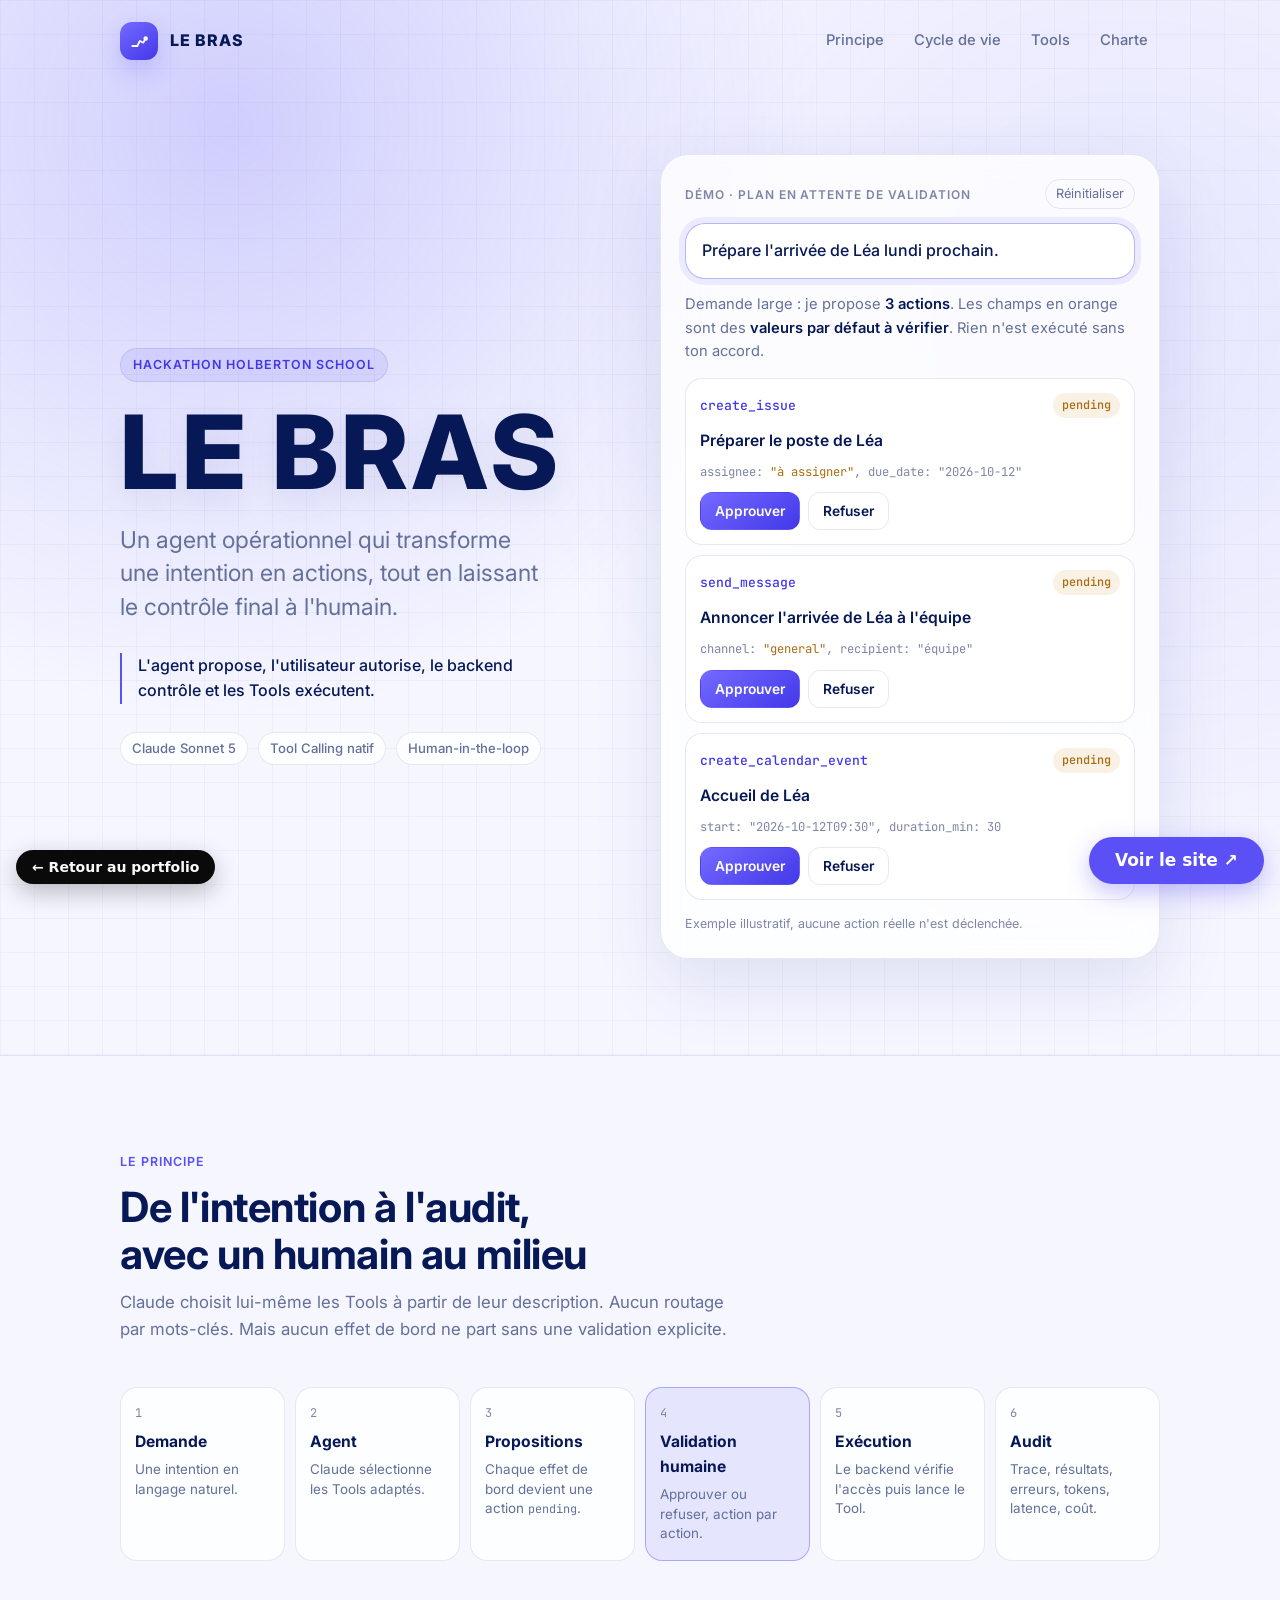
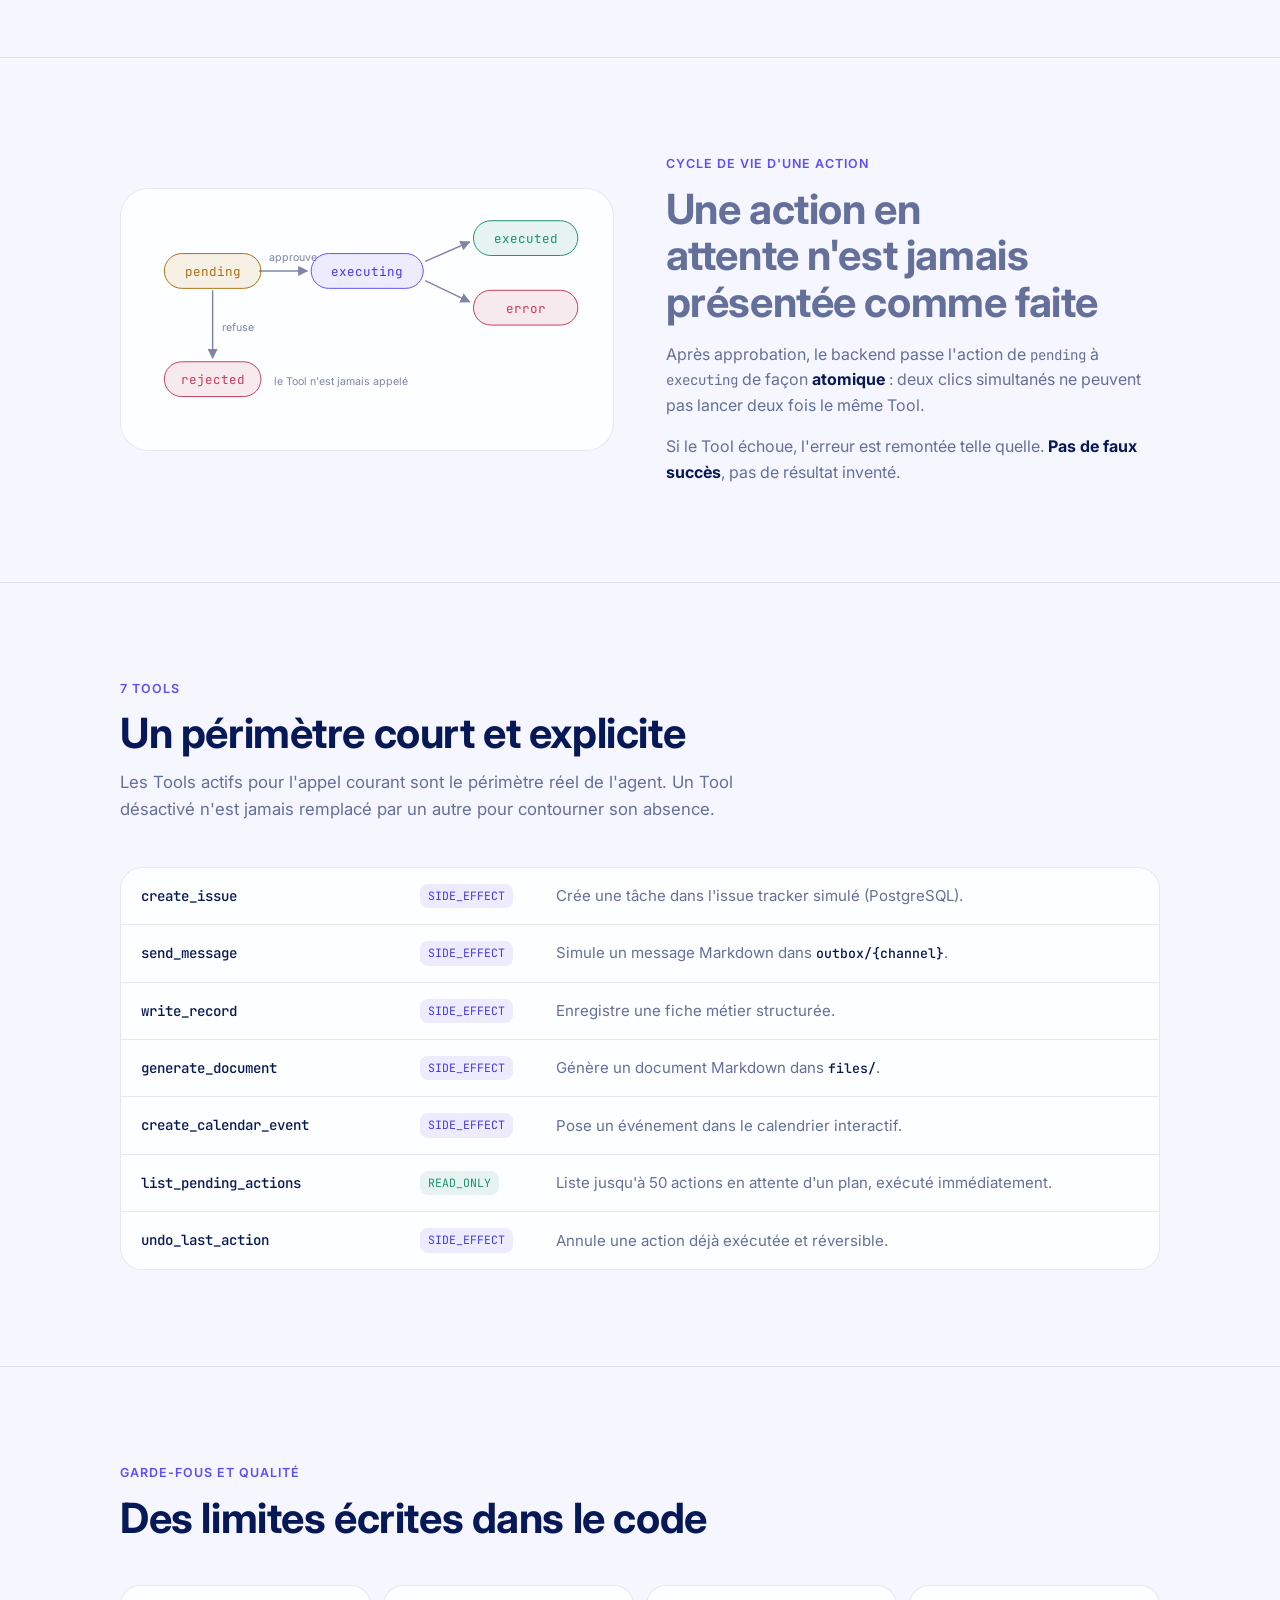
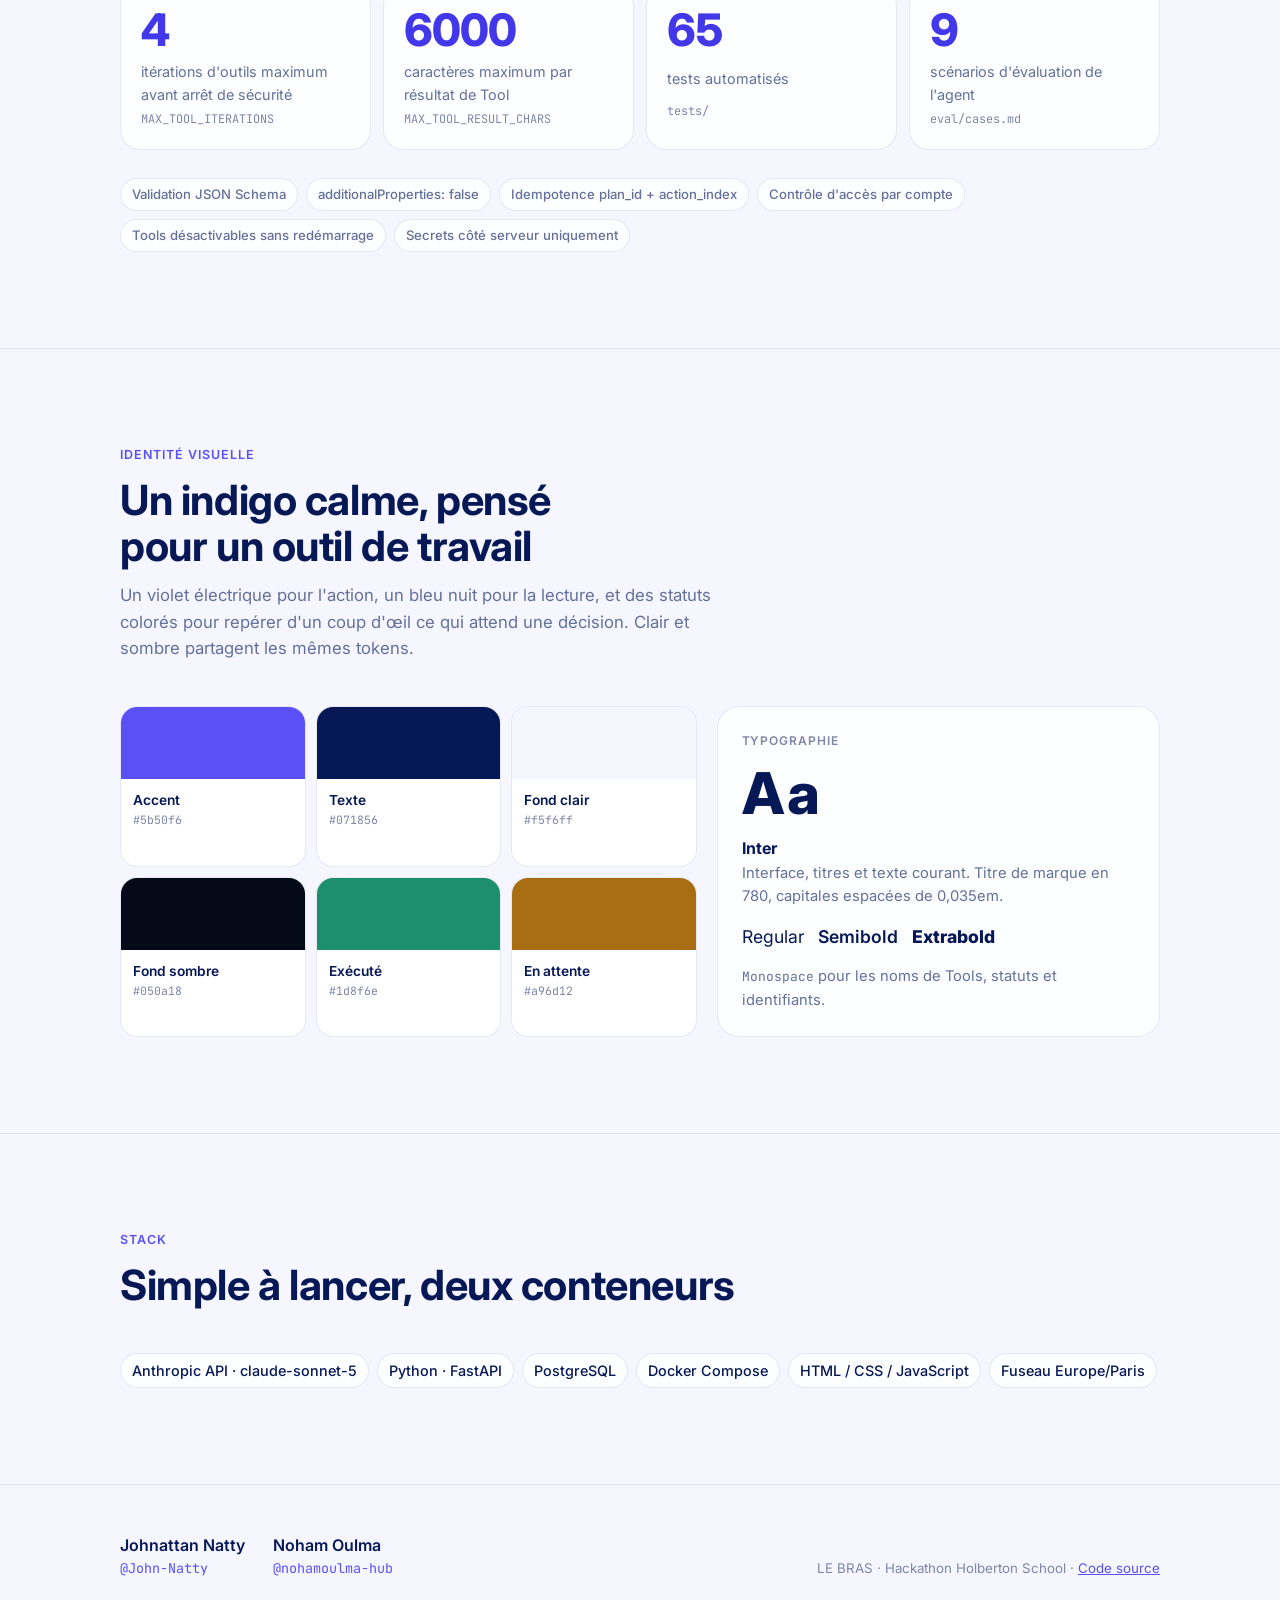
<file: projets/le-bras.html>
<!doctype html><html><head><meta charset=utf8><meta name=viewport content="width=device-width,initial-scale=1,viewport-fit=cover"><style>:root{color-scheme:light;box-sizing:border-box;padding-top:env(safe-area-inset-top,0px);padding-bottom:env(safe-area-inset-bottom,0px)}html{scroll-padding-top:env(safe-area-inset-top,0px)}body{margin:0;padding:0;font:14px -apple-system,BlinkMacSystemFont,sans-serif;background:#faf9f5;color:#141413}img{max-width:100%}[hidden]:not([hidden=until-found i]){display:none!important}</style></head><body><!-- Lien de retour vers le portfolio --><a href="../index.html" style="position:fixed;left:16px;bottom:16px;z-index:9999;padding:10px 16px;border-radius:999px;background:#0a0a0a;color:#fafafa;font:600 14px/1 system-ui,sans-serif;text-decoration:none;box-shadow:0 8px 24px rgba(0,0,0,.25)">← Retour au portfolio</a><!-- Lien vers le site déployé, en bas à droite -->
<a href="https://lebras.nohamoulma.fr/" target="_blank" rel="noopener" style="position:fixed;right:16px;bottom:16px;z-index:9999;padding:15px 26px;border-radius:999px;background:#5b50f6;color:#fff;font:700 17px/1 system-ui,sans-serif;text-decoration:none;box-shadow:0 8px 24px rgba(91,80,246,.35)">Voir le site ↗</a>
<title>LE BRAS</title>
<link rel="preconnect" href="https://fonts.googleapis.com">
<link rel="preconnect" href="https://fonts.gstatic.com" crossorigin>
<link rel="stylesheet" href="https://fonts.googleapis.com/css2?family=Inter:wght@400;500;600;700;800&family=JetBrains+Mono:wght@400;500&display=swap">
<style>
/* Mise en page : une colonne centrée, fond quadrillé comme l'app, une démo interactive dans le hero */
/* Tokens repris tels quels de frontend/style.css (charte du projet) */
:root {
    --background: #f5f6ff;
    --background-deep: #e8ebff;
    --surface: rgba(255, 255, 255, 0.82);
    --surface-solid: #ffffff;
    --surface-muted: rgba(240, 241, 255, 0.78);
    --text: #071856;
    --text-secondary: #64709a;
    --text-soft: #7e86a6;
    --accent: #5b50f6;
    --accent-strong: #4238e9;
    --accent-soft: rgba(91, 80, 246, 0.1);
    --accent-glow: rgba(91, 80, 246, 0.24);
    --border: rgba(91, 80, 246, 0.42);
    --border-soft: rgba(26, 43, 111, 0.1);
    --grid-line: rgba(94, 87, 220, 0.05);
    --success: #1d8f6e;
    --success-soft: rgba(29, 143, 110, 0.1);
    --warning: #a96d12;
    --warning-soft: rgba(202, 137, 34, 0.12);
    --danger: #c33d58;
    --danger-soft: rgba(195, 61, 88, 0.1);
    --on-accent: #ffffff;
    --shadow: 0 24px 70px rgba(58, 67, 145, 0.12);
    --shadow-soft: 0 12px 32px rgba(58, 67, 145, 0.09);
    --focus: 0 0 0 4px rgba(91, 80, 246, 0.2);
    --font-sans: "Inter", ui-sans-serif, -apple-system, BlinkMacSystemFont, "Segoe UI", sans-serif;
    --font-mono: "JetBrains Mono", ui-monospace, SFMono-Regular, Menlo, monospace;
}
/* Thème sombre : mêmes noms de tokens, valeurs du thème sombre de l'app */
@media (prefers-color-scheme: dark) {
    :root:not([data-theme="light"]) {
        color-scheme: dark;
        --background: #050a18;
        --background-deep: #090f25;
        --surface: rgba(10, 17, 40, 0.82);
        --surface-solid: #0c132b;
        --surface-muted: rgba(17, 24, 54, 0.86);
        --text: #f5f6ff;
        --text-secondary: #a7a9d7;
        --text-soft: #8489ae;
        --accent: #7768ff;
        --accent-strong: #9187ff;
        --accent-soft: rgba(119, 104, 255, 0.14);
        --accent-glow: rgba(95, 78, 255, 0.42);
        --border: rgba(112, 91, 255, 0.78);
        --border-soft: rgba(159, 164, 222, 0.13);
        --grid-line: rgba(140, 132, 255, 0.06);
        --success: #54d2ad;
        --success-soft: rgba(84, 210, 173, 0.1);
        --warning: #f0bb62;
        --warning-soft: rgba(240, 187, 98, 0.11);
        --danger: #ff8098;
        --danger-soft: rgba(255, 128, 152, 0.1);
        --shadow: 0 26px 80px rgba(0, 0, 0, 0.34);
        --shadow-soft: 0 14px 34px rgba(0, 0, 0, 0.24);
        --focus: 0 0 0 4px rgba(119, 104, 255, 0.26);
    }
}
:root[data-theme="dark"] {
    color-scheme: dark;
    --background: #050a18;
    --background-deep: #090f25;
    --surface: rgba(10, 17, 40, 0.82);
    --surface-solid: #0c132b;
    --surface-muted: rgba(17, 24, 54, 0.86);
    --text: #f5f6ff;
    --text-secondary: #a7a9d7;
    --text-soft: #8489ae;
    --accent: #7768ff;
    --accent-strong: #9187ff;
    --accent-soft: rgba(119, 104, 255, 0.14);
    --accent-glow: rgba(95, 78, 255, 0.42);
    --border: rgba(112, 91, 255, 0.78);
    --border-soft: rgba(159, 164, 222, 0.13);
    --grid-line: rgba(140, 132, 255, 0.06);
    --success: #54d2ad;
    --success-soft: rgba(84, 210, 173, 0.1);
    --warning: #f0bb62;
    --warning-soft: rgba(240, 187, 98, 0.11);
    --danger: #ff8098;
    --danger-soft: rgba(255, 128, 152, 0.1);
    --shadow: 0 26px 80px rgba(0, 0, 0, 0.34);
    --shadow-soft: 0 14px 34px rgba(0, 0, 0, 0.24);
    --focus: 0 0 0 4px rgba(119, 104, 255, 0.26);
}

/* Base : police, fond et couleur de texte pour toute la page */
* { box-sizing: border-box; }
body {
    margin: 0;
    font-family: var(--font-sans);
    font-size: 16px;
    line-height: 1.6;
    color: var(--text);
    background: var(--background);
    -webkit-font-smoothing: antialiased;
}
a { color: var(--accent); }
button { font: inherit; color: inherit; }
:focus-visible { outline: none; box-shadow: var(--focus); border-radius: 10px; }
h1, h2, h3 { text-wrap: balance; margin: 0; }
p { margin: 0; }
code, .mono { font-family: var(--font-mono); font-size: 0.88em; }

/* Conteneur : largeur max et marge latérale de 16px minimum */
.wrap {
    width: 100%;
    max-width: 1120px;
    margin-inline: auto;
    padding-inline: clamp(16px, 4vw, 40px);
}

/* Fond quadrillé + halos violets, comme l'écran d'accueil de l'app */
.backdrop {
    position: relative;
    background:
        radial-gradient(circle at 18% 12%, var(--accent-glow), transparent 42%),
        radial-gradient(circle at 88% 30%, var(--accent-soft), transparent 46%),
        linear-gradient(var(--grid-line) 1px, transparent 1px) 0 0 / 34px 34px,
        linear-gradient(90deg, var(--grid-line) 1px, transparent 1px) 0 0 / 34px 34px,
        var(--background);
}

/* Barre du haut : logo + navigation */
.topbar {
    display: flex;
    align-items: center;
    justify-content: space-between;
    gap: 16px;
    padding-block: 22px;
    flex-wrap: wrap;
}
.logo { display: flex; align-items: center; gap: 12px; font-weight: 800; letter-spacing: 0.06em; text-decoration: none; color: var(--text); }
.logo-mark {
    display: grid; place-items: center;
    width: 38px; height: 38px; border-radius: 12px;
    background: linear-gradient(145deg, #756aff, var(--accent-strong));
    color: var(--on-accent);
    box-shadow: 0 10px 24px var(--accent-glow);
}
.nav { display: flex; gap: 6px; flex-wrap: wrap; }
.nav a {
    color: var(--text-secondary); text-decoration: none; font-size: 0.92rem; font-weight: 500;
    padding: 6px 12px; border-radius: 999px;
}
.nav a:hover { background: var(--accent-soft); color: var(--accent-strong); }

/* Hero : titre à gauche, démo à droite (empilés sur mobile) */
.hero {
    display: grid;
    grid-template-columns: minmax(0, 1fr) minmax(0, 1.05fr);
    gap: clamp(28px, 5vw, 64px);
    align-items: center;
    padding-block: clamp(32px, 6vw, 72px) clamp(56px, 8vw, 96px);
}
.eyebrow {
    display: inline-flex; align-items: center; gap: 8px;
    font-size: 0.78rem; font-weight: 600; letter-spacing: 0.08em; text-transform: uppercase;
    color: var(--accent-strong);
    background: var(--accent-soft);
    border: 1px solid var(--border-soft);
    padding: 6px 12px; border-radius: 999px;
}
.hero h1 {
    margin-top: 22px;
    font-size: clamp(3.4rem, 9vw, 6.4rem);
    font-weight: 800;
    letter-spacing: 0.035em;
    line-height: 0.95;
    text-shadow: 0 10px 32px rgba(25, 38, 104, 0.08);
}
.hero .lede {
    margin-top: 22px;
    max-width: 30ch;
    font-size: clamp(1.15rem, 2vw, 1.45rem);
    color: var(--text-secondary);
    line-height: 1.45;
}
.motto {
    margin-top: 28px;
    padding-left: 16px;
    border-left: 2px solid var(--accent);
    color: var(--text);
    font-weight: 500;
    max-width: 44ch;
}
.hero-meta { margin-top: 28px; display: flex; gap: 10px; flex-wrap: wrap; }
.chip {
    font-size: 0.82rem; font-weight: 500; color: var(--text-secondary);
    background: var(--surface); border: 1px solid var(--border-soft);
    padding: 5px 11px; border-radius: 999px;
}

/* Démo : maquette de l'interface (demande + actions en attente) */
.demo {
    background: var(--surface);
    border: 1px solid var(--border-soft);
    border-radius: 28px;
    box-shadow: var(--shadow);
    backdrop-filter: blur(18px);
    padding: clamp(16px, 2.4vw, 24px);
    display: grid;
    gap: 14px;
    min-width: 0;
}
.demo-head { display: flex; justify-content: space-between; align-items: center; gap: 10px; flex-wrap: wrap; }
.demo-label { font-size: 0.75rem; font-weight: 600; letter-spacing: 0.08em; text-transform: uppercase; color: var(--text-soft); }
.reset {
    border: 1px solid var(--border-soft); background: transparent; cursor: pointer;
    font-size: 0.8rem; padding: 4px 10px; border-radius: 999px; color: var(--text-secondary);
}
.reset:hover { color: var(--accent-strong); border-color: var(--border); }
.prompt {
    border: 1.5px solid var(--border);
    border-radius: 20px;
    padding: 14px 16px;
    background: var(--surface-solid);
    box-shadow: 0 0 0 6px var(--accent-soft);
    font-weight: 500;
}
.agent-reply { font-size: 0.92rem; color: var(--text-secondary); }
.agent-reply strong { color: var(--text); font-weight: 600; }

/* Carte d'action : un Tool proposé, son statut et les boutons de décision */
.action {
    border: 1px solid var(--border-soft);
    border-radius: 17px;
    background: var(--surface-solid);
    padding: 14px;
    display: grid;
    gap: 10px;
    min-width: 0;
    transition: border-color 200ms ease;
}
.action[data-state="executed"] { border-color: var(--success); }
.action[data-state="rejected"] { opacity: 0.62; }
.action-top { display: flex; justify-content: space-between; align-items: center; gap: 10px; flex-wrap: wrap; }
.tool-name { font-family: var(--font-mono); font-size: 0.82rem; color: var(--accent-strong); font-weight: 500; }
.action-title { font-weight: 600; font-size: 0.98rem; }
.args { font-family: var(--font-mono); font-size: 0.76rem; color: var(--text-soft); overflow-wrap: anywhere; }
.default { color: var(--warning); }
.action-btns { display: flex; gap: 8px; flex-wrap: wrap; }
.btn {
    border: 1px solid var(--border-soft); border-radius: 12px; cursor: pointer;
    padding: 7px 14px; font-size: 0.86rem; font-weight: 600; background: transparent;
    transition: transform 120ms ease, background 160ms ease;
}
.btn:active { transform: scale(0.97); }
.btn-approve { background: linear-gradient(145deg, #756aff, var(--accent-strong)); color: var(--on-accent); border-color: transparent; }
.btn-reject:hover { background: var(--danger-soft); color: var(--danger); }
.btn[disabled] { cursor: default; opacity: 0.4; }

/* Pastilles de statut : une couleur par état du cycle de vie */
.status {
    font-family: var(--font-mono); font-size: 0.74rem; font-weight: 500;
    padding: 3px 9px; border-radius: 999px; white-space: nowrap;
}
.s-pending { color: var(--warning); background: var(--warning-soft); }
.s-executing { color: var(--accent-strong); background: var(--accent-soft); }
.s-executed { color: var(--success); background: var(--success-soft); }
.s-rejected, .s-error { color: var(--danger); background: var(--danger-soft); }
.demo-note { font-size: 0.78rem; color: var(--text-soft); }

/* Sections génériques : espacement vertical et en-têtes */
section.block { padding-block: clamp(56px, 8vw, 96px); border-top: 1px solid var(--border-soft); }
.section-head { display: grid; gap: 12px; max-width: 62ch; margin-bottom: clamp(28px, 4vw, 44px); }
.kicker { font-size: 0.78rem; font-weight: 600; letter-spacing: 0.08em; text-transform: uppercase; color: var(--accent); }
.section-head h2 { font-size: clamp(1.8rem, 3.6vw, 2.6rem); font-weight: 700; letter-spacing: -0.01em; line-height: 1.12; }
.section-head p { color: var(--text-secondary); font-size: 1.05rem; }

/* Pipeline : les 6 étapes réelles du flux, de la demande à l'audit */
.pipeline {
    list-style: none; margin: 0; padding: 0;
    display: grid;
    grid-template-columns: repeat(6, minmax(0, 1fr));
    gap: 10px;
    counter-reset: step;
}
.pipeline li {
    counter-increment: step;
    position: relative;
    padding: 16px 14px;
    border-radius: 17px;
    background: var(--surface);
    border: 1px solid var(--border-soft);
    display: grid; gap: 6px; align-content: start;
    min-width: 0;
}
.pipeline li::before {
    content: counter(step);
    font-family: var(--font-mono); font-size: 0.75rem; color: var(--text-soft);
}
.pipeline li.human { border-color: var(--border); background: var(--accent-soft); }
.pipeline strong { font-size: 0.98rem; }
.pipeline span { font-size: 0.84rem; color: var(--text-secondary); line-height: 1.45; }

/* Cycle de vie : schéma des transitions d'état d'une action */
.lifecycle {
    display: grid;
    grid-template-columns: minmax(0, 1fr) minmax(0, 1fr);
    gap: clamp(24px, 4vw, 56px);
    align-items: center;
}
.lc-diagram {
    background: var(--surface); border: 1px solid var(--border-soft); border-radius: 28px;
    padding: 24px; overflow-x: auto;
}
.lc-diagram svg { display: block; width: 100%; min-width: 420px; height: auto; }
.lc-text { display: grid; gap: 16px; color: var(--text-secondary); max-width: 52ch; min-width: 0; }
.lc-text p strong { color: var(--text); }

/* Liste des 7 Tools : une ligne par Tool, colonnes alignées */
.tools { border: 1px solid var(--border-soft); border-radius: 22px; overflow: hidden; background: var(--surface); }
.tool-row {
    display: grid;
    grid-template-columns: minmax(170px, 0.9fr) 120px minmax(0, 2fr);
    gap: 16px; align-items: center;
    padding: 16px 20px;
    border-top: 1px solid var(--border-soft);
}
.tool-row:first-child { border-top: 0; }
.tool-row code { color: var(--text); font-weight: 500; }
.tool-row p { color: var(--text-secondary); font-size: 0.94rem; }
.type { font-family: var(--font-mono); font-size: 0.72rem; padding: 3px 8px; border-radius: 8px; justify-self: start; }
.t-side { color: var(--accent-strong); background: var(--accent-soft); }
.t-read { color: var(--success); background: var(--success-soft); }

/* Chiffres clés : garde-fous et qualité, chiffres alignés */
.figures { display: grid; grid-template-columns: repeat(4, minmax(0, 1fr)); gap: 12px; }
.figure { padding: 20px; border-radius: 20px; background: var(--surface); border: 1px solid var(--border-soft); display: grid; gap: 4px; }
.figure b { font-size: clamp(2rem, 4vw, 2.8rem); font-weight: 800; letter-spacing: -0.02em; color: var(--accent-strong); font-variant-numeric: tabular-nums; line-height: 1.1; }
.figure span { font-size: 0.9rem; color: var(--text-secondary); }
.figure code { color: var(--text-soft); font-size: 0.74rem; }
.guards { margin-top: 28px; display: flex; flex-wrap: wrap; gap: 8px; }

/* Charte graphique : nuancier et typographie du projet */
.identity { display: grid; grid-template-columns: minmax(0, 1.3fr) minmax(0, 1fr); gap: 20px; }
.swatches { display: grid; grid-template-columns: repeat(3, minmax(0, 1fr)); gap: 10px; }
.swatch { border-radius: 17px; overflow: hidden; border: 1px solid var(--border-soft); background: var(--surface-solid); }
.swatch i { display: block; height: 72px; }
.swatch div { padding: 10px 12px; display: grid; }
.swatch b { font-size: 0.86rem; font-weight: 600; }
.swatch span { font-family: var(--font-mono); font-size: 0.72rem; color: var(--text-soft); }
.type-card { border-radius: 22px; background: var(--surface); border: 1px solid var(--border-soft); padding: 24px; display: grid; gap: 14px; align-content: start; min-width: 0; }
.type-card .big { font-size: 3.6rem; font-weight: 800; letter-spacing: 0.035em; line-height: 1; }
.type-card p { color: var(--text-secondary); font-size: 0.92rem; }
.weights { display: flex; gap: 14px; flex-wrap: wrap; font-size: 1.1rem; }

/* Stack technique + auteurs dans le pied de page */
.stack { display: flex; flex-wrap: wrap; gap: 8px; }
.stack .chip { font-size: 0.9rem; color: var(--text); }
footer { padding-block: 48px; border-top: 1px solid var(--border-soft); }
.foot { display: flex; justify-content: space-between; gap: 24px; flex-wrap: wrap; align-items: end; }
.authors { display: flex; gap: 28px; flex-wrap: wrap; }
.author { display: grid; }
.author b { font-weight: 600; }
.author a { font-family: var(--font-mono); font-size: 0.84rem; text-decoration: none; }
.author a:hover { text-decoration: underline; }
.foot small { color: var(--text-soft); }

/* Responsive : on empile les grilles sur tablette puis mobile */
@media (max-width: 920px) {
    .hero, .lifecycle, .identity { grid-template-columns: minmax(0, 1fr); }
    .pipeline { grid-template-columns: repeat(3, minmax(0, 1fr)); }
    .figures { grid-template-columns: repeat(2, minmax(0, 1fr)); }
}
@media (max-width: 600px) {
    .pipeline { grid-template-columns: repeat(2, minmax(0, 1fr)); }
    .tool-row { grid-template-columns: minmax(0, 1fr) auto; gap: 6px 12px; }
    .tool-row p { grid-column: 1 / -1; }
    .swatches { grid-template-columns: repeat(2, minmax(0, 1fr)); }
    .nav { display: none; }
}
@media (prefers-reduced-motion: reduce) {
    * { transition: none !important; animation: none !important; }
}
</style>

<!-- Fond quadrillé partagé par la barre du haut et le hero -->
<div class="backdrop">
    <div class="wrap">
        <header class="topbar">
            <a class="logo" href="#top" id="top">
                <span class="logo-mark" aria-hidden="true">
                    <svg width="20" height="20" viewBox="0 0 24 24" fill="none" stroke="currentColor" stroke-width="2.2" stroke-linecap="round" stroke-linejoin="round"><path d="M4 18h6l3-6 4 2 3-5"/><circle cx="20" cy="9" r="1.6" fill="currentColor"/></svg>
                </span>
                LE BRAS
            </a>
            <nav class="nav" aria-label="Sections">
                <a href="#principe">Principe</a>
                <a href="#cycle">Cycle de vie</a>
                <a href="#tools">Tools</a>
                <a href="#charte">Charte</a>
            </nav>
        </header>

        <!-- Hero : promesse du projet + démo cliquable -->
        <div class="hero">
            <div>
                <span class="eyebrow">Hackathon Holberton School</span>
                <h1>LE BRAS</h1>
                <p class="lede">Un agent opérationnel qui transforme une intention en actions, tout en laissant le contrôle final à l'humain.</p>
                <p class="motto">L'agent propose, l'utilisateur autorise, le backend contrôle et les Tools exécutent.</p>
                <div class="hero-meta">
                    <span class="chip">Claude Sonnet 5</span>
                    <span class="chip">Tool Calling natif</span>
                    <span class="chip">Human-in-the-loop</span>
                </div>
            </div>

            <div class="demo" aria-label="Démonstration interactive">
                <div class="demo-head">
                    <span class="demo-label">Démo · plan en attente de validation</span>
                    <button class="reset" id="reset" type="button">Réinitialiser</button>
                </div>
                <div class="prompt">Prépare l'arrivée de Léa lundi prochain.</div>
                <p class="agent-reply">Demande large : je propose <strong>3 actions</strong>. Les champs en orange sont des <strong>valeurs par défaut à vérifier</strong>. Rien n'est exécuté sans ton accord.</p>
                <div id="actions"></div>
                <p class="demo-note">Exemple illustratif, aucune action réelle n'est déclenchée.</p>
            </div>
        </div>
    </div>
</div>

<main>
    <!-- Principe : le flux complet en 6 étapes -->
    <section class="block" id="principe">
        <div class="wrap">
            <div class="section-head">
                <span class="kicker">Le principe</span>
                <h2>De l'intention à l'audit, avec un humain au milieu</h2>
                <p>Claude choisit lui-même les Tools à partir de leur description. Aucun routage par mots-clés. Mais aucun effet de bord ne part sans une validation explicite.</p>
            </div>
            <ol class="pipeline">
                <li><strong>Demande</strong><span>Une intention en langage naturel.</span></li>
                <li><strong>Agent</strong><span>Claude sélectionne les Tools adaptés.</span></li>
                <li><strong>Propositions</strong><span>Chaque effet de bord devient une action <code>pending</code>.</span></li>
                <li class="human"><strong>Validation humaine</strong><span>Approuver ou refuser, action par action.</span></li>
                <li><strong>Exécution</strong><span>Le backend vérifie l'accès puis lance le Tool.</span></li>
                <li><strong>Audit</strong><span>Trace, résultats, erreurs, tokens, latence, coût.</span></li>
            </ol>
        </div>
    </section>

    <!-- Cycle de vie : machine à états d'une action -->
    <section class="block" id="cycle">
        <div class="wrap lifecycle">
            <div class="lc-diagram">
                <svg viewBox="0 0 460 220" role="img" aria-label="pending vers executing vers executed ou error, ou pending vers rejected">
                    <defs>
                        <marker id="arr" viewBox="0 0 10 10" refX="9" refY="5" markerWidth="7" markerHeight="7" orient="auto-start-reverse">
                            <path d="M0 0L10 5L0 10z" style="fill: var(--text-soft)"/>
                        </marker>
                    </defs>
                    <g style="stroke: var(--text-soft)" stroke-width="1.5" fill="none" marker-end="url(#arr)">
                        <path d="M118 60H168"/>
                        <path d="M290 50L336 30"/>
                        <path d="M290 70L336 92"/>
                        <path d="M70 80V150"/>
                    </g>
                    <text x="128" y="50" font-size="11" style="fill: var(--text-soft)" font-family="Inter, sans-serif">approuve</text>
                    <text x="80" y="122" font-size="11" style="fill: var(--text-soft)" font-family="Inter, sans-serif">refuse</text>
                    <g font-family="JetBrains Mono, monospace" font-size="13" text-anchor="middle">
                        <rect x="20" y="42" width="100" height="36" rx="18" style="fill: var(--warning-soft); stroke: var(--warning)"/>
                        <text x="70" y="65" style="fill: var(--warning)">pending</text>
                        <rect x="172" y="42" width="116" height="36" rx="18" style="fill: var(--accent-soft); stroke: var(--accent)"/>
                        <text x="230" y="65" style="fill: var(--accent-strong)">executing</text>
                        <rect x="340" y="8" width="108" height="36" rx="18" style="fill: var(--success-soft); stroke: var(--success)"/>
                        <text x="394" y="31" style="fill: var(--success)">executed</text>
                        <rect x="340" y="80" width="108" height="36" rx="18" style="fill: var(--danger-soft); stroke: var(--danger)"/>
                        <text x="394" y="103" style="fill: var(--danger)">error</text>
                        <rect x="20" y="154" width="100" height="36" rx="18" style="fill: var(--danger-soft); stroke: var(--danger)"/>
                        <text x="70" y="177" style="fill: var(--danger)">rejected</text>
                    </g>
                    <text x="134" y="178" font-size="11" style="fill: var(--text-soft)" font-family="Inter, sans-serif">le Tool n'est jamais appelé</text>
                </svg>
            </div>
            <div class="lc-text">
                <div class="section-head" style="margin-bottom:0">
                    <span class="kicker">Cycle de vie d'une action</span>
                    <h2>Une action en attente n'est jamais présentée comme faite</h2>
                </div>
                <p>Après approbation, le backend passe l'action de <code>pending</code> à <code>executing</code> de façon <strong>atomique</strong> : deux clics simultanés ne peuvent pas lancer deux fois le même Tool.</p>
                <p>Si le Tool échoue, l'erreur est remontée telle quelle. <strong>Pas de faux succès</strong>, pas de résultat inventé.</p>
            </div>
        </div>
    </section>

    <!-- Tools : les 7 outils exposés à Claude -->
    <section class="block" id="tools">
        <div class="wrap">
            <div class="section-head">
                <span class="kicker">7 Tools</span>
                <h2>Un périmètre court et explicite</h2>
                <p>Les Tools actifs pour l'appel courant sont le périmètre réel de l'agent. Un Tool désactivé n'est jamais remplacé par un autre pour contourner son absence.</p>
            </div>
            <div class="tools">
                <div class="tool-row"><code>create_issue</code><span class="type t-side">SIDE_EFFECT</span><p>Crée une tâche dans l'issue tracker simulé (PostgreSQL).</p></div>
                <div class="tool-row"><code>send_message</code><span class="type t-side">SIDE_EFFECT</span><p>Simule un message Markdown dans <code>outbox/{channel}</code>.</p></div>
                <div class="tool-row"><code>write_record</code><span class="type t-side">SIDE_EFFECT</span><p>Enregistre une fiche métier structurée.</p></div>
                <div class="tool-row"><code>generate_document</code><span class="type t-side">SIDE_EFFECT</span><p>Génère un document Markdown dans <code>files/</code>.</p></div>
                <div class="tool-row"><code>create_calendar_event</code><span class="type t-side">SIDE_EFFECT</span><p>Pose un événement dans le calendrier interactif.</p></div>
                <div class="tool-row"><code>list_pending_actions</code><span class="type t-read">READ_ONLY</span><p>Liste jusqu'à 50 actions en attente d'un plan, exécuté immédiatement.</p></div>
                <div class="tool-row"><code>undo_last_action</code><span class="type t-side">SIDE_EFFECT</span><p>Annule une action déjà exécutée et réversible.</p></div>
            </div>
        </div>
    </section>

    <!-- Garde-fous : chiffres clés tirés du code et des tests -->
    <section class="block" id="garde-fous">
        <div class="wrap">
            <div class="section-head">
                <span class="kicker">Garde-fous et qualité</span>
                <h2>Des limites écrites dans le code</h2>
            </div>
            <div class="figures">
                <div class="figure"><b>4</b><span>itérations d'outils maximum avant arrêt de sécurité</span><code>MAX_TOOL_ITERATIONS</code></div>
                <div class="figure"><b>6000</b><span>caractères maximum par résultat de Tool</span><code>MAX_TOOL_RESULT_CHARS</code></div>
                <div class="figure"><b>65</b><span>tests automatisés</span><code>tests/</code></div>
                <div class="figure"><b>9</b><span>scénarios d'évaluation de l'agent</span><code>eval/cases.md</code></div>
            </div>
            <div class="guards">
                <span class="chip">Validation JSON Schema</span>
                <span class="chip">additionalProperties: false</span>
                <span class="chip">Idempotence plan_id + action_index</span>
                <span class="chip">Contrôle d'accès par compte</span>
                <span class="chip">Tools désactivables sans redémarrage</span>
                <span class="chip">Secrets côté serveur uniquement</span>
            </div>
        </div>
    </section>

    <!-- Charte graphique : couleurs et typographie de l'interface -->
    <section class="block" id="charte">
        <div class="wrap">
            <div class="section-head">
                <span class="kicker">Identité visuelle</span>
                <h2>Un indigo calme, pensé pour un outil de travail</h2>
                <p>Un violet électrique pour l'action, un bleu nuit pour la lecture, et des statuts colorés pour repérer d'un coup d'œil ce qui attend une décision. Clair et sombre partagent les mêmes tokens.</p>
            </div>
            <div class="identity">
                <div class="swatches">
                    <div class="swatch"><i style="background:#5b50f6"></i><div><b>Accent</b><span>#5b50f6</span></div></div>
                    <div class="swatch"><i style="background:#071856"></i><div><b>Texte</b><span>#071856</span></div></div>
                    <div class="swatch"><i style="background:#f5f6ff"></i><div><b>Fond clair</b><span>#f5f6ff</span></div></div>
                    <div class="swatch"><i style="background:#050a18"></i><div><b>Fond sombre</b><span>#050a18</span></div></div>
                    <div class="swatch"><i style="background:#1d8f6e"></i><div><b>Exécuté</b><span>#1d8f6e</span></div></div>
                    <div class="swatch"><i style="background:#a96d12"></i><div><b>En attente</b><span>#a96d12</span></div></div>
                </div>
                <div class="type-card">
                    <span class="demo-label">Typographie</span>
                    <div class="big">Aa</div>
                    <div><b>Inter</b><p>Interface, titres et texte courant. Titre de marque en 780, capitales espacées de 0,035em.</p></div>
                    <div class="weights"><span style="font-weight:400">Regular</span><span style="font-weight:600">Semibold</span><span style="font-weight:800">Extrabold</span></div>
                    <p><span class="mono">Monospace</span> pour les noms de Tools, statuts et identifiants.</p>
                </div>
            </div>
        </div>
    </section>

    <!-- Stack technique -->
    <section class="block" id="stack">
        <div class="wrap">
            <div class="section-head">
                <span class="kicker">Stack</span>
                <h2>Simple à lancer, deux conteneurs</h2>
            </div>
            <div class="stack">
                <span class="chip">Anthropic API · claude-sonnet-5</span>
                <span class="chip">Python · FastAPI</span>
                <span class="chip">PostgreSQL</span>
                <span class="chip">Docker Compose</span>
                <span class="chip">HTML / CSS / JavaScript</span>
                <span class="chip">Fuseau Europe/Paris</span>
            </div>
        </div>
    </section>
</main>

<!-- Pied de page : auteurs et liens GitHub -->
<footer>
    <div class="wrap foot">
        <div class="authors">
            <div class="author"><b>Johnattan Natty</b><a href="https://github.com/John-Natty">@John-Natty</a></div>
            <div class="author"><b>Noham Oulma</b><a href="https://github.com/nohamoulma-hub">@nohamoulma-hub</a></div>
        </div>
        <small>LE BRAS · Hackathon Holberton School · <a href="https://github.com/nohamoulma-hub/Holberton-school-Hackathon-Le_Bras">Code source</a></small>
    </div>
</footer>

<script>
// Données de la démo : 3 actions proposées par l'agent pour la demande d'exemple
const SAMPLE = [
    { tool: "create_issue", title: "Préparer le poste de Léa", args: 'assignee: <span class="default">"à assigner"</span>, due_date: "2026-10-12"' },
    { tool: "send_message", title: "Annoncer l'arrivée de Léa à l'équipe", args: 'channel: <span class="default">"general"</span>, recipient: "équipe"' },
    { tool: "create_calendar_event", title: "Accueil de Léa", args: 'start: "2026-10-12T09:30", duration_min: 30' }
];

// Libellés lisibles pour chaque statut
const LABELS = { pending: "pending", executing: "executing", executed: "executed", rejected: "rejected" };

const list = document.getElementById("actions");

// Dessine toutes les cartes à partir de l'état courant (comme un tableau qu'on réaffiche)
function render(states) {
    list.innerHTML = "";
    list.style.display = "grid";
    list.style.gap = "10px";
    SAMPLE.forEach((a, i) => {
        const s = states[i];
        const card = document.createElement("div");
        card.className = "action";
        card.dataset.state = s;
        const locked = s !== "pending";
        card.innerHTML = `
            <div class="action-top">
                <span class="tool-name">${a.tool}</span>
                <span class="status s-${s}">${LABELS[s]}</span>
            </div>
            <div class="action-title">${a.title}</div>
            <div class="args">${a.args}</div>
            <div class="action-btns">
                <button class="btn btn-approve" type="button" data-i="${i}" data-do="approve" ${locked ? "disabled" : ""}>Approuver</button>
                <button class="btn btn-reject" type="button" data-i="${i}" data-do="reject" ${locked ? "disabled" : ""}>Refuser</button>
            </div>`;
        list.appendChild(card);
    });
}

let states = SAMPLE.map(() => "pending");

// Gère un clic : approuver passe par executing puis executed, refuser va direct à rejected
list.addEventListener("click", (e) => {
    const btn = e.target.closest("button[data-do]");
    if (!btn) return;
    const i = Number(btn.dataset.i);
    if (states[i] !== "pending") return;
    if (btn.dataset.do === "reject") {
        states[i] = "rejected";
        render(states);
        return;
    }
    states[i] = "executing";
    render(states);
    setTimeout(() => { states[i] = "executed"; render(states); }, 900);
});

// Remet toutes les actions en attente
document.getElementById("reset").addEventListener("click", () => {
    states = SAMPLE.map(() => "pending");
    render(states);
});

render(states);
</script>

</body></html>
</file>
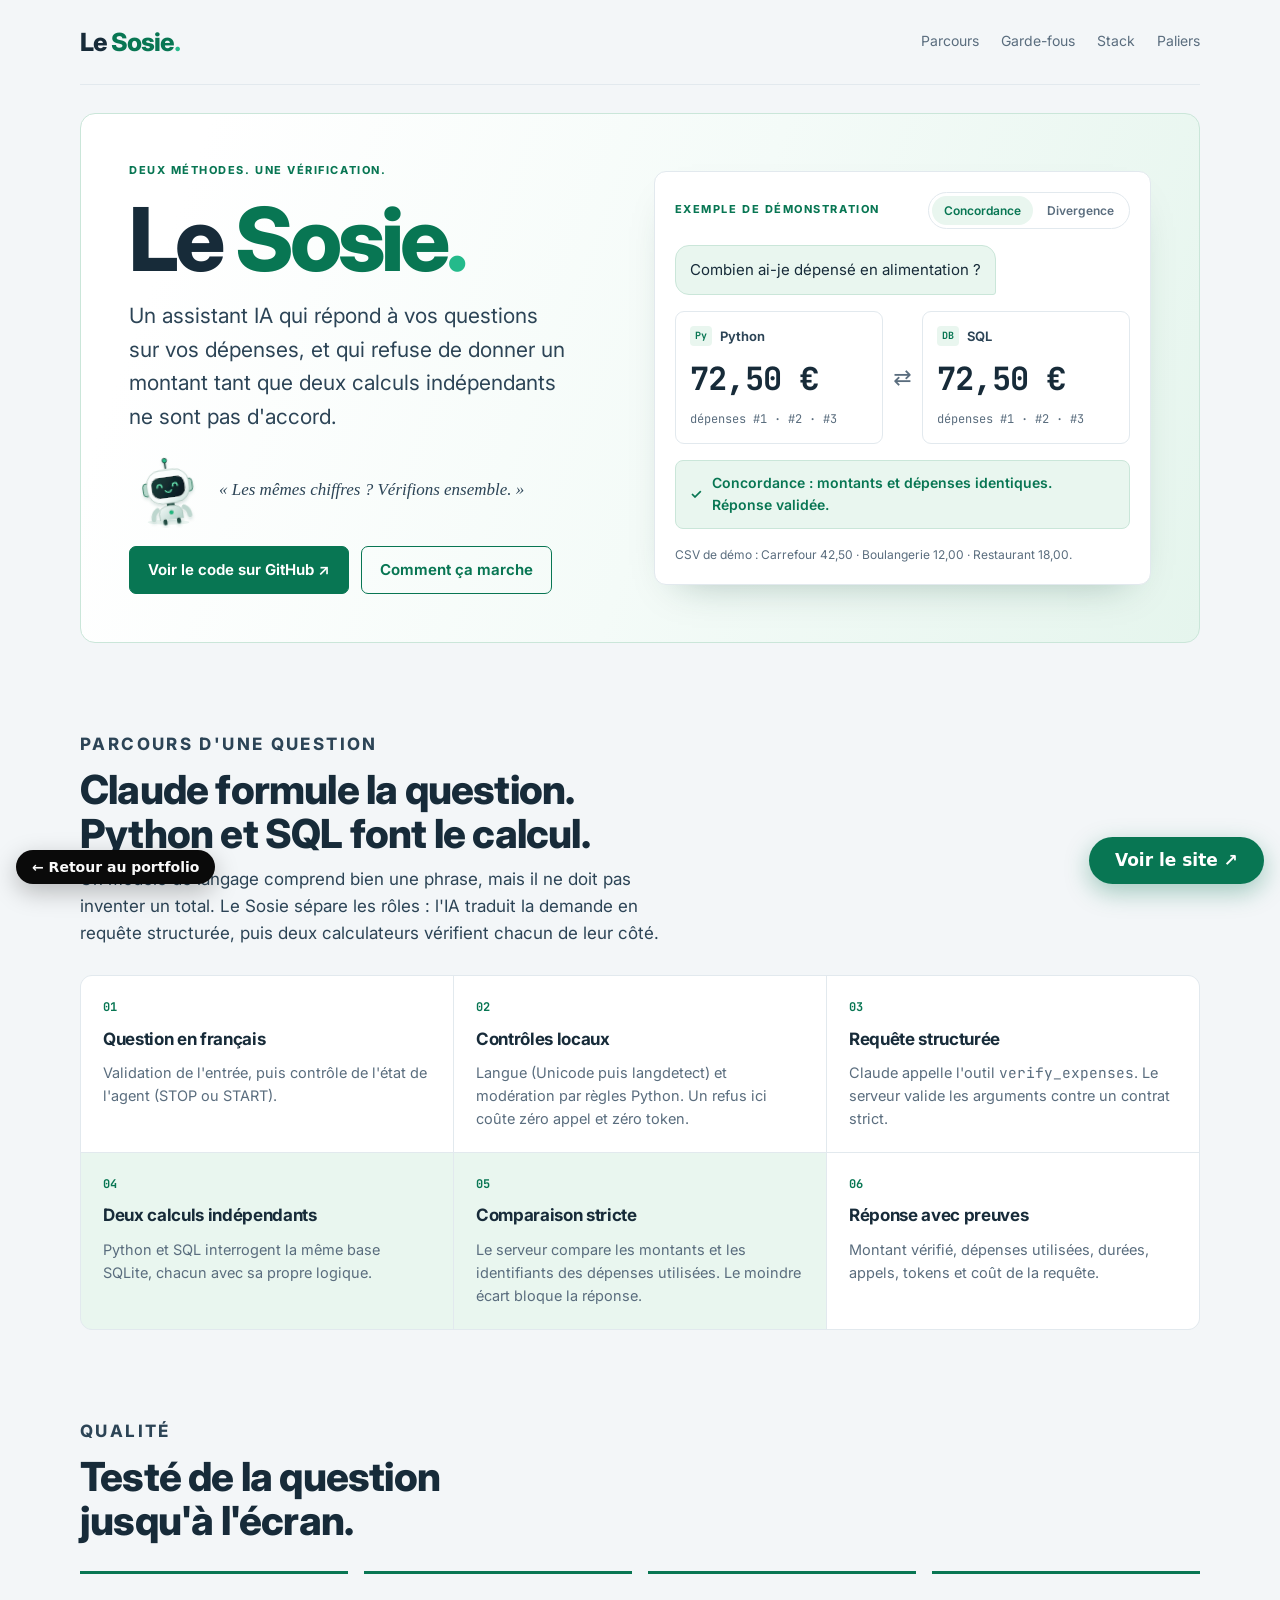
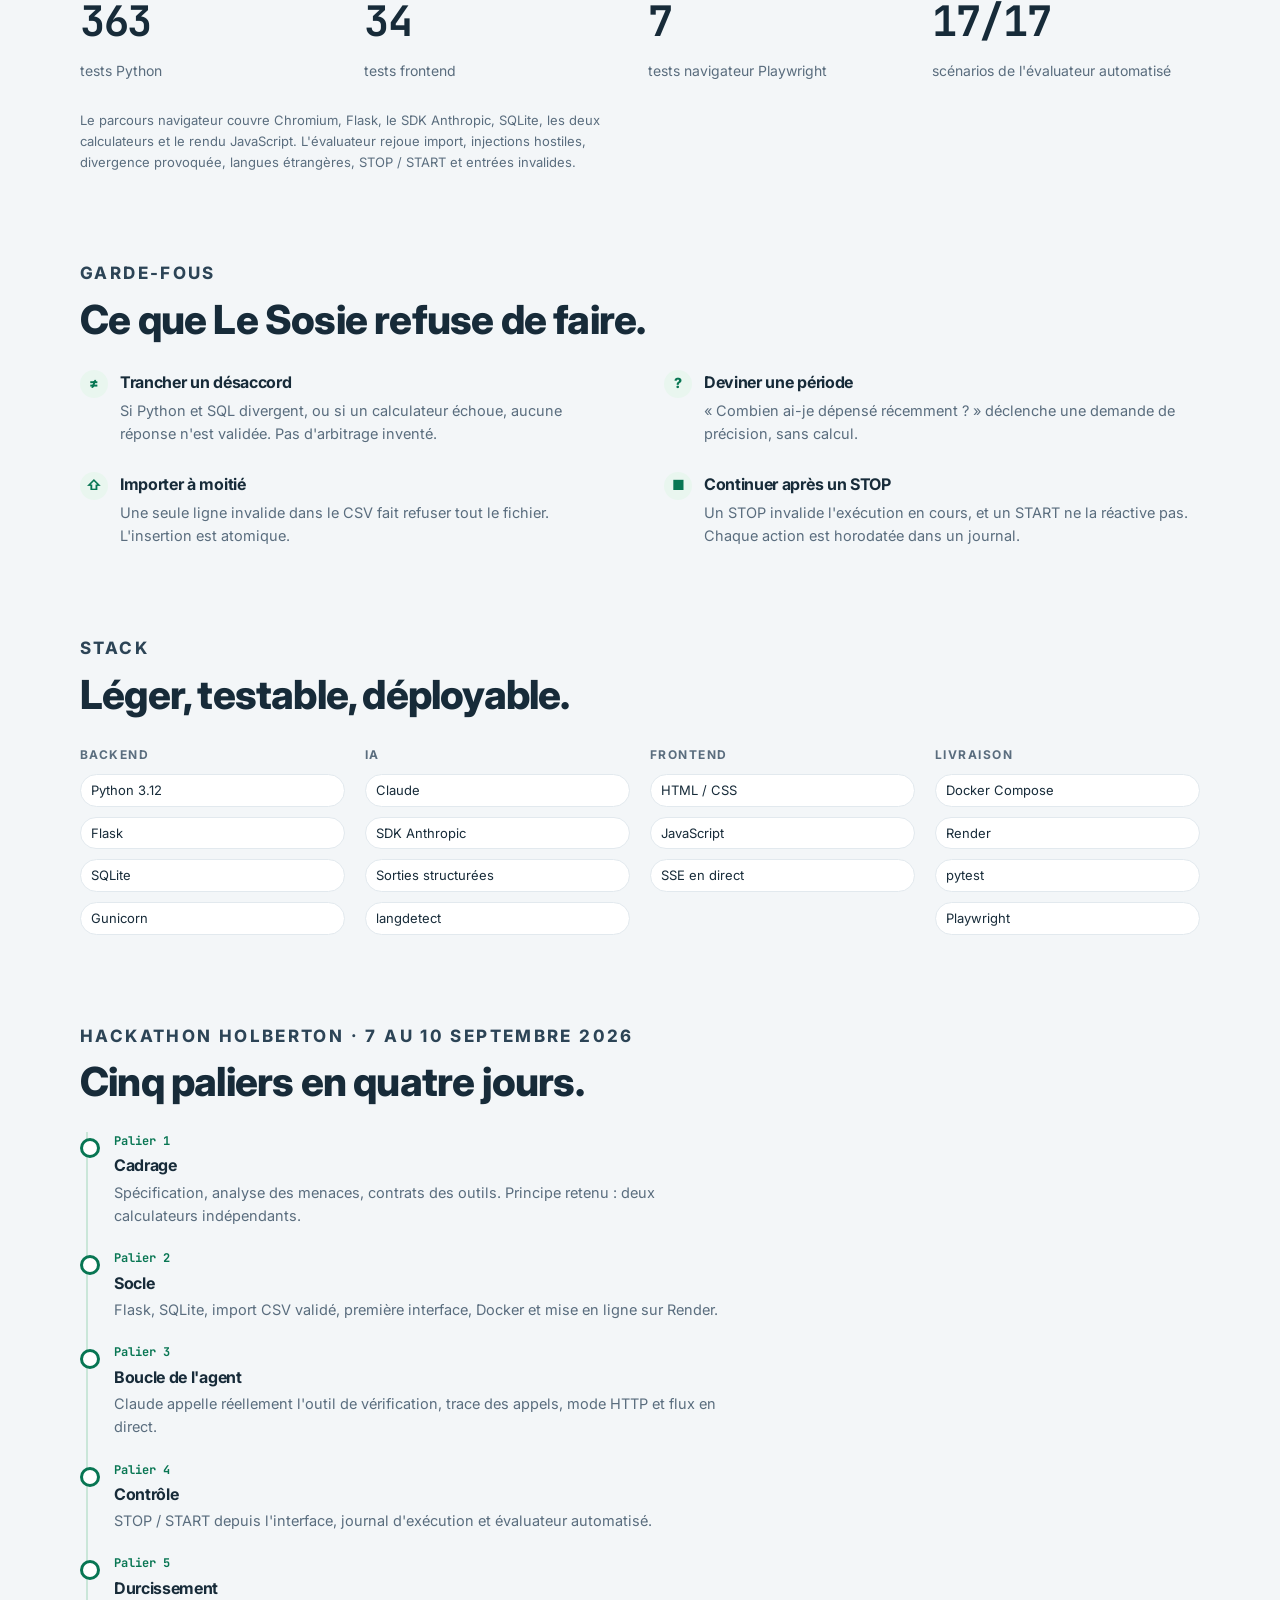
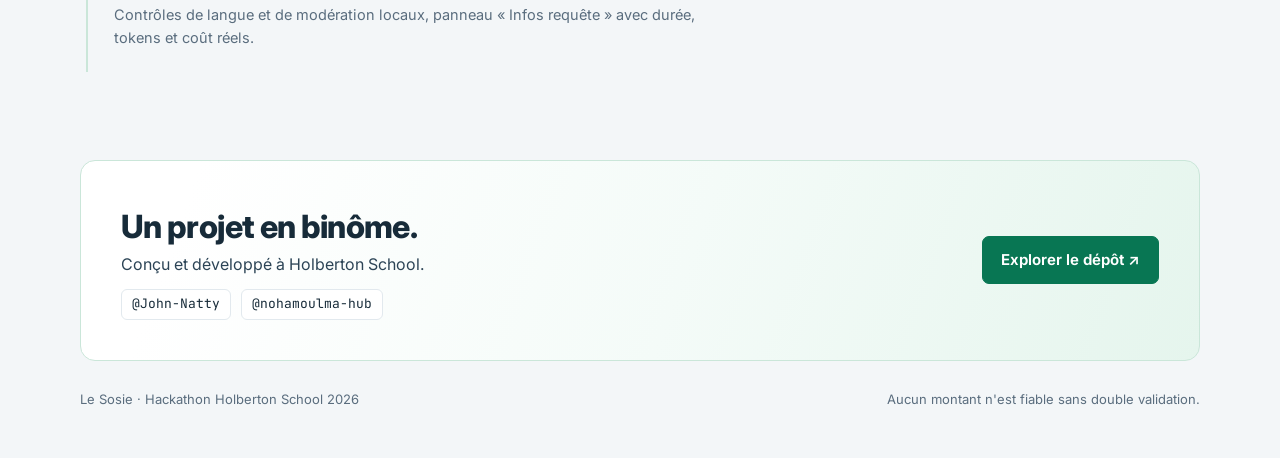
<file: projets/le-sosie.html>
<!doctype html><html><head><meta charset=utf8><meta name=viewport content="width=device-width,initial-scale=1,viewport-fit=cover"><style>:root{color-scheme:light;box-sizing:border-box;padding-top:env(safe-area-inset-top,0px);padding-bottom:env(safe-area-inset-bottom,0px)}html{scroll-padding-top:env(safe-area-inset-top,0px)}body{margin:0;padding:0;font:14px -apple-system,BlinkMacSystemFont,sans-serif;background:#faf9f5;color:#141413}img{max-width:100%}[hidden]:not([hidden=until-found i]){display:none!important}</style></head><body><!-- Lien de retour vers le portfolio --><a href="../index.html" style="position:fixed;left:16px;bottom:16px;z-index:9999;padding:10px 16px;border-radius:999px;background:#0a0a0a;color:#fafafa;font:600 14px/1 system-ui,sans-serif;text-decoration:none;box-shadow:0 8px 24px rgba(0,0,0,.25)">← Retour au portfolio</a><!-- Lien vers le site déployé, en bas à droite -->
<a href="https://le-sosie.onrender.com" target="_blank" rel="noopener" style="position:fixed;right:16px;bottom:16px;z-index:9999;padding:15px 26px;border-radius:999px;background:#087653;color:#fff;font:700 17px/1 system-ui,sans-serif;text-decoration:none;box-shadow:0 8px 24px rgba(8,118,83,.35)">Voir le site ↗</a>
<title>Le Sosie</title>
<link rel="preconnect" href="https://fonts.googleapis.com">
<link rel="preconnect" href="https://fonts.gstatic.com" crossorigin>
<link rel="stylesheet" href="https://fonts.googleapis.com/css2?family=Inter:wght@400;500;600;700;800&family=JetBrains+Mono:wght@500;700&display=swap">
<style>
/* Mise en page : une colonne centrée, hero en miroir (deux calculateurs jumeaux), sections empilées. */
/* Jetons de couleur et de typo repris de la charte du projet (static/css/style.css). */
:root {
  --bg: #f3f6f8;
  --surface: #ffffff;
  --ink: #172b39;
  --ink-soft: #2c4456;
  --muted: #5a6d7e;
  --line: #e2e9ee;
  --green: #087653;
  --mint: #24ba8b;
  --tint: #e9f6ef;
  --tint-line: #cae6d9;
  --gold: #d29325;
  --danger: #a11919;
  --danger-tint: #fff0ee;
  --on-green: #ffffff;
  --hero-grad: linear-gradient(110deg, #ffffff 10%, #f4fbf8 54%, #e5f5ed);
  --font-ui: "Inter", ui-sans-serif, system-ui, -apple-system, "Segoe UI", sans-serif;
  --font-data: "JetBrains Mono", ui-monospace, "SF Mono", Menlo, monospace;
  --font-voice: Georgia, "Times New Roman", serif;
}
/* Thème sombre : mêmes jetons, valeurs adaptées (choix système). */
@media (prefers-color-scheme: dark) {
  :root:not([data-theme="light"]) {
    --bg: #0c171d; --surface: #12222a; --ink: #e4eef1; --ink-soft: #c3d3da;
    --muted: #93a7b3; --line: #22363f; --green: #3fcf9a; --mint: #66e0b0;
    --tint: #10302a; --tint-line: #1f5244; --gold: #e3ab45; --danger: #ff8a7f;
    --danger-tint: #3a1a1a; --on-green: #062118;
    --hero-grad: linear-gradient(110deg, #12222a 10%, #11292a 54%, #0f3329);
    color-scheme: dark;
  }
}
/* Thème sombre : même chose quand il est choisi explicitement. */
:root[data-theme="dark"] {
  --bg: #0c171d; --surface: #12222a; --ink: #e4eef1; --ink-soft: #c3d3da;
  --muted: #93a7b3; --line: #22363f; --green: #3fcf9a; --mint: #66e0b0;
  --tint: #10302a; --tint-line: #1f5244; --gold: #e3ab45; --danger: #ff8a7f;
  --danger-tint: #3a1a1a; --on-green: #062118;
  --hero-grad: linear-gradient(110deg, #12222a 10%, #11292a 54%, #0f3329);
  color-scheme: dark;
}

/* Base : fond, police, gouttière latérale de 16 px minimum. */
* { box-sizing: border-box; }
body {
  background: var(--bg); color: var(--ink);
  font-family: var(--font-ui); font-size: 16px; line-height: 1.6;
  padding-inline: clamp(16px, 4vw, 40px); padding-block: 0 48px;
  font-synthesis: none;
}
a { color: inherit; }
:focus-visible { outline: 3px solid var(--gold); outline-offset: 3px; border-radius: 4px; }
.wrap { max-width: 1120px; margin-inline: auto; }
h1, h2, h3 { text-wrap: balance; margin: 0; letter-spacing: -0.02em; }
p { margin: 0; }
.eyebrow {
  font-size: 11px; font-weight: 750; letter-spacing: 0.14em; text-transform: uppercase;
  color: var(--green);
}
.muted { color: var(--muted); }
.num { font-family: var(--font-data); font-variant-numeric: tabular-nums; }

/* En-tête : logo "Le Sosie." et ancres de navigation. */
.top {
  display: flex; align-items: center; gap: 24px; flex-wrap: wrap;
  padding-block: 22px; border-bottom: 1px solid var(--line);
}
.brand { font-size: 25px; font-weight: 800; letter-spacing: -1px; text-decoration: none; }
.brand span { color: var(--green); }
.brand .dot { color: var(--mint); }
.top nav { margin-left: auto; display: flex; gap: 22px; flex-wrap: wrap; font-size: 14px; }
.top nav a { text-decoration: none; color: var(--muted); border-bottom: 2px solid transparent; padding-block: 2px; }
.top nav a:hover { color: var(--green); border-color: var(--green); }

/* Hero : thèse à gauche, démonstration des deux calculateurs à droite. */
.hero {
  margin-top: 28px; background: var(--hero-grad);
  border: 1px solid var(--tint-line); border-radius: 15px;
  padding: clamp(24px, 4vw, 48px);
  display: grid; grid-template-columns: minmax(0, 1fr) minmax(0, 1.05fr); gap: clamp(28px, 4vw, 56px);
  align-items: center;
}
.hero-copy { display: grid; gap: 18px; min-width: 0; }
.hero h1 { font-size: clamp(48px, 8vw, 88px); font-weight: 800; letter-spacing: -0.045em; line-height: 0.95; }
.hero h1 span { color: var(--green); }
.hero h1 .dot { color: var(--mint); }
.lead { font-size: clamp(18px, 2vw, 21px); color: var(--ink-soft); max-width: 34ch; }
.voice {
  font-family: var(--font-voice); font-style: italic; font-size: 17px; color: var(--ink-soft);
  display: flex; align-items: center; gap: 14px;
}
.voice svg { width: 76px; height: 76px; flex: none; }
.cta-row { display: flex; gap: 12px; flex-wrap: wrap; }
.btn {
  display: inline-flex; align-items: center; gap: 8px; text-decoration: none;
  font-weight: 650; font-size: 15px; padding: 11px 18px; border-radius: 7px;
  border: 1px solid var(--green);
}
.btn.primary { background: var(--green); color: var(--on-green); }
.btn.ghost { color: var(--green); background: transparent; }
.btn:hover { filter: brightness(1.08); }

/* Démo jumelle : la question, puis Python et SQL face à face. */
.demo {
  background: var(--surface); border: 1px solid var(--line); border-radius: 12px;
  padding: 20px; display: grid; gap: 16px; min-width: 0;
  box-shadow: 0 18px 40px -24px rgba(8, 60, 45, 0.35);
}
.demo-head { display: flex; justify-content: space-between; align-items: center; gap: 12px; flex-wrap: wrap; }
.switch { display: inline-flex; border: 1px solid var(--line); border-radius: 999px; padding: 3px; gap: 2px; }
.switch button {
  font: inherit; font-size: 12px; font-weight: 600; border: 0; background: transparent;
  color: var(--muted); padding: 5px 12px; border-radius: 999px; cursor: pointer;
}
.switch button[aria-pressed="true"] { background: var(--tint); color: var(--green); }
.ask {
  font-size: 15px; padding: 12px 14px; border-radius: 14px 14px 3px 14px;
  background: var(--tint); border: 1px solid var(--tint-line); justify-self: start;
}
.twins { display: grid; grid-template-columns: minmax(0, 1fr) auto minmax(0, 1fr); gap: 10px; align-items: stretch; }
.calc {
  border: 1px solid var(--line); border-radius: 9px; padding: 14px; display: grid; gap: 6px; min-width: 0;
}
.calc .label { display: flex; align-items: center; gap: 8px; font-size: 13px; font-weight: 650; color: var(--ink-soft); }
.tag {
  font-family: var(--font-data); font-size: 10px; font-weight: 700; padding: 2px 5px; border-radius: 4px;
  background: var(--tint); color: var(--green);
}
.amount { font-size: clamp(24px, 3vw, 32px); font-weight: 700; letter-spacing: -0.02em; }
.ids { font-size: 12px; color: var(--muted); }
.link { align-self: center; font-size: 22px; color: var(--muted); }
.verdict {
  display: flex; gap: 10px; align-items: center; padding: 11px 14px; border-radius: 8px;
  font-size: 14px; font-weight: 600; background: var(--tint); color: var(--green); border: 1px solid var(--tint-line);
}
.demo[data-state="diverge"] .verdict { background: var(--danger-tint); color: var(--danger); border-color: var(--danger); }
.demo[data-state="diverge"] .calc.sql { border-color: var(--danger); }
.demo[data-state="diverge"] .calc.sql .amount { color: var(--danger); }
.demo-note { font-size: 12px; }

/* Sections génériques : titre à gauche, contenu en dessous. */
section.block { padding-block: clamp(56px, 8vw, 88px) 0; display: grid; gap: 28px; }
.block-head { display: grid; gap: 10px; max-width: 62ch; }
.block-head h2 { font-size: clamp(28px, 4vw, 40px); font-weight: 800; line-height: 1.1; }
.block-head p { color: var(--ink-soft); font-size: 17px; }

/* Parcours d'une question : vraie séquence, donc numérotée. */
.flow { list-style: none; margin: 0; padding: 0; display: grid; grid-template-columns: repeat(3, minmax(0, 1fr)); gap: 1px; background: var(--line); border: 1px solid var(--line); border-radius: 12px; overflow: hidden; }
.flow li { background: var(--surface); padding: 22px; display: grid; gap: 8px; align-content: start; min-width: 0; }
.flow .step { font-family: var(--font-data); font-size: 12px; color: var(--green); font-weight: 700; }
.flow h3 { font-size: 17px; font-weight: 700; }
.flow p { font-size: 14.5px; color: var(--muted); }
.flow li.key { background: var(--tint); }

/* Chiffres de validation : ici les nombres sont le message. */
.stats { display: grid; grid-template-columns: repeat(4, minmax(0, 1fr)); gap: 16px; }
.stat { border-top: 3px solid var(--green); padding-top: 14px; display: grid; gap: 4px; }
.stat strong { font-family: var(--font-data); font-size: clamp(30px, 4vw, 42px); font-weight: 700; letter-spacing: -0.03em; font-variant-numeric: tabular-nums; }
.stat span { font-size: 14px; color: var(--muted); }
.fine { font-size: 13px; color: var(--muted); max-width: 70ch; }

/* Garde-fous : liste en deux colonnes, sans cartes. */
.guards { display: grid; grid-template-columns: repeat(2, minmax(0, 1fr)); gap: 26px 48px; }
.guard { display: grid; grid-template-columns: 28px minmax(0, 1fr); gap: 4px 12px; }
.guard .mark { grid-row: span 2; width: 28px; height: 28px; border-radius: 50%; display: grid; place-items: center; background: var(--tint); color: var(--green); font-weight: 800; font-size: 14px; }
.guard h3 { font-size: 16px; font-weight: 700; }
.guard p { font-size: 14.5px; color: var(--muted); }

/* Stack technique : pastilles regroupées par rôle. */
.stack { display: grid; grid-template-columns: repeat(4, minmax(0, 1fr)); gap: 20px; }
.stack div { display: grid; gap: 10px; align-content: start; }
.stack h3 { font-size: 12px; text-transform: uppercase; letter-spacing: 0.12em; color: var(--muted); font-weight: 700; }
.chips { display: flex; flex-wrap: wrap; gap: 6px; }
.chip { font-size: 13px; padding: 5px 10px; border-radius: 20px; border: 1px solid var(--line); background: var(--surface); }

/* Frise des paliers du hackathon. */
.timeline { list-style: none; margin: 0; padding: 0; display: grid; gap: 0; border-left: 2px solid var(--tint-line); margin-left: 6px; }
.timeline li { position: relative; padding: 0 0 22px 26px; display: grid; gap: 2px; }
.timeline li::before { content: ""; position: absolute; left: -8px; top: 6px; width: 14px; height: 14px; border-radius: 50%; background: var(--surface); border: 3px solid var(--green); }
.timeline .when { font-family: var(--font-data); font-size: 12px; color: var(--green); font-weight: 700; }
.timeline h3 { font-size: 16px; font-weight: 700; }
.timeline p { font-size: 14.5px; color: var(--muted); max-width: 68ch; }

/* Bandeau final : équipe et lien vers le code. */
.outro {
  margin-top: clamp(56px, 8vw, 88px); border-radius: 15px; padding: clamp(24px, 4vw, 40px);
  background: var(--hero-grad); border: 1px solid var(--tint-line);
  display: flex; gap: 24px; align-items: center; justify-content: space-between; flex-wrap: wrap;
}
.outro h2 { font-size: clamp(24px, 3vw, 32px); font-weight: 800; }
.outro p { color: var(--ink-soft); }
.team { display: flex; gap: 10px; flex-wrap: wrap; margin-top: 12px; }
.team a { font-family: var(--font-data); font-size: 13px; padding: 4px 10px; border-radius: 6px; background: var(--surface); border: 1px solid var(--line); text-decoration: none; }
footer { margin-top: 28px; font-size: 13px; color: var(--muted); display: flex; justify-content: space-between; gap: 12px; flex-wrap: wrap; }

/* Adaptation tablette puis téléphone : on empile les colonnes. */
@media (max-width: 900px) {
  .hero { grid-template-columns: minmax(0, 1fr); }
  .flow { grid-template-columns: repeat(2, minmax(0, 1fr)); }
  .stats, .stack { grid-template-columns: repeat(2, minmax(0, 1fr)); }
}
@media (max-width: 560px) {
  .flow, .guards { grid-template-columns: minmax(0, 1fr); }
  .twins { grid-template-columns: minmax(0, 1fr); }
  .link { justify-self: center; transform: rotate(90deg); }
  .top nav { margin-left: 0; }
}
/* Respect des préférences d'animation réduite. */
@media (prefers-reduced-motion: reduce) { * { transition: none !important; animation: none !important; } }
</style>

<div class="wrap">
  <!-- En-tête du site -->
  <header class="top">
    <a class="brand" href="#top" id="top">Le <span>Sosie</span><span class="dot">.</span></a>
    <nav aria-label="Sections">
      <a href="#parcours">Parcours</a>
      <a href="#garde-fous">Garde-fous</a>
      <a href="#stack">Stack</a>
      <a href="#paliers">Paliers</a>
    </nav>
  </header>

  <!-- Hero : la promesse et la démonstration -->
  <main>
    <section class="hero" aria-labelledby="titre">
      <div class="hero-copy">
        <p class="eyebrow">Deux méthodes. Une vérification.</p>
        <h1 id="titre">Le <span>Sosie</span><span class="dot">.</span></h1>
        <p class="lead">Un assistant IA qui répond à vos questions sur vos dépenses, et qui refuse de donner un montant tant que deux calculs indépendants ne sont pas d'accord.</p>
        <p class="voice"><svg aria-hidden="true" xmlns="http://www.w3.org/2000/svg" viewBox="0 0 240 240" fill="none">
<defs><linearGradient id="shell" x1="60" y1="45" x2="185" y2="210" gradientUnits="userSpaceOnUse"><stop stop-color="white"/><stop offset=".55" stop-color="#f6fbfa"/><stop offset="1" stop-color="#a6c8be"/></linearGradient><linearGradient id="screen" x1="75" y1="84" x2="160" y2="143" gradientUnits="userSpaceOnUse"><stop stop-color="#193e3a"/><stop offset="1" stop-color="#0b1a22"/></linearGradient><filter id="shadow"><feDropShadow dx="0" dy="7" stdDeviation="5" flood-color="#164d3d" flood-opacity=".15"/></filter></defs>
<ellipse cx="125" cy="222" rx="66" ry="8" fill="#087653" opacity=".08"/>
<g transform="rotate(-8 120 125)" filter="url(#shadow)"><path d="M125 53V31" stroke="#264d44" stroke-width="5"/><circle cx="125" cy="27" r="7" fill="#20bd88" stroke="#264d44" stroke-width="3"/><rect x="46" y="92" width="22" height="41" rx="11" fill="#b4d7ca" stroke="#27765c" stroke-width="3"/><rect x="180" y="92" width="22" height="41" rx="11" fill="#b4d7ca" stroke="#27765c" stroke-width="3"/><rect x="59" y="57" width="133" height="105" rx="44" fill="url(#shell)" stroke="#9ab9af" stroke-width="2"/><rect x="73" y="79" width="105" height="66" rx="25" fill="url(#screen)"/><path d="M91 110c0-12 15-12 15 0m34 0c0-12 15-12 15 0m-40 12q10 11 20 0" stroke="#66e0b0" stroke-width="4" stroke-linecap="round"/><path d="M114 163v11h24v-11" fill="#204c42"/><path d="M87 214v-20q0-24 36-24t37 24v20" fill="url(#shell)" stroke="#9ab9af" stroke-width="2"/><circle cx="125" cy="192" r="7" fill="#23b67f"/><path d="M82 180q-15 9-15 28m100-28q15 9 15 28" stroke="#bdd6ce" stroke-width="15" stroke-linecap="round"/><path d="M102 217v7m43-7v7" stroke="#204c42" stroke-width="12" stroke-linecap="round"/></g></svg><span>« Les mêmes chiffres ? Vérifions ensemble. »</span></p>
        <div class="cta-row">
          <a class="btn primary" href="https://github.com/John-Natty/Holberton-school-Hackathon-le-Sosie">Voir le code sur GitHub ↗</a>
          <a class="btn ghost" href="#parcours">Comment ça marche</a>
        </div>
      </div>

      <div class="demo" id="demo" data-state="match" aria-live="polite">
        <div class="demo-head">
          <span class="eyebrow">Exemple de démonstration</span>
          <div class="switch" role="group" aria-label="Scénario">
            <button type="button" id="btn-match" aria-pressed="true">Concordance</button>
            <button type="button" id="btn-diverge" aria-pressed="false">Divergence</button>
          </div>
        </div>
        <p class="ask">Combien ai-je dépensé en alimentation ?</p>
        <div class="twins">
          <div class="calc py">
            <span class="label"><span class="tag">Py</span>Python</span>
            <strong class="amount num" id="amt-py">72,50 €</strong>
            <span class="ids num">dépenses #1 · #2 · #3</span>
          </div>
          <span class="link" aria-hidden="true">⇄</span>
          <div class="calc sql">
            <span class="label"><span class="tag">DB</span>SQL</span>
            <strong class="amount num" id="amt-sql">72,50 €</strong>
            <span class="ids num" id="ids-sql">dépenses #1 · #2 · #3</span>
          </div>
        </div>
        <p class="verdict" id="verdict"><span aria-hidden="true">✓</span><span id="verdict-text">Concordance : montants et dépenses identiques. Réponse validée.</span></p>
        <p class="demo-note muted">CSV de démo : Carrefour 42,50 · Boulangerie 12,00 · Restaurant 18,00.</p>
      </div>
    </section>

    <!-- Parcours d'une question, étape par étape -->
    <section class="block" id="parcours" aria-labelledby="t-parcours">
      <div class="block-head">
        <p class="eyebrow">Parcours d'une question</p>
        <h2 id="t-parcours">Claude formule la question. Python et SQL font le calcul.</h2>
        <p>Un modèle de langage comprend bien une phrase, mais il ne doit pas inventer un total. Le Sosie sépare les rôles : l'IA traduit la demande en requête structurée, puis deux calculateurs vérifient chacun de leur côté.</p>
      </div>
      <ol class="flow">
        <li><span class="step">01</span><h3>Question en français</h3><p>Validation de l'entrée, puis contrôle de l'état de l'agent (STOP ou START).</p></li>
        <li><span class="step">02</span><h3>Contrôles locaux</h3><p>Langue (Unicode puis langdetect) et modération par règles Python. Un refus ici coûte zéro appel et zéro token.</p></li>
        <li><span class="step">03</span><h3>Requête structurée</h3><p>Claude appelle l'outil <code class="num">verify_expenses</code>. Le serveur valide les arguments contre un contrat strict.</p></li>
        <li class="key"><span class="step">04</span><h3>Deux calculs indépendants</h3><p>Python et SQL interrogent la même base SQLite, chacun avec sa propre logique.</p></li>
        <li class="key"><span class="step">05</span><h3>Comparaison stricte</h3><p>Le serveur compare les montants et les identifiants des dépenses utilisées. Le moindre écart bloque la réponse.</p></li>
        <li><span class="step">06</span><h3>Réponse avec preuves</h3><p>Montant vérifié, dépenses utilisées, durées, appels, tokens et coût de la requête.</p></li>
      </ol>
    </section>

    <!-- Chiffres de validation du projet -->
    <section class="block" aria-labelledby="t-tests">
      <div class="block-head">
        <p class="eyebrow">Qualité</p>
        <h2 id="t-tests">Testé de la question jusqu'à l'écran.</h2>
      </div>
      <div class="stats">
        <div class="stat"><strong>363</strong><span>tests Python</span></div>
        <div class="stat"><strong>34</strong><span>tests frontend</span></div>
        <div class="stat"><strong>7</strong><span>tests navigateur Playwright</span></div>
        <div class="stat"><strong>17/17</strong><span>scénarios de l'évaluateur automatisé</span></div>
      </div>
      <p class="fine">Le parcours navigateur couvre Chromium, Flask, le SDK Anthropic, SQLite, les deux calculateurs et le rendu JavaScript. L'évaluateur rejoue import, injections hostiles, divergence provoquée, langues étrangères, STOP / START et entrées invalides.</p>
    </section>

    <!-- Garde-fous : ce que l'application refuse de faire -->
    <section class="block" id="garde-fous" aria-labelledby="t-garde">
      <div class="block-head">
        <p class="eyebrow">Garde-fous</p>
        <h2 id="t-garde">Ce que Le Sosie refuse de faire.</h2>
      </div>
      <div class="guards">
        <div class="guard"><span class="mark" aria-hidden="true">≠</span><h3>Trancher un désaccord</h3><p>Si Python et SQL divergent, ou si un calculateur échoue, aucune réponse n'est validée. Pas d'arbitrage inventé.</p></div>
        <div class="guard"><span class="mark" aria-hidden="true">?</span><h3>Deviner une période</h3><p>« Combien ai-je dépensé récemment ? » déclenche une demande de précision, sans calcul.</p></div>
        <div class="guard"><span class="mark" aria-hidden="true">⇧</span><h3>Importer à moitié</h3><p>Une seule ligne invalide dans le CSV fait refuser tout le fichier. L'insertion est atomique.</p></div>
        <div class="guard"><span class="mark" aria-hidden="true">■</span><h3>Continuer après un STOP</h3><p>Un STOP invalide l'exécution en cours, et un START ne la réactive pas. Chaque action est horodatée dans un journal.</p></div>
      </div>
    </section>

    <!-- Stack technique -->
    <section class="block" id="stack" aria-labelledby="t-stack">
      <div class="block-head">
        <p class="eyebrow">Stack</p>
        <h2 id="t-stack">Léger, testable, déployable.</h2>
      </div>
      <div class="stack">
        <div><h3>Backend</h3><div class="chips"><span class="chip">Python 3.12</span><span class="chip">Flask</span><span class="chip">SQLite</span><span class="chip">Gunicorn</span></div></div>
        <div><h3>IA</h3><div class="chips"><span class="chip">Claude</span><span class="chip">SDK Anthropic</span><span class="chip">Sorties structurées</span><span class="chip">langdetect</span></div></div>
        <div><h3>Frontend</h3><div class="chips"><span class="chip">HTML / CSS</span><span class="chip">JavaScript</span><span class="chip">SSE en direct</span></div></div>
        <div><h3>Livraison</h3><div class="chips"><span class="chip">Docker Compose</span><span class="chip">Render</span><span class="chip">pytest</span><span class="chip">Playwright</span></div></div>
      </div>
    </section>

    <!-- Frise des paliers du hackathon -->
    <section class="block" id="paliers" aria-labelledby="t-paliers">
      <div class="block-head">
        <p class="eyebrow">Hackathon Holberton · 7 au 10 septembre 2026</p>
        <h2 id="t-paliers">Cinq paliers en quatre jours.</h2>
      </div>
      <ol class="timeline">
        <li><span class="when">Palier 1</span><h3>Cadrage</h3><p>Spécification, analyse des menaces, contrats des outils. Principe retenu : deux calculateurs indépendants.</p></li>
        <li><span class="when">Palier 2</span><h3>Socle</h3><p>Flask, SQLite, import CSV validé, première interface, Docker et mise en ligne sur Render.</p></li>
        <li><span class="when">Palier 3</span><h3>Boucle de l'agent</h3><p>Claude appelle réellement l'outil de vérification, trace des appels, mode HTTP et flux en direct.</p></li>
        <li><span class="when">Palier 4</span><h3>Contrôle</h3><p>STOP / START depuis l'interface, journal d'exécution et évaluateur automatisé.</p></li>
        <li><span class="when">Palier 5</span><h3>Durcissement</h3><p>Contrôles de langue et de modération locaux, panneau « Infos requête » avec durée, tokens et coût réels.</p></li>
      </ol>
    </section>
  </main>

  <!-- Bandeau final : équipe et lien vers le dépôt -->
  <section class="outro" aria-labelledby="t-equipe">
    <div>
      <h2 id="t-equipe">Un projet en binôme.</h2>
      <p>Conçu et développé à Holberton School.</p>
      <div class="team">
        <a href="https://github.com/John-Natty">@John-Natty</a>
        <a href="https://github.com/nohamoulma-hub">@nohamoulma-hub</a>
      </div>
    </div>
    <a class="btn primary" href="https://github.com/John-Natty/Holberton-school-Hackathon-le-Sosie">Explorer le dépôt ↗</a>
  </section>
  <footer><span>Le Sosie · Hackathon Holberton School 2026</span><span>Aucun montant n'est fiable sans double validation.</span></footer>
</div>

<script>
// Démo : bascule entre le scénario "concordance" et "divergence".
(function () {
  const demo = document.getElementById('demo');
  const bMatch = document.getElementById('btn-match');
  const bDiv = document.getElementById('btn-diverge');
  const sql = document.getElementById('amt-sql');
  const ids = document.getElementById('ids-sql');
  const vText = document.getElementById('verdict-text');
  const vIcon = document.querySelector('#verdict span');
  const py = document.getElementById('amt-py');
  const reduce = window.matchMedia('(prefers-reduced-motion: reduce)').matches;

  // Formate un nombre en euros, à la française.
  const eur = n => n.toLocaleString('fr-FR', { minimumFractionDigits: 2, maximumFractionDigits: 2 }) + ' €';

  // Fait défiler un montant de 0 jusqu'à sa valeur, comme un compteur.
  function count(el, target, ms) {
    if (reduce) { el.textContent = eur(target); return; }
    const t0 = performance.now();
    function tick(t) {
      const p = Math.min(1, (t - t0) / ms);
      el.textContent = eur(target * (1 - Math.pow(1 - p, 3)));
      if (p < 1) requestAnimationFrame(tick);
    }
    requestAnimationFrame(tick);
  }

  // Applique un scénario : met à jour SQL, le verdict et les boutons.
  function set(state) {
    const div = state === 'diverge';
    demo.dataset.state = state;
    bMatch.setAttribute('aria-pressed', String(!div));
    bDiv.setAttribute('aria-pressed', String(div));
    ids.textContent = div ? 'dépenses #1 · #2' : 'dépenses #1 · #2 · #3';
    vIcon.textContent = div ? '✕' : '✓';
    vText.textContent = div
      ? 'Divergence : SQL a omis la dépense #3. Aucune réponse validée.'
      : 'Concordance : montants et dépenses identiques. Réponse validée.';
    count(py, 72.5, 700);
    count(sql, div ? 54.5 : 72.5, 820);
  }

  bMatch.addEventListener('click', () => set('match'));
  bDiv.addEventListener('click', () => set('diverge'));
  // Petite animation d'entrée : les deux compteurs démarrent ensemble.
  count(py, 72.5, 900);
  count(sql, 72.5, 1050);
})();
</script>

</body></html>
</file>
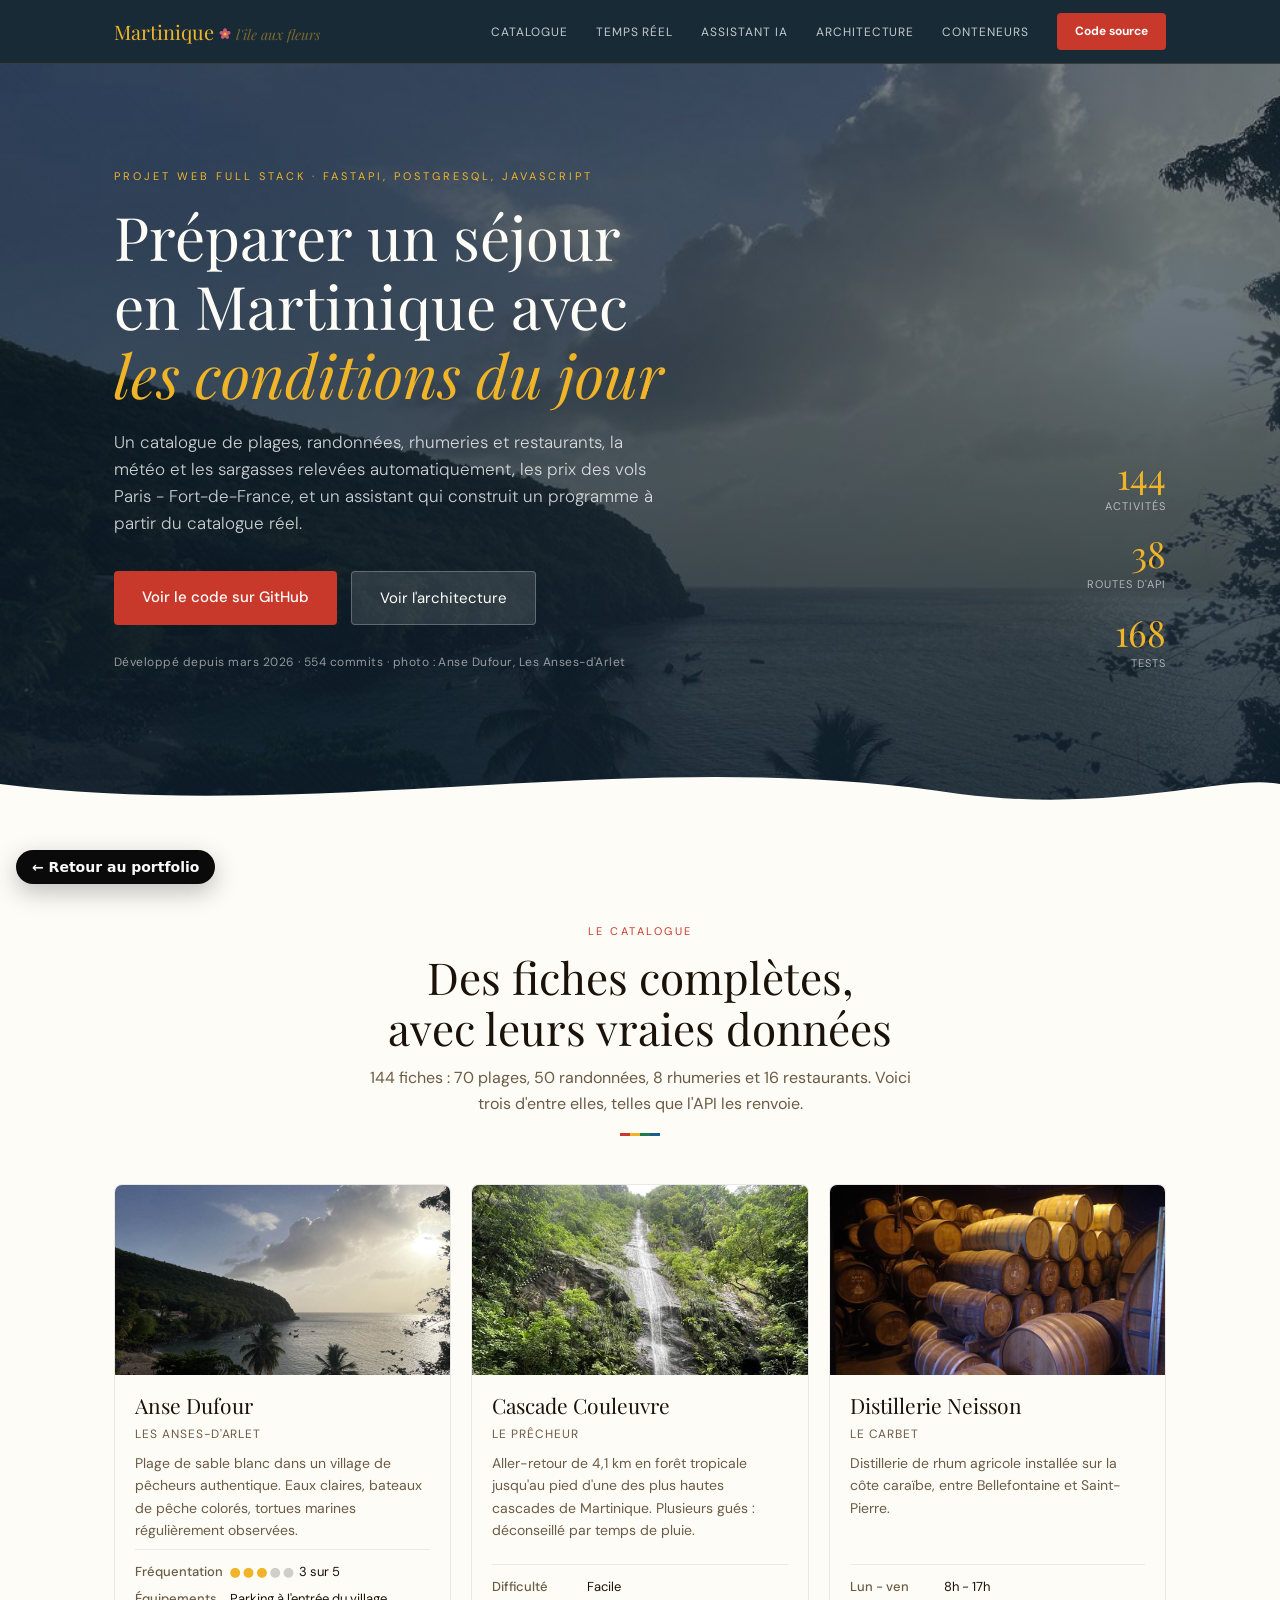
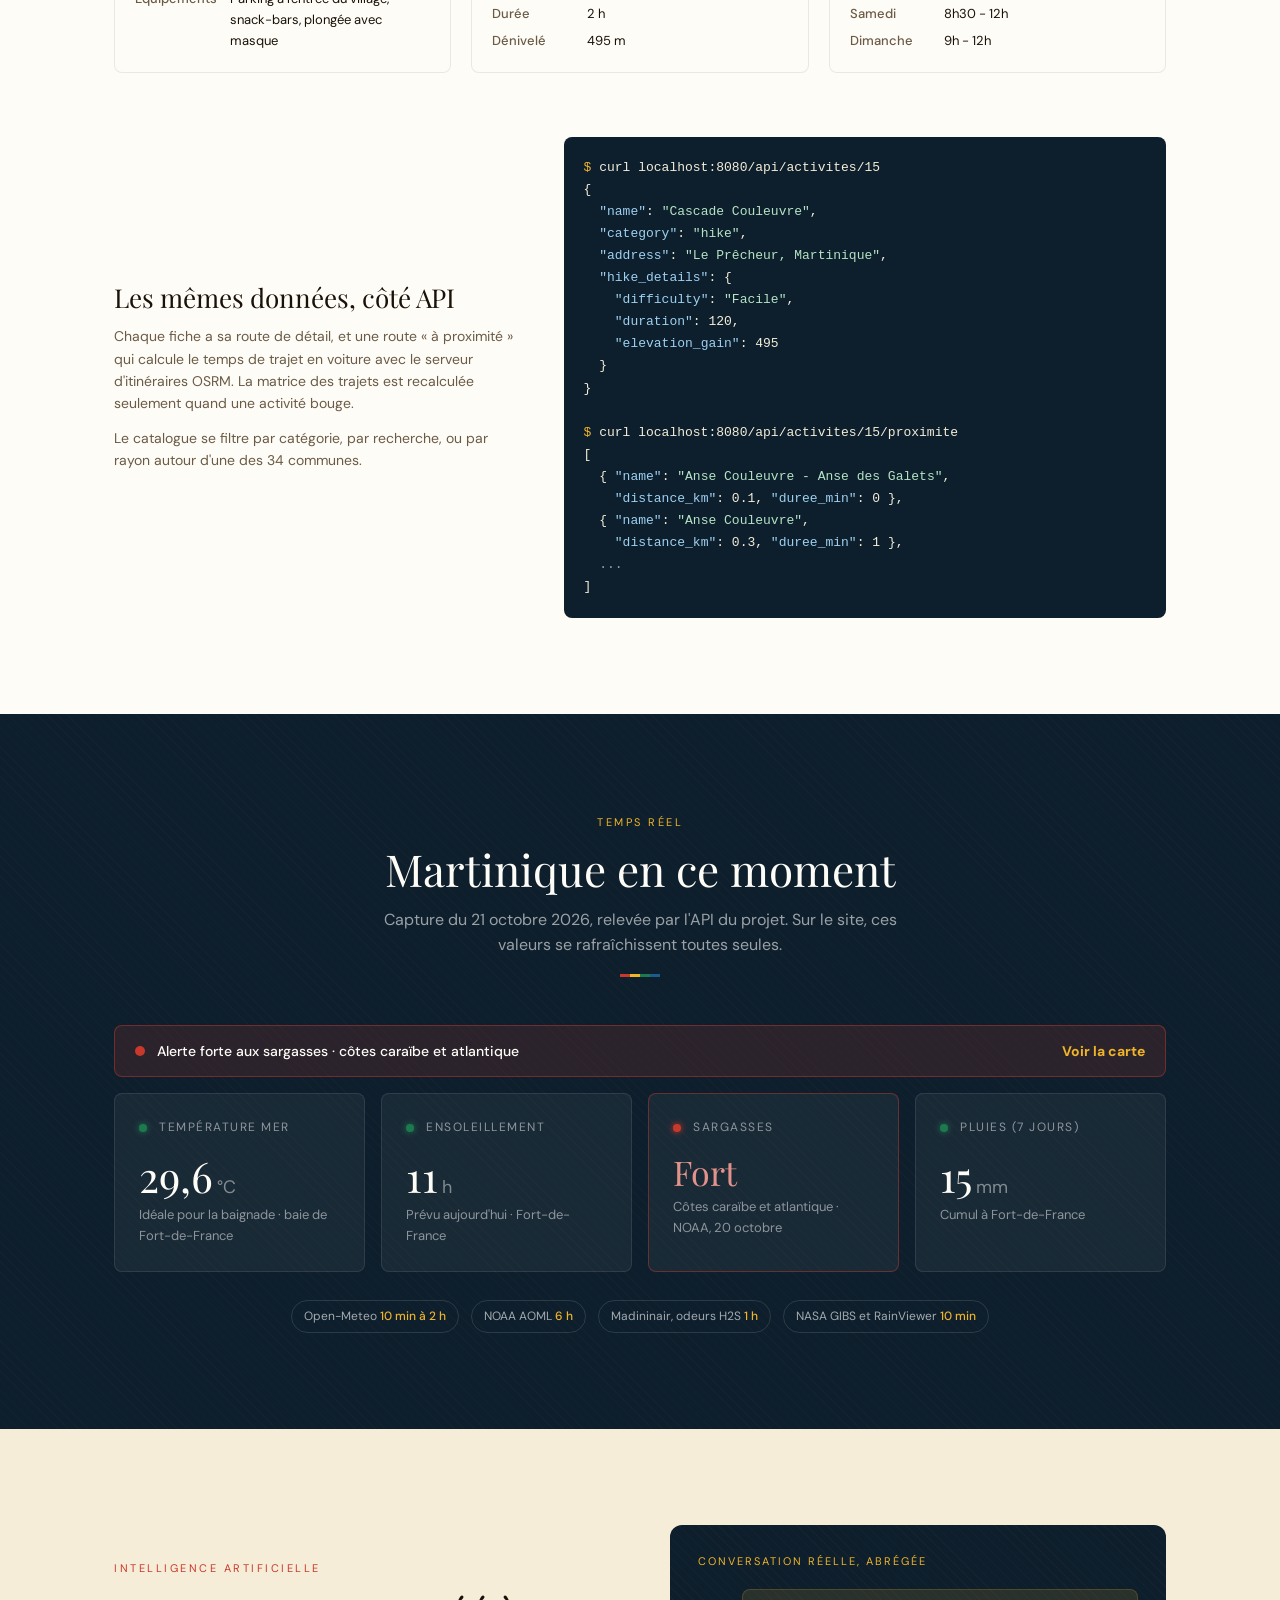
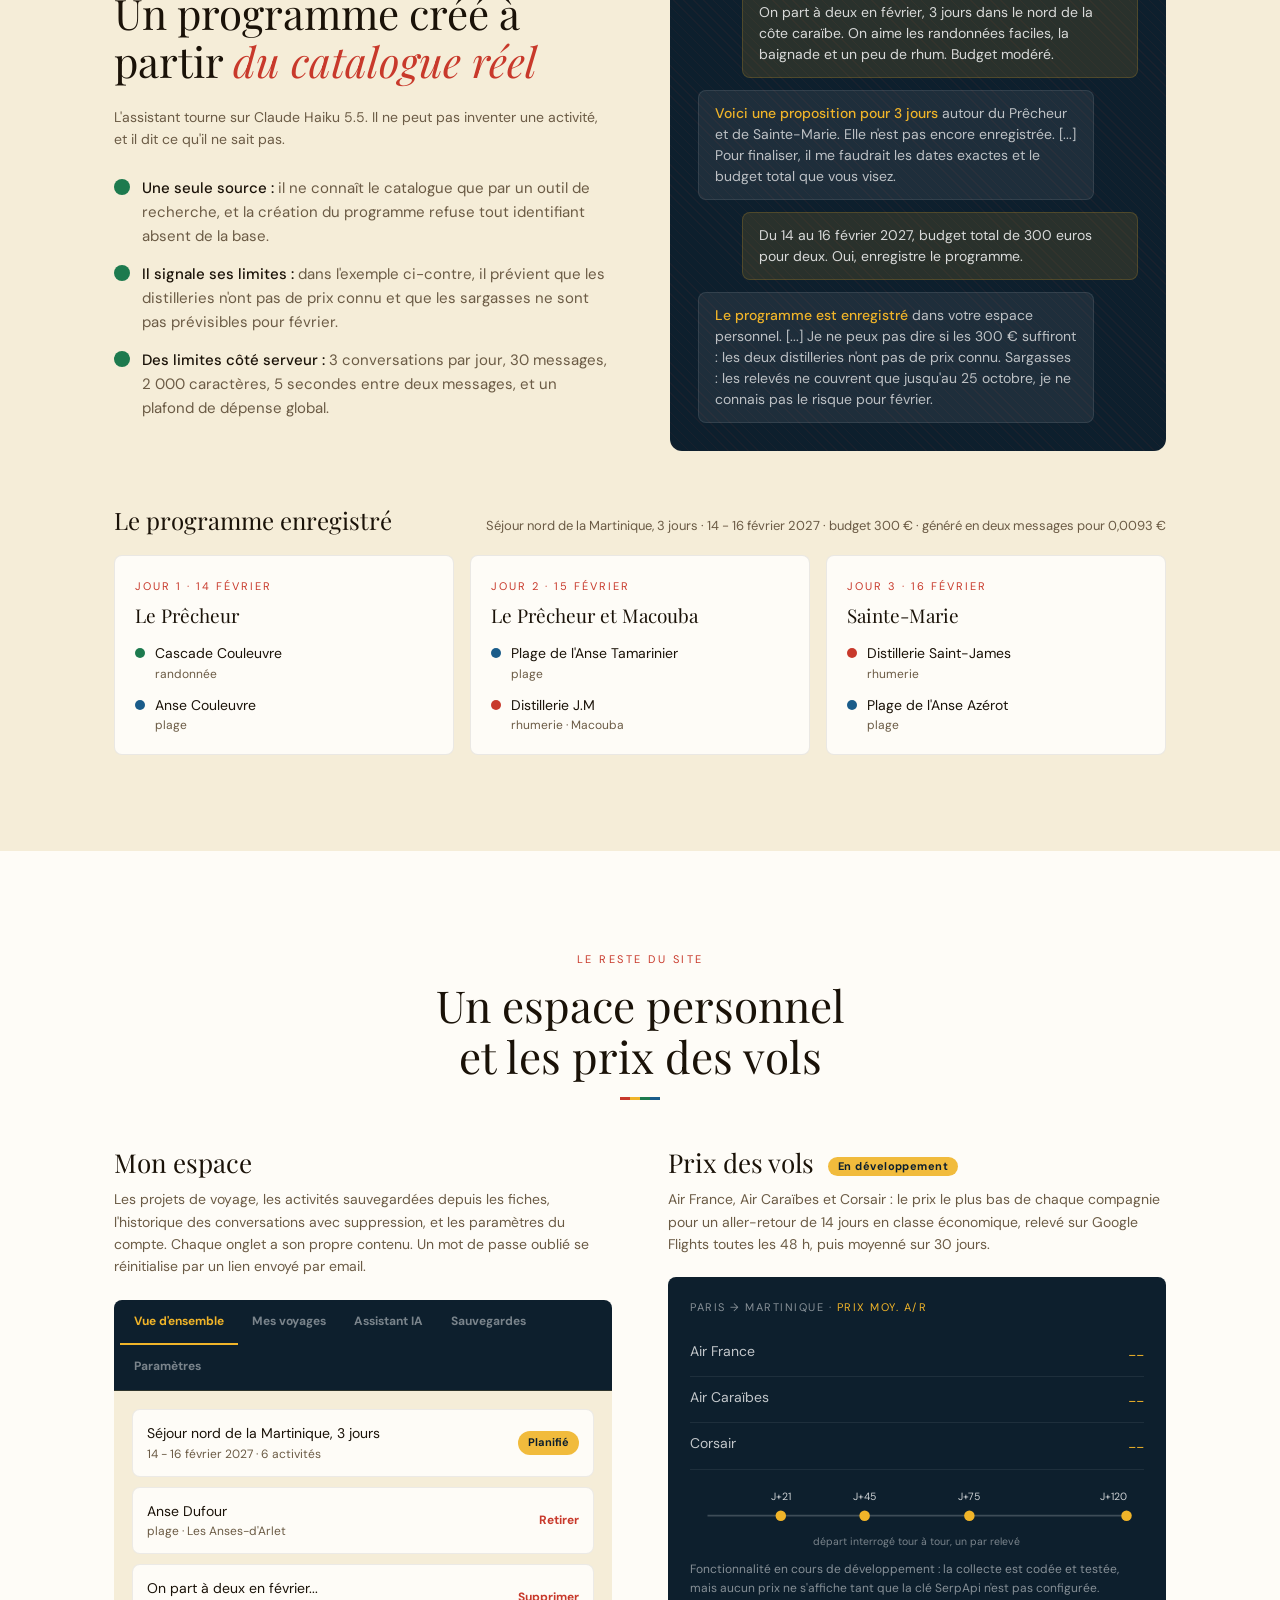
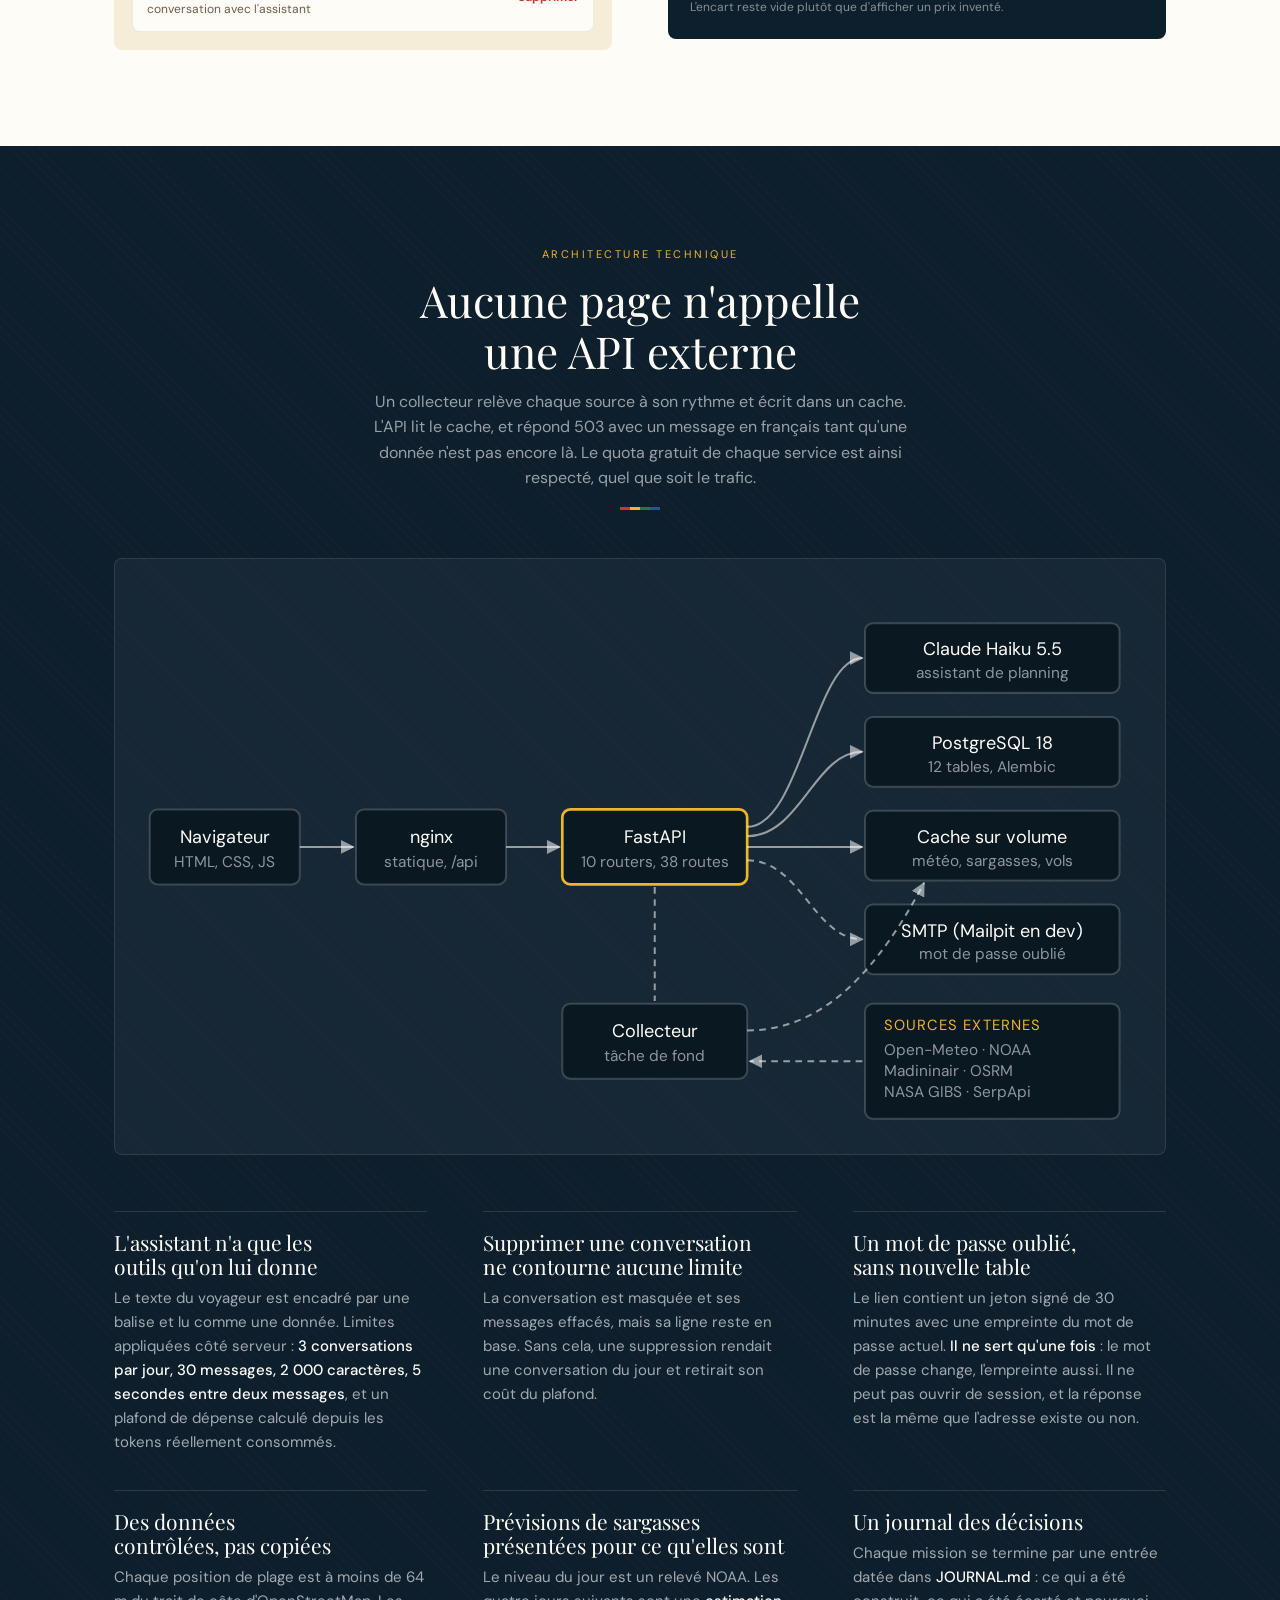
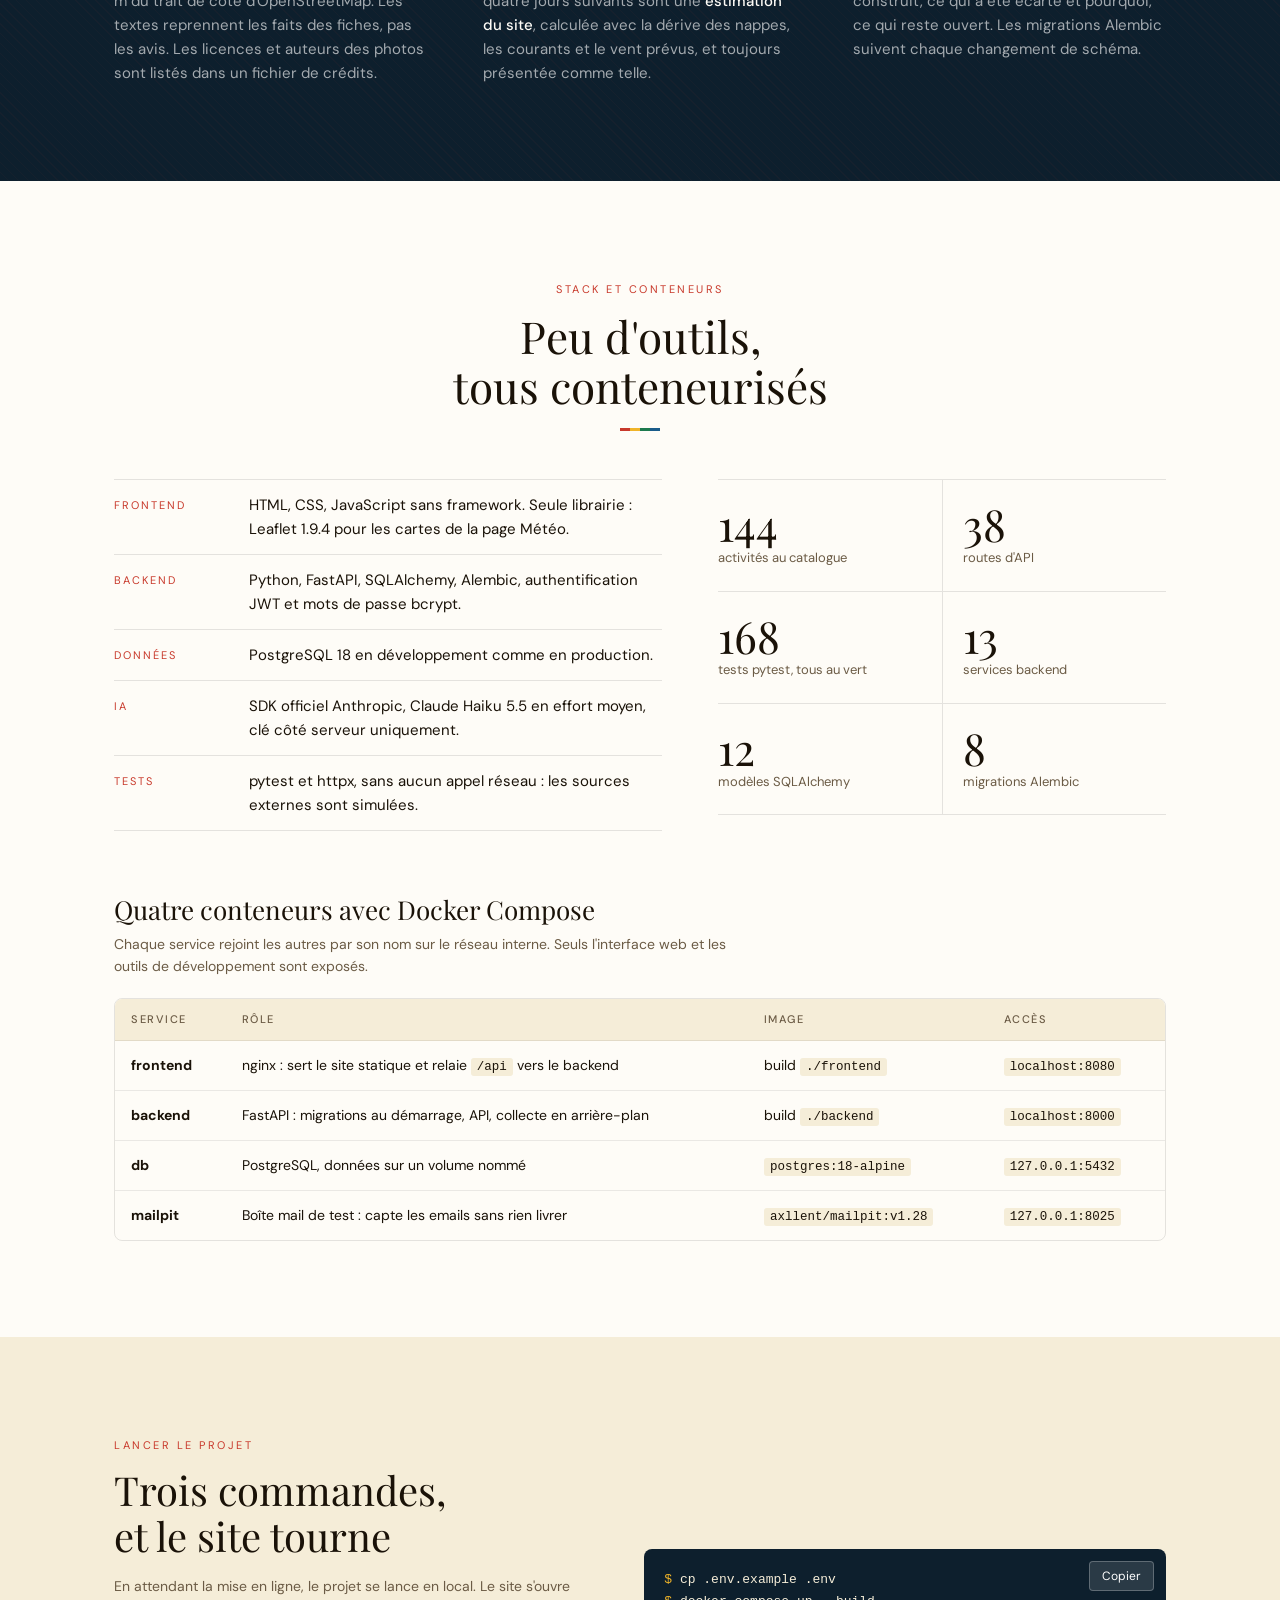
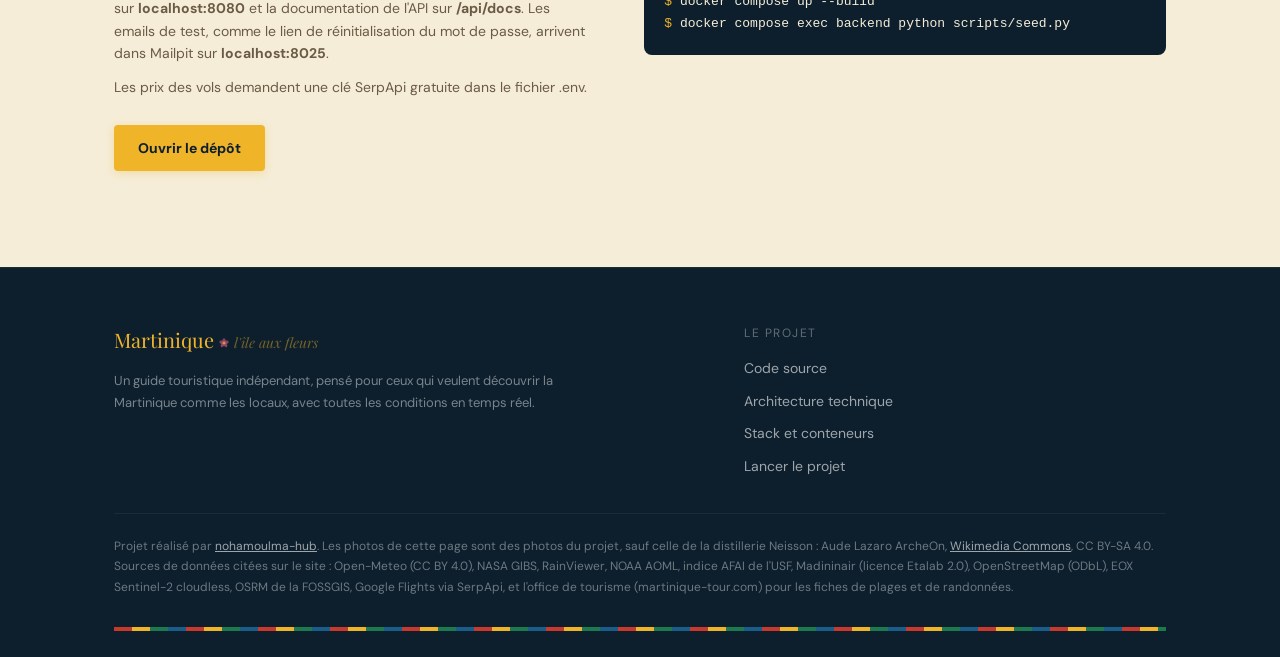
<file: projets/martinique.html>
<!doctype html><html><head><meta charset=utf8><meta name=viewport content="width=device-width,initial-scale=1,viewport-fit=cover"><style>:root{color-scheme:light;box-sizing:border-box;padding-top:env(safe-area-inset-top,0px);padding-bottom:env(safe-area-inset-bottom,0px)}html{scroll-padding-top:env(safe-area-inset-top,0px)}body{margin:0;padding:0;font:14px -apple-system,BlinkMacSystemFont,sans-serif;background:#fff;color:#000}img{max-width:100%}[hidden]:not([hidden=until-found i]){display:none!important}</style></head><body><!-- Lien de retour vers le portfolio --><a href="../index.html" style="position:fixed;left:16px;bottom:16px;z-index:9999;padding:10px 16px;border-radius:999px;background:#0a0a0a;color:#fafafa;font:600 14px/1 system-ui,sans-serif;text-decoration:none;box-shadow:0 8px 24px rgba(0,0,0,.25)">← Retour au portfolio</a>
<title>Martinique, l'île aux fleurs</title>
<meta name="claude:viewport-fit-sides" content="cover">
<link rel="preconnect" href="https://fonts.googleapis.com">
<link rel="preconnect" href="https://fonts.gstatic.com" crossorigin>
<link rel="stylesheet" href="https://fonts.googleapis.com/css2?family=DM+Sans:opsz,wght@9..40,300;9..40,400;9..40,500;9..40,700&family=Playfair+Display:ital,wght@0,400;0,600;0,700;1,400&display=swap">
<style>
  /* Concept : la page reprend le site tel qu'il est (design system Madras) : nav nuit avec
     barre madras, hero à dégradé, cartes de rubriques, section "en ce moment" sur fond nuit,
     bloc sable pour l'assistant. Un seul rendu, comme le site : pas de thème sombre. */
  :root {
    color-scheme: light;
    --rouge: #C8392B;
    --jaune: #F0B429;
    --vert: #1D7A4E;
    --bleu: #1A5C8A;
    --sable: #F5EDD8;
    --nuit: #0D1F2D;
    --blanc: #FEFCF7;
    --texte: #1A1208;
    --doux: #6B5B45;
    --orange: #E07B20;

    --madras-stripe: repeating-linear-gradient(45deg, transparent, transparent 6px, rgba(200,57,43,0.18) 6px, rgba(200,57,43,0.18) 7px);
    --madras-bar: repeating-linear-gradient(90deg, var(--rouge) 0 18px, var(--jaune) 18px 36px, var(--vert) 36px 54px, var(--bleu) 54px 72px);

    --font-titre: 'Playfair Display', Georgia, 'Times New Roman', serif;
    --font-corps: 'DM Sans', system-ui, -apple-system, 'Segoe UI', sans-serif;
    --font-code: ui-monospace, 'SFMono-Regular', Menlo, Consolas, monospace;
    --rayon: 4px;

    /* Photos du projet, intégrées une seule fois */
    --p-dufour: url("[data-uri]");
    --p-cascade: url("[data-uri]");
    --p-neisson: url("[data-uri]");
  }

  *, *::before, *::after { box-sizing: border-box; margin: 0; padding: 0; }
  html { scroll-behavior: smooth; }
  body {
    font-family: var(--font-corps);
    background: var(--blanc);
    color: var(--texte);
    line-height: 1.6;
    -webkit-font-smoothing: antialiased;
  }
  /* Bande sous la barre d'état d'un téléphone, peinte comme la nav */
  body::before { content: ""; position: fixed; inset: 0 0 auto; height: env(safe-area-inset-top, 0px); background: var(--nuit); z-index: 101; }
  a { color: var(--bleu); }
  a:focus-visible, button:focus-visible { outline: 3px solid var(--jaune); outline-offset: 3px; }
  h1, h2, h3 { font-family: var(--font-titre); font-weight: 400; line-height: 1.15; text-wrap: balance; }

  .wrap {
    max-width: 1100px;
    margin-inline: auto;
    padding-left: max(24px, env(safe-area-inset-left, 0px));
    padding-right: max(24px, env(safe-area-inset-right, 0px));
  }

  /* ─── Nav : même barre que le site ─── */
  nav.site {
    position: sticky; top: env(safe-area-inset-top, 0px); z-index: 100;
    height: 64px;
    background: rgba(13,31,45,.95);
    backdrop-filter: blur(12px);
    border-bottom: 1px solid rgba(240,180,41,.15);
    overflow: hidden;
  }
  .madras-bar { position: absolute; top: 0; left: 0; height: 5px; width: 0%; background: var(--madras-bar); pointer-events: none; }
  nav.site .wrap { height: 100%; display: flex; align-items: center; justify-content: space-between; gap: 20px; }
  .nav-logo { font-family: var(--font-titre); font-size: 20px; color: var(--jaune); text-decoration: none; white-space: nowrap; }
  .nav-logo span { color: rgba(240,180,41,.45); font-style: italic; font-size: 14px; }
  .logo-flower { vertical-align: middle; margin: 0 4px; }
  .nav-right { display: flex; align-items: center; gap: 28px; }
  .nav-links { display: flex; gap: 28px; list-style: none; }
  .nav-links a { color: rgba(255,255,255,.75); text-decoration: none; font-size: 12px; letter-spacing: .08em; text-transform: uppercase; transition: color .2s; }
  .nav-links a:hover { color: var(--jaune); }
  .nav-cta { background: var(--rouge); color: #fff; padding: 9px 18px; border-radius: var(--rayon); font-size: 12px; font-weight: 700; text-decoration: none; white-space: nowrap; }
  .nav-cta:hover { background: #a52d20; }

  /* ─── Hero ─── */
  .hero { position: relative; overflow: hidden; color: var(--blanc); }
  .hero-bg {
    position: absolute; inset: 0;
    background:
      linear-gradient(to bottom, rgba(13,31,45,.5) 0%, rgba(13,31,45,.86) 100%),
      var(--p-dufour) center 40% / cover,
      linear-gradient(135deg, #0D4F6C 0%, #1A7A5E 35%, #2D6A3F 60%, #0D3B5E 100%);
  }
  .hero-madras { position: absolute; inset: 0; background: var(--madras-stripe); opacity: .12; }
  .hero .wrap { position: relative; z-index: 2; display: grid; grid-template-columns: minmax(0, 1fr) auto; gap: 48px; align-items: end; padding-block: 104px 150px; }
  .hero-eyebrow { font-size: 11px; letter-spacing: 3px; text-transform: uppercase; color: var(--jaune); margin-bottom: 16px; }
  .hero h1 { font-size: clamp(34px, 5.2vw, 60px); margin-bottom: 20px; max-width: 14em; }
  .hero h1 em { color: var(--jaune); font-style: italic; }
  .hero-sous { font-size: 17px; font-weight: 300; color: rgba(255,255,255,.78); max-width: 33em; margin-bottom: 34px; }
  .hero-actions { display: flex; flex-wrap: wrap; gap: 14px; }
  .btn-primaire { background: var(--rouge); color: #fff; padding: 14px 28px; border-radius: var(--rayon); font-weight: 500; font-size: 15px; text-decoration: none; transition: transform .15s, background .2s; }
  .btn-primaire:hover { background: #a52d20; transform: translateY(-1px); }
  .btn-secondaire { background: rgba(255,255,255,.12); color: #fff; padding: 14px 28px; border-radius: var(--rayon); font-size: 15px; text-decoration: none; border: 1px solid rgba(255,255,255,.25); transition: background .2s; }
  .btn-secondaire:hover { background: rgba(255,255,255,.2); }
  .btn-jaune { display: inline-block; padding: 12px 24px; background: var(--jaune); color: var(--nuit); font-size: 14px; font-weight: 700; border-radius: var(--rayon); text-decoration: none; box-shadow: 0 2px 8px rgba(240,180,41,.3); transition: background .18s, transform .18s; }
  .btn-jaune:hover { background: #d9a020; transform: translateY(-1px); }
  .hero-meta { margin-top: 28px; font-size: 12px; color: rgba(255,255,255,.55); letter-spacing: .04em; }
  .hero-stats { display: flex; flex-direction: column; gap: 20px; }
  .stat-item { text-align: right; }
  .stat-num { display: block; font-family: var(--font-titre); font-size: 36px; color: var(--jaune); line-height: 1; font-variant-numeric: tabular-nums; }
  .stat-label { display: block; margin-top: 5px; font-size: 11px; letter-spacing: 1px; text-transform: uppercase; color: rgba(255,255,255,.6); }
  .hero-wave { position: absolute; bottom: -1px; left: 0; right: 0; z-index: 2; }
  .hero-wave svg { display: block; width: 100%; height: 80px; }

  /* ─── En-têtes de section, comme le site ─── */
  section { padding-block: 96px; }
  .section-header { text-align: center; margin: 0 auto 48px; max-width: 40em; }
  .section-tag { display: inline-block; font-size: 11px; letter-spacing: 2.5px; text-transform: uppercase; color: var(--rouge); margin-bottom: 12px; }
  .section-titre { font-size: clamp(28px, 4vw, 44px); }
  .section-sous { font-size: 16px; color: var(--doux); margin-top: 12px; }
  .trait { display: block; width: 40px; height: 3px; margin: 16px auto 0; background: repeating-linear-gradient(90deg, var(--rouge) 0 10px, var(--jaune) 10px 20px, var(--vert) 20px 30px, var(--bleu) 30px 40px); }
  .sombre .section-titre { color: var(--blanc); }
  .sombre .section-sous { color: rgba(255,255,255,.58); }
  .sombre .section-tag { color: var(--jaune); }

  /* ─── Cartes du catalogue ─── */
  .rubriques-grille { display: grid; grid-template-columns: repeat(auto-fit, minmax(280px, 1fr)); gap: 20px; }
  .rubrique-card { border-radius: 8px; overflow: hidden; border: 1px solid rgba(0,0,0,.08); background: var(--blanc); display: flex; flex-direction: column; min-width: 0; transition: transform .2s, box-shadow .2s; }
  .rubrique-card:hover { transform: translateY(-4px); box-shadow: 0 12px 36px rgba(0,0,0,.1); }
  .rubrique-visuel { height: 190px; position: relative; background-size: cover; background-position: center; }
  .rv-dufour { background-image: var(--p-dufour); }
  .rv-cascade { background-image: var(--p-cascade); background-position: center 35%; }
  .rv-rhum { background-image: var(--p-neisson); }
  .rubrique-corps { padding: 18px 20px 20px; display: flex; flex-direction: column; gap: 8px; flex: 1; }
  .rubrique-titre { font-size: 21px; }
  .rubrique-loc { font-size: 12px; letter-spacing: .08em; text-transform: uppercase; color: var(--doux); }
  .rubrique-desc { font-size: 14px; color: var(--doux); }
  .faits { list-style: none; margin-top: auto; padding-top: 12px; border-top: 1px solid rgba(0,0,0,.07); display: grid; gap: 6px; font-size: 13px; }
  .faits li { display: grid; grid-template-columns: 6.5em minmax(0, 1fr); gap: 10px; }
  .faits b { font-weight: 500; color: var(--doux); }
  .dots { letter-spacing: 2px; color: var(--jaune); }
  .dots i { color: rgba(0,0,0,.18); font-style: normal; }

  .api { display: grid; grid-template-columns: minmax(0, .8fr) minmax(0, 1.2fr); gap: 48px; align-items: center; margin-top: 64px; }
  .api h3 { font-size: 26px; margin-bottom: 12px; }
  .api p { color: var(--doux); }
  .api p + p { margin-top: 12px; }
  pre.code { background: var(--nuit); color: #F5EDD8; border-radius: 8px; padding: 20px; overflow-x: auto; font-family: var(--font-code); font-size: 13px; line-height: 1.7; }
  pre.code .p { color: var(--jaune); user-select: none; }
  pre.code .c { color: #8FA3B1; }
  pre.code .k { color: #9ED0F0; }
  pre.code .s { color: #B5E3C4; }

  /* ─── Section nuit : en ce moment ─── */
  .section-live { background: var(--nuit); position: relative; overflow: hidden; }
  .section-live::before { content: ""; position: absolute; inset: 0; background: var(--madras-stripe); opacity: .25; }
  .section-live .wrap { position: relative; }
  .live-bandeau { display: flex; align-items: center; gap: 12px; flex-wrap: wrap; margin-bottom: 16px; padding: 14px 20px; border-radius: 8px; background: color-mix(in srgb, var(--niveau) 16%, transparent); border: 1px solid color-mix(in srgb, var(--niveau) 45%, transparent); color: var(--blanc); font-size: 14px; font-weight: 500; --niveau: var(--rouge); }
  .live-bandeau i { width: 10px; height: 10px; border-radius: 50%; background: var(--niveau); flex: none; }
  .live-bandeau span { margin-left: auto; color: var(--jaune); font-weight: 700; }
  .live-grille { display: grid; grid-template-columns: repeat(auto-fit, minmax(230px, 1fr)); gap: 16px; }
  .live-card { background: rgba(255,255,255,.05); border: 1px solid rgba(255,255,255,.09); border-radius: 8px; padding: 24px; --niveau: var(--vert); }
  .live-card-header { display: flex; align-items: center; gap: 12px; margin-bottom: 18px; }
  .live-dot { width: 8px; height: 8px; border-radius: 50%; background: var(--niveau); box-shadow: 0 0 6px var(--niveau); }
  .live-label { font-size: 12px; letter-spacing: 1.5px; text-transform: uppercase; color: rgba(255,255,255,.5); }
  .live-valeur { font-family: var(--font-titre); font-size: 42px; color: var(--blanc); line-height: 1; font-variant-numeric: tabular-nums; }
  .live-unite { font-family: var(--font-corps); font-size: 18px; color: rgba(255,255,255,.45); margin-left: 4px; }
  .live-sous { font-size: 13px; color: rgba(255,255,255,.5); margin-top: 8px; }
  .live-alerte { --niveau: var(--rouge); border-color: color-mix(in srgb, var(--niveau) 45%, transparent); }
  .live-alerte .live-valeur { color: color-mix(in srgb, var(--niveau) 55%, #fff); }
  .live-sources { display: flex; flex-wrap: wrap; gap: 8px 12px; margin-top: 28px; justify-content: center; }
  .live-sources span { font-size: 12px; color: rgba(255,255,255,.62); padding: 6px 12px; border: 1px solid rgba(255,255,255,.12); border-radius: 999px; }
  .live-sources b { color: var(--jaune); font-weight: 500; }

  /* ─── Assistant : bloc sable ─── */
  .section-prep { background: var(--sable); }
  .prep-grille { display: grid; grid-template-columns: minmax(0, 1fr) minmax(0, 1fr); gap: 60px; align-items: center; }
  .prep-texte h2 { font-size: clamp(28px, 3.5vw, 42px); margin-bottom: 20px; }
  .prep-texte h2 em { color: var(--rouge); font-style: italic; }
  .prep-texte > p { color: var(--doux); margin-bottom: 26px; }
  .prep-liste { list-style: none; display: flex; flex-direction: column; gap: 14px; }
  .prep-liste li { display: flex; align-items: flex-start; gap: 12px; font-size: 15px; color: var(--doux); }
  .prep-liste li::before { content: ""; width: 16px; height: 16px; min-width: 16px; border-radius: 50%; background: var(--vert); margin-top: 3px; }
  .prep-liste b { color: var(--texte); font-weight: 500; }
  .prep-carte { background: var(--nuit); border-radius: 12px; padding: 28px; position: relative; overflow: hidden; min-width: 0; }
  .prep-carte::after { content: ""; position: absolute; inset: 0; background: var(--madras-stripe); opacity: .35; pointer-events: none; }
  .prep-carte-tag { font-size: 11px; letter-spacing: 2px; text-transform: uppercase; color: var(--jaune); margin-bottom: 18px; position: relative; z-index: 1; }
  .prep-chat { display: flex; flex-direction: column; gap: 12px; position: relative; z-index: 1; }
  .chat-bulle { padding: 12px 16px; border-radius: 8px; font-size: 14px; line-height: 1.5; max-width: 90%; }
  .chat-user { background: rgba(240,180,41,.12); color: rgba(255,255,255,.82); border: 1px solid rgba(240,180,41,.18); align-self: flex-end; }
  .chat-ia { background: rgba(255,255,255,.07); color: rgba(255,255,255,.7); border: 1px solid rgba(255,255,255,.09); align-self: flex-start; }
  .chat-ia strong { color: var(--jaune); font-weight: 500; }
  .chat-coupe { align-self: center; font-size: 12px; color: rgba(255,255,255,.35); letter-spacing: .1em; }
  .programme { margin-top: 56px; }
  .programme-tete { display: flex; flex-wrap: wrap; align-items: baseline; justify-content: space-between; gap: 6px 24px; margin-bottom: 18px; }
  .programme-tete h3 { font-size: 24px; }
  .programme-tete p { font-size: 13px; color: var(--doux); }
  .jours { display: grid; grid-template-columns: repeat(auto-fit, minmax(240px, 1fr)); gap: 16px; }
  .jour { background: var(--blanc); border: 1px solid rgba(0,0,0,.08); border-radius: 8px; padding: 18px 20px; min-width: 0; }
  .jour-num { font-size: 11px; letter-spacing: 2px; text-transform: uppercase; color: var(--rouge); }
  .jour h4 { font-family: var(--font-titre); font-weight: 400; font-size: 19px; margin: 4px 0 12px; }
  .jour ul { list-style: none; display: grid; gap: 10px; }
  .jour li { display: grid; grid-template-columns: 10px minmax(0, 1fr); gap: 10px; align-items: start; font-size: 14px; }
  .jour li i { width: 10px; height: 10px; border-radius: 50%; margin-top: 6px; }
  .jour li small { display: block; color: var(--doux); font-size: 12px; }

  /* ─── Le reste du site ─── */
  .duo { display: grid; grid-template-columns: minmax(0, 1fr) minmax(0, 1fr); gap: 56px; }
  .duo h3 { font-size: 26px; margin-bottom: 10px; }
  .duo > div > p { color: var(--doux); margin-bottom: 22px; }
  .tabs { display: flex; flex-wrap: wrap; background: var(--nuit); border-radius: 8px 8px 0 0; padding-inline: 6px; border-bottom: 1px solid rgba(240,180,41,.15); }
  .tabs span { padding: 12px 14px; font-size: 12px; font-weight: 700; color: rgba(255,255,255,.45); border-bottom: 2px solid transparent; }
  .tabs span.on { color: var(--jaune); border-color: var(--jaune); }
  .panel { background: var(--sable); padding: 18px; border-radius: 0 0 8px 8px; display: grid; gap: 10px; }
  .item { display: flex; align-items: center; justify-content: space-between; gap: 12px; background: var(--blanc); border: 1px solid rgba(0,0,0,.07); padding: 12px 14px; border-radius: 8px; font-size: 14px; }
  .item > span:first-child { min-width: 0; }
  .item small { display: block; color: var(--doux); font-size: 12px; }
  .pill { font-size: 11px; font-weight: 700; padding: 3px 10px; border-radius: 999px; background: rgba(240,180,41,.9); color: var(--nuit); white-space: nowrap; }
  .retirer { font-size: 12px; font-weight: 700; color: var(--rouge); white-space: nowrap; }
  .vols-carte { background: var(--nuit); border-radius: 8px; padding: 22px; color: var(--blanc); }
  .vols-titre { font-size: 11px; letter-spacing: 1.5px; text-transform: uppercase; color: rgba(255,255,255,.5); margin-bottom: 14px; }
  .vols-titre span { color: var(--jaune); }
  .vol-ligne { display: flex; justify-content: space-between; padding: 9px 0; border-bottom: 1px solid rgba(255,255,255,.07); font-size: 14px; color: rgba(255,255,255,.75); }
  .vol-ligne b { font-family: var(--font-titre); font-weight: 400; font-size: 17px; color: var(--jaune); }
  .axis svg { display: block; width: 100%; height: auto; margin-top: 16px; }
  .axis text { fill: rgba(255,255,255,.8); font-family: var(--font-corps); font-size: 12px; }
  .axis text.m { fill: rgba(255,255,255,.45); }
  .vols-note { font-size: 12px; color: rgba(255,255,255,.5); margin-top: 6px; }
  .pill-dev { display: inline-block; vertical-align: middle; margin-left: 8px; padding: 3px 10px; border-radius: 999px; background: rgba(240,180,41,.9); color: var(--nuit); font-family: var(--font-corps); font-size: 11px; font-weight: 700; letter-spacing: .04em; }

  /* ─── Architecture ─── */
  .section-archi { background: var(--nuit); position: relative; overflow: hidden; }
  .section-archi::before { content: ""; position: absolute; inset: 0; background: var(--madras-stripe); opacity: .25; }
  .section-archi .wrap { position: relative; }
  .diagram { overflow-x: auto; border: 1px solid rgba(255,255,255,.1); border-radius: 8px; background: rgba(255,255,255,.04); padding: 16px; }
  .diagram svg { display: block; min-width: 680px; width: 100%; height: auto; }
  .diagram .node { fill: #0A1822; stroke: rgba(255,255,255,.18); stroke-width: 1.5; }
  .diagram .node.core { stroke: var(--jaune); stroke-width: 2; }
  .diagram text { fill: var(--blanc); font-family: var(--font-corps); font-size: 13.5px; }
  .diagram text.sub { fill: rgba(255,255,255,.55); font-size: 11.5px; }
  .diagram text.cap { fill: var(--jaune); font-size: 11px; letter-spacing: .08em; }
  .diagram .edge { stroke: rgba(255,255,255,.55); stroke-width: 1.5; fill: none; }
  .diagram .edge.dash { stroke-dasharray: 5 4; }
  .diagram .arrow { fill: rgba(255,255,255,.55); }
  .decisions { display: grid; grid-template-columns: repeat(auto-fit, minmax(300px, 1fr)); gap: 36px 56px; margin-top: 56px; }
  .decisions > div { border-top: 1px solid rgba(255,255,255,.12); padding-top: 18px; min-width: 0; }
  .decisions h3 { font-size: 21px; color: var(--blanc); margin-bottom: 8px; }
  .decisions p { font-size: 15px; color: rgba(255,255,255,.62); }
  .decisions b { color: var(--blanc); font-weight: 500; }

  /* ─── Stack et conteneurs ─── */
  .stack { display: grid; grid-template-columns: minmax(0, 1.1fr) minmax(0, .9fr); gap: 56px; }
  dl.tech { border-top: 1px solid rgba(0,0,0,.1); }
  dl.tech > div { display: grid; grid-template-columns: 8.5em minmax(0, 1fr); gap: 16px; padding: 13px 0; border-bottom: 1px solid rgba(0,0,0,.1); }
  dl.tech dt { font-size: 11px; letter-spacing: 2px; text-transform: uppercase; color: var(--rouge); padding-top: 4px; }
  dl.tech dd { font-size: 15px; }
  .figures { display: grid; grid-template-columns: repeat(2, minmax(0, 1fr)); border-top: 1px solid rgba(0,0,0,.1); align-self: start; }
  .figures div { padding: 22px 16px 22px 0; border-bottom: 1px solid rgba(0,0,0,.1); }
  .figures div:nth-child(even) { padding-left: 20px; border-left: 1px solid rgba(0,0,0,.1); }
  .figures strong { display: block; font-family: var(--font-titre); font-weight: 400; font-size: clamp(34px, 4vw, 44px); line-height: 1; color: var(--texte); font-variant-numeric: tabular-nums; }
  .figures span { font-size: 13px; color: var(--doux); }
  .conteneurs { margin-top: 64px; }
  .conteneurs h3 { font-size: 26px; margin-bottom: 8px; }
  .conteneurs > p { color: var(--doux); margin-bottom: 20px; max-width: 46em; }
  .table-wrap { overflow-x: auto; border: 1px solid rgba(0,0,0,.1); border-radius: 8px; }
  table { border-collapse: collapse; width: 100%; min-width: 640px; font-size: 14px; }
  th { text-align: left; font-size: 11px; letter-spacing: 1.5px; text-transform: uppercase; color: var(--doux); font-weight: 500; padding: 12px 16px; background: var(--sable); }
  td { padding: 13px 16px; border-top: 1px solid rgba(0,0,0,.08); vertical-align: top; }
  td:first-child { font-weight: 700; }
  td code { font-family: var(--font-code); font-size: 12.5px; background: var(--sable); padding: 2px 6px; border-radius: 3px; }

  /* ─── Lancer en local ─── */
  .section-local { background: var(--sable); }
  .local { display: grid; grid-template-columns: minmax(0, 1fr) minmax(0, 1.1fr); gap: 56px; align-items: center; }
  .local h2 { font-size: clamp(28px, 3.5vw, 40px); margin-bottom: 16px; }
  .local p { color: var(--doux); }
  .local p + p { margin-top: 12px; }
  .local .hero-actions { margin-top: 26px; }
  .cmd { position: relative; }
  .cmd pre.code { padding-right: 90px; }
  .copy-btn { position: absolute; top: 12px; right: 12px; background: rgba(255,255,255,.12); color: #fff; border: 1px solid rgba(255,255,255,.25); border-radius: var(--rayon); padding: 6px 12px; font-family: var(--font-corps); font-size: 12px; cursor: pointer; }
  .copy-btn:hover { background: rgba(255,255,255,.22); }

  /* ─── Pied de page ─── */
  footer { background: var(--nuit); border-top: 1px solid rgba(255,255,255,.06); padding-block: 56px 28px; }
  .footer-grille { display: grid; grid-template-columns: 1.4fr 1fr; gap: 40px; }
  .footer-desc { font-size: 13px; color: rgba(255,255,255,.45); line-height: 1.7; margin-top: 14px; max-width: 34em; }
  footer h4 { font-size: 12px; letter-spacing: 1.5px; text-transform: uppercase; color: rgba(255,255,255,.35); margin-bottom: 14px; font-weight: 400; }
  footer ul { list-style: none; display: grid; gap: 10px; }
  footer ul a { font-size: 14px; color: rgba(255,255,255,.6); text-decoration: none; }
  footer ul a:hover { color: var(--jaune); }
  .footer-bas { margin-top: 36px; padding-top: 22px; border-top: 1px solid rgba(255,255,255,.06); font-size: 12px; color: rgba(255,255,255,.4); line-height: 1.7; }
  .footer-madras { height: 4px; margin-top: 30px; background: var(--madras-bar); }

  @media (max-width: 860px) {
    section { padding-block: 64px; }
    .hero .wrap { grid-template-columns: minmax(0, 1fr); padding-block: 72px 130px; gap: 36px; }
    .hero-stats { flex-direction: row; flex-wrap: wrap; gap: 24px 32px; }
    .stat-item { text-align: left; }
    .api, .prep-grille, .duo, .stack, .local, .footer-grille { grid-template-columns: minmax(0, 1fr); gap: 36px; }
    .nav-links { display: none; }
  }
  @media (max-width: 480px) {
    .nav-logo span { display: none; }
    dl.tech > div { grid-template-columns: minmax(0, 1fr); gap: 2px; }
    .faits li { grid-template-columns: minmax(0, 1fr); gap: 0; }
    .live-bandeau span { margin-left: 0; }
    .chat-bulle { max-width: 100%; }
  }
  @media (prefers-reduced-motion: reduce) { html { scroll-behavior: auto; } .rubrique-card, .btn-primaire, .btn-jaune { transition: none; } }
</style>

<nav class="site" aria-label="Navigation principale">
  <div class="madras-bar" id="madrasBar"></div>
  <div class="wrap">
    <a href="#" class="nav-logo">Martinique<svg class="logo-flower" width="14" height="14" viewBox="0 0 32 32" xmlns="http://www.w3.org/2000/svg" aria-hidden="true"><ellipse cx="16" cy="10" rx="4.5" ry="7" fill="#D4607A" opacity=".9" transform="rotate(0 16 16)"/><ellipse cx="16" cy="10" rx="4.5" ry="7" fill="#D4607A" opacity=".9" transform="rotate(72 16 16)"/><ellipse cx="16" cy="10" rx="4.5" ry="7" fill="#D4607A" opacity=".9" transform="rotate(144 16 16)"/><ellipse cx="16" cy="10" rx="4.5" ry="7" fill="#D4607A" opacity=".9" transform="rotate(216 16 16)"/><ellipse cx="16" cy="10" rx="4.5" ry="7" fill="#D4607A" opacity=".9" transform="rotate(288 16 16)"/><circle cx="16" cy="16" r="3.5" fill="#F0B429"/></svg><span>l'île aux fleurs</span></a>
    <div class="nav-right">
      <ul class="nav-links">
        <li><a href="#catalogue">Catalogue</a></li>
        <li><a href="#direct">Temps réel</a></li>
        <li><a href="#assistant">Assistant IA</a></li>
        <li><a href="#architecture">Architecture</a></li>
        <li><a href="#conteneurs">Conteneurs</a></li>
      </ul>
      <a class="nav-cta" href="https://github.com/nohamoulma-hub/Projet-Martinique" target="_blank" rel="noopener">Code source</a>
    </div>
  </div>
</nav>

<header class="hero">
  <div class="hero-bg"></div>
  <div class="hero-madras"></div>
  <div class="wrap">
    <div>
      <p class="hero-eyebrow">Projet web full stack · FastAPI, PostgreSQL, JavaScript</p>
      <h1>Préparer un séjour en Martinique avec <em>les conditions du jour</em></h1>
      <p class="hero-sous">Un catalogue de plages, randonnées, rhumeries et restaurants, la météo et les sargasses relevées automatiquement, les prix des vols Paris - Fort-de-France, et un assistant qui construit un programme à partir du catalogue réel.</p>
      <div class="hero-actions">
        <a class="btn-primaire" href="https://github.com/nohamoulma-hub/Projet-Martinique" target="_blank" rel="noopener">Voir le code sur GitHub</a>
        <a class="btn-secondaire" href="#architecture">Voir l'architecture</a>
      </div>
      <p class="hero-meta">Développé depuis mars 2026 · 554 commits · photo : Anse Dufour, Les Anses-d'Arlet</p>
    </div>
    <div class="hero-stats">
      <div class="stat-item"><span class="stat-num">144</span><span class="stat-label">Activités</span></div>
      <div class="stat-item"><span class="stat-num">38</span><span class="stat-label">Routes d'API</span></div>
      <div class="stat-item"><span class="stat-num">168</span><span class="stat-label">Tests</span></div>
    </div>
  </div>
  <div class="hero-wave"><svg viewBox="0 0 1440 80" preserveAspectRatio="none" aria-hidden="true"><path d="M0,40 C360,80 720,0 1080,50 C1260,70 1380,30 1440,40 L1440,80 L0,80 Z" fill="#FEFCF7"/></svg></div>
</header>

<main>
  <section id="catalogue">
    <div class="wrap">
      <div class="section-header">
        <span class="section-tag">Le catalogue</span>
        <h2 class="section-titre">Des fiches complètes, avec leurs vraies données</h2>
        <p class="section-sous">144 fiches : 70 plages, 50 randonnées, 8 rhumeries et 16 restaurants. Voici trois d'entre elles, telles que l'API les renvoie.</p>
        <span class="trait"></span>
      </div>

      <div class="rubriques-grille">
        <article class="rubrique-card">
          <div class="rubrique-visuel rv-dufour" role="img" aria-label="Anse Dufour au coucher du soleil"></div>
          <div class="rubrique-corps">
            <h3 class="rubrique-titre">Anse Dufour</h3>
            <p class="rubrique-loc">Les Anses-d'Arlet</p>
            <p class="rubrique-desc">Plage de sable blanc dans un village de pêcheurs authentique. Eaux claires, bateaux de pêche colorés, tortues marines régulièrement observées.</p>
            <ul class="faits">
              <li><b>Fréquentation</b><span><span class="dots">&#9679;&#9679;&#9679;<i>&#9679;&#9679;</i></span> 3 sur 5</span></li>
              <li><b>Équipements</b><span>Parking à l'entrée du village, snack-bars, plongée avec masque</span></li>
            </ul>
          </div>
        </article>

        <article class="rubrique-card">
          <div class="rubrique-visuel rv-cascade" role="img" aria-label="Cascade Couleuvre dans la forêt tropicale"></div>
          <div class="rubrique-corps">
            <h3 class="rubrique-titre">Cascade Couleuvre</h3>
            <p class="rubrique-loc">Le Prêcheur</p>
            <p class="rubrique-desc">Aller-retour de 4,1 km en forêt tropicale jusqu'au pied d'une des plus hautes cascades de Martinique. Plusieurs gués : déconseillé par temps de pluie.</p>
            <ul class="faits">
              <li><b>Difficulté</b><span>Facile</span></li>
              <li><b>Durée</b><span>2 h</span></li>
              <li><b>Dénivelé</b><span>495 m</span></li>
            </ul>
          </div>
        </article>

        <article class="rubrique-card">
          <div class="rubrique-visuel rv-rhum" role="img" aria-label="Fûts de rhum vieillissant dans le chai de la distillerie Neisson"></div>
          <div class="rubrique-corps">
            <h3 class="rubrique-titre">Distillerie Neisson</h3>
            <p class="rubrique-loc">Le Carbet</p>
            <p class="rubrique-desc">Distillerie de rhum agricole installée sur la côte caraïbe, entre Bellefontaine et Saint-Pierre.</p>
            <ul class="faits">
              <li><b>Lun - ven</b><span>8h - 17h</span></li>
              <li><b>Samedi</b><span>8h30 - 12h</span></li>
              <li><b>Dimanche</b><span>9h - 12h</span></li>
            </ul>
          </div>
        </article>
      </div>

      <div class="api">
        <div>
          <h3>Les mêmes données, côté API</h3>
          <p>Chaque fiche a sa route de détail, et une route « à proximité » qui calcule le temps de trajet en voiture avec le serveur d'itinéraires OSRM. La matrice des trajets est recalculée seulement quand une activité bouge.</p>
          <p>Le catalogue se filtre par catégorie, par recherche, ou par rayon autour d'une des 34 communes.</p>
        </div>
<pre class="code" tabindex="0"><span class="p">$ </span>curl localhost:8080/api/activites/15
{
  <span class="k">"name"</span>: <span class="s">"Cascade Couleuvre"</span>,
  <span class="k">"category"</span>: <span class="s">"hike"</span>,
  <span class="k">"address"</span>: <span class="s">"Le Prêcheur, Martinique"</span>,
  <span class="k">"hike_details"</span>: {
    <span class="k">"difficulty"</span>: <span class="s">"Facile"</span>,
    <span class="k">"duration"</span>: 120,
    <span class="k">"elevation_gain"</span>: 495
  }
}

<span class="p">$ </span>curl localhost:8080/api/activites/15/proximite
[
  { <span class="k">"name"</span>: <span class="s">"Anse Couleuvre - Anse des Galets"</span>,
    <span class="k">"distance_km"</span>: 0.1, <span class="k">"duree_min"</span>: 0 },
  { <span class="k">"name"</span>: <span class="s">"Anse Couleuvre"</span>,
    <span class="k">"distance_km"</span>: 0.3, <span class="k">"duree_min"</span>: 1 },
  <span class="c">...</span>
]</pre>
      </div>
    </div>
  </section>

  <section class="section-live sombre" id="direct">
    <div class="wrap">
      <div class="section-header">
        <span class="section-tag">Temps réel</span>
        <h2 class="section-titre">Martinique en ce moment</h2>
        <p class="section-sous">Capture du 21 octobre 2026, relevée par l'API du projet. Sur le site, ces valeurs se rafraîchissent toutes seules.</p>
        <span class="trait"></span>
      </div>

      <div class="live-bandeau" role="status"><i></i>Alerte forte aux sargasses · côtes caraïbe et atlantique<span>Voir la carte</span></div>

      <div class="live-grille">
        <div class="live-card">
          <div class="live-card-header"><div class="live-dot"></div><span class="live-label">Température mer</span></div>
          <div class="live-valeur">29,6<span class="live-unite">°C</span></div>
          <div class="live-sous">Idéale pour la baignade · baie de Fort-de-France</div>
        </div>
        <div class="live-card">
          <div class="live-card-header"><div class="live-dot"></div><span class="live-label">Ensoleillement</span></div>
          <div class="live-valeur">11<span class="live-unite">h</span></div>
          <div class="live-sous">Prévu aujourd'hui · Fort-de-France</div>
        </div>
        <div class="live-card live-alerte">
          <div class="live-card-header"><div class="live-dot"></div><span class="live-label">Sargasses</span></div>
          <div class="live-valeur" style="font-size:34px">Fort</div>
          <div class="live-sous">Côtes caraïbe et atlantique · NOAA, 20 octobre</div>
        </div>
        <div class="live-card">
          <div class="live-card-header"><div class="live-dot"></div><span class="live-label">Pluies (7 jours)</span></div>
          <div class="live-valeur">15<span class="live-unite">mm</span></div>
          <div class="live-sous">Cumul à Fort-de-France</div>
        </div>
      </div>

      <div class="live-sources" aria-label="Sources et rythme de collecte">
        <span>Open-Meteo <b>10 min à 2 h</b></span>
        <span>NOAA AOML <b>6 h</b></span>
        <span>Madininair, odeurs H2S <b>1 h</b></span>
        <span>NASA GIBS et RainViewer <b>10 min</b></span>
      </div>
    </div>
  </section>

  <section class="section-prep" id="assistant">
    <div class="wrap">
      <div class="prep-grille">
        <div class="prep-texte">
          <span class="section-tag">Intelligence artificielle</span>
          <h2>Un programme créé à partir <em>du catalogue réel</em></h2>
          <p>L'assistant tourne sur Claude Haiku 5.5. Il ne peut pas inventer une activité, et il dit ce qu'il ne sait pas.</p>
          <ul class="prep-liste">
            <li><span><b>Une seule source :</b> il ne connaît le catalogue que par un outil de recherche, et la création du programme refuse tout identifiant absent de la base.</span></li>
            <li><span><b>Il signale ses limites :</b> dans l'exemple ci-contre, il prévient que les distilleries n'ont pas de prix connu et que les sargasses ne sont pas prévisibles pour février.</span></li>
            <li><span><b>Des limites côté serveur :</b> 3 conversations par jour, 30 messages, 2 000 caractères, 5 secondes entre deux messages, et un plafond de dépense global.</span></li>
          </ul>
        </div>
        <div class="prep-carte">
          <p class="prep-carte-tag">Conversation réelle, abrégée</p>
          <div class="prep-chat">
            <div class="chat-bulle chat-user">On part à deux en février, 3 jours dans le nord de la côte caraïbe. On aime les randonnées faciles, la baignade et un peu de rhum. Budget modéré.</div>
            <div class="chat-bulle chat-ia"><strong>Voici une proposition pour 3 jours</strong> autour du Prêcheur et de Sainte-Marie. Elle n'est pas encore enregistrée. [...] Pour finaliser, il me faudrait les dates exactes et le budget total que vous visez.</div>
            <div class="chat-bulle chat-user">Du 14 au 16 février 2027, budget total de 300 euros pour deux. Oui, enregistre le programme.</div>
            <div class="chat-bulle chat-ia"><strong>Le programme est enregistré</strong> dans votre espace personnel. [...] Je ne peux pas dire si les 300 € suffiront : les deux distilleries n'ont pas de prix connu. Sargasses : les relevés ne couvrent que jusqu'au 25 octobre, je ne connais pas le risque pour février.</div>
          </div>
        </div>
      </div>

      <div class="programme">
        <div class="programme-tete">
          <h3>Le programme enregistré</h3>
          <p>Séjour nord de la Martinique, 3 jours · 14 - 16 février 2027 · budget 300 € · généré en deux messages pour 0,0093 €</p>
        </div>
        <div class="jours">
          <div class="jour">
            <span class="jour-num">Jour 1 · 14 février</span>
            <h4>Le Prêcheur</h4>
            <ul>
              <li><i style="background:var(--vert)"></i><span>Cascade Couleuvre<small>randonnée</small></span></li>
              <li><i style="background:var(--bleu)"></i><span>Anse Couleuvre<small>plage</small></span></li>
            </ul>
          </div>
          <div class="jour">
            <span class="jour-num">Jour 2 · 15 février</span>
            <h4>Le Prêcheur et Macouba</h4>
            <ul>
              <li><i style="background:var(--bleu)"></i><span>Plage de l'Anse Tamarinier<small>plage</small></span></li>
              <li><i style="background:var(--rouge)"></i><span>Distillerie J.M<small>rhumerie · Macouba</small></span></li>
            </ul>
          </div>
          <div class="jour">
            <span class="jour-num">Jour 3 · 16 février</span>
            <h4>Sainte-Marie</h4>
            <ul>
              <li><i style="background:var(--rouge)"></i><span>Distillerie Saint-James<small>rhumerie</small></span></li>
              <li><i style="background:var(--bleu)"></i><span>Plage de l'Anse Azérot<small>plage</small></span></li>
            </ul>
          </div>
        </div>
      </div>
    </div>
  </section>

  <section id="compte">
    <div class="wrap">
      <div class="section-header">
        <span class="section-tag">Le reste du site</span>
        <h2 class="section-titre">Un espace personnel et les prix des vols</h2>
        <span class="trait"></span>
      </div>
      <div class="duo">
        <div>
          <h3>Mon espace</h3>
          <p>Les projets de voyage, les activités sauvegardées depuis les fiches, l'historique des conversations avec suppression, et les paramètres du compte. Chaque onglet a son propre contenu. Un mot de passe oublié se réinitialise par un lien envoyé par email.</p>
          <div class="tabs" aria-hidden="true"><span class="on">Vue d'ensemble</span><span>Mes voyages</span><span>Assistant IA</span><span>Sauvegardes</span><span>Paramètres</span></div>
          <div class="panel">
            <div class="item"><span>Séjour nord de la Martinique, 3 jours<small>14 - 16 février 2027 · 6 activités</small></span><span class="pill">Planifié</span></div>
            <div class="item"><span>Anse Dufour<small>plage · Les Anses-d'Arlet</small></span><span class="retirer">Retirer</span></div>
            <div class="item"><span>On part à deux en février...<small>conversation avec l'assistant</small></span><span class="retirer">Supprimer</span></div>
          </div>
        </div>
        <div>
          <h3>Prix des vols <span class="pill-dev">En développement</span></h3>
          <p>Air France, Air Caraïbes et Corsair : le prix le plus bas de chaque compagnie pour un aller-retour de 14 jours en classe économique, relevé sur Google Flights toutes les 48 h, puis moyenné sur 30 jours.</p>
          <div class="vols-carte">
            <p class="vols-titre">Paris → Martinique · <span>Prix moy. A/R</span></p>
            <div class="vol-ligne"><span>Air France</span><b>--</b></div>
            <div class="vol-ligne"><span>Air Caraïbes</span><b>--</b></div>
            <div class="vol-ligne"><span>Corsair</span><b>--</b></div>
            <div class="axis">
              <svg viewBox="0 0 520 78" role="img" aria-label="Départs interrogés tour à tour : dans 21, 45, 75 et 120 jours">
                <line x1="20" y1="34" x2="500" y2="34" stroke="rgba(255,255,255,.2)" stroke-width="2"/>
                <circle cx="104" cy="34" r="6" fill="#F0B429"/><text x="104" y="16" text-anchor="middle">J+21</text>
                <circle cx="200" cy="34" r="6" fill="#F0B429"/><text x="200" y="16" text-anchor="middle">J+45</text>
                <circle cx="320" cy="34" r="6" fill="#F0B429"/><text x="320" y="16" text-anchor="middle">J+75</text>
                <circle cx="500" cy="34" r="6" fill="#F0B429"/><text x="500" y="16" text-anchor="end">J+120</text>
                <text class="m" x="260" y="68" text-anchor="middle">départ interrogé tour à tour, un par relevé</text>
              </svg>
            </div>
            <p class="vols-note">Fonctionnalité en cours de développement : la collecte est codée et testée, mais aucun prix ne s'affiche tant que la clé SerpApi n'est pas configurée. L'encart reste vide plutôt que d'afficher un prix inventé.</p>
          </div>
        </div>
      </div>
    </div>
  </section>

  <section class="section-archi sombre" id="architecture">
    <div class="wrap">
      <div class="section-header">
        <span class="section-tag">Architecture technique</span>
        <h2 class="section-titre">Aucune page n'appelle une API externe</h2>
        <p class="section-sous">Un collecteur relève chaque source à son rythme et écrit dans un cache. L'API lit le cache, et répond 503 avec un message en français tant qu'une donnée n'est pas encore là. Le quota gratuit de chaque service est ainsi respecté, quel que soit le trafic.</p>
        <span class="trait"></span>
      </div>

      <div class="diagram">
        <svg viewBox="0 0 760 420" role="img" aria-labelledby="dtitle ddesc">
          <title id="dtitle">Architecture du projet</title>
          <desc id="ddesc">Le navigateur appelle nginx, qui sert le site et relaie l'API FastAPI. FastAPI lit PostgreSQL, un cache disque, appelle Claude et envoie des emails. Un collecteur en tâche de fond interroge les sources externes et écrit dans le cache.</desc>
          <defs><marker id="ah" viewBox="0 0 10 10" refX="9" refY="5" markerWidth="7" markerHeight="7" orient="auto-start-reverse"><path class="arrow" d="M0,0 L10,5 L0,10 z"/></marker></defs>

          <rect class="node" x="14" y="175" width="112" height="56" rx="6"/>
          <text x="70" y="200" text-anchor="middle">Navigateur</text><text class="sub" x="70" y="218" text-anchor="middle">HTML, CSS, JS</text>
          <rect class="node" x="168" y="175" width="112" height="56" rx="6"/>
          <text x="224" y="200" text-anchor="middle">nginx</text><text class="sub" x="224" y="218" text-anchor="middle">statique, /api</text>
          <rect class="node core" x="322" y="175" width="138" height="56" rx="6"/>
          <text x="391" y="200" text-anchor="middle">FastAPI</text><text class="sub" x="391" y="218" text-anchor="middle">10 routers, 38 routes</text>
          <rect class="node" x="322" y="320" width="138" height="56" rx="6"/>
          <text x="391" y="345" text-anchor="middle">Collecteur</text><text class="sub" x="391" y="363" text-anchor="middle">tâche de fond</text>

          <rect class="node" x="548" y="36" width="190" height="52" rx="6"/>
          <text x="643" y="60" text-anchor="middle">Claude Haiku 5.5</text><text class="sub" x="643" y="77" text-anchor="middle">assistant de planning</text>
          <rect class="node" x="548" y="106" width="190" height="52" rx="6"/>
          <text x="643" y="130" text-anchor="middle">PostgreSQL 18</text><text class="sub" x="643" y="147" text-anchor="middle">12 tables, Alembic</text>
          <rect class="node" x="548" y="176" width="190" height="52" rx="6"/>
          <text x="643" y="200" text-anchor="middle">Cache sur volume</text><text class="sub" x="643" y="217" text-anchor="middle">météo, sargasses, vols</text>
          <rect class="node" x="548" y="246" width="190" height="52" rx="6"/>
          <text x="643" y="270" text-anchor="middle">SMTP (Mailpit en dev)</text><text class="sub" x="643" y="287" text-anchor="middle">mot de passe oublié</text>
          <rect class="node" x="548" y="320" width="190" height="86" rx="6"/>
          <text class="cap" x="562" y="340">SOURCES EXTERNES</text>
          <text class="sub" x="562" y="358">Open-Meteo · NOAA</text>
          <text class="sub" x="562" y="374">Madininair · OSRM</text>
          <text class="sub" x="562" y="390">NASA GIBS · SerpApi</text>

          <path class="edge" marker-end="url(#ah)" d="M126 203 L166 203"/>
          <path class="edge" marker-end="url(#ah)" d="M280 203 L320 203"/>
          <path class="edge" marker-end="url(#ah)" d="M460 188 C 500 188, 510 62, 546 62"/>
          <path class="edge" marker-end="url(#ah)" d="M460 195 C 500 195, 510 132, 546 132"/>
          <path class="edge" marker-end="url(#ah)" d="M460 203 L546 203"/>
          <path class="edge dash" marker-end="url(#ah)" d="M460 213 C 500 213, 510 272, 546 272"/>
          <path class="edge dash" marker-end="url(#ah)" d="M460 340 C 520 340, 560 290, 592 230"/>
          <path class="edge dash" marker-end="url(#ah)" d="M546 363 L462 363"/>
          <path class="edge dash" d="M391 233 L391 318"/>
        </svg>
      </div>

      <div class="decisions">
        <div>
          <h3>L'assistant n'a que les outils qu'on lui donne</h3>
          <p>Le texte du voyageur est encadré par une balise et lu comme une donnée. Limites appliquées côté serveur : <b>3 conversations par jour, 30 messages, 2 000 caractères, 5 secondes entre deux messages</b>, et un plafond de dépense calculé depuis les tokens réellement consommés.</p>
        </div>
        <div>
          <h3>Supprimer une conversation ne contourne aucune limite</h3>
          <p>La conversation est masquée et ses messages effacés, mais sa ligne reste en base. Sans cela, une suppression rendait une conversation du jour et retirait son coût du plafond.</p>
        </div>
        <div>
          <h3>Un mot de passe oublié, sans nouvelle table</h3>
          <p>Le lien contient un jeton signé de 30 minutes avec une empreinte du mot de passe actuel. <b>Il ne sert qu'une fois</b> : le mot de passe change, l'empreinte aussi. Il ne peut pas ouvrir de session, et la réponse est la même que l'adresse existe ou non.</p>
        </div>
        <div>
          <h3>Des données contrôlées, pas copiées</h3>
          <p>Chaque position de plage est à moins de 64 m du trait de côte d'OpenStreetMap. Les textes reprennent les faits des fiches, pas les avis. Les licences et auteurs des photos sont listés dans un fichier de crédits.</p>
        </div>
        <div>
          <h3>Prévisions de sargasses présentées pour ce qu'elles sont</h3>
          <p>Le niveau du jour est un relevé NOAA. Les quatre jours suivants sont une <b>estimation du site</b>, calculée avec la dérive des nappes, les courants et le vent prévus, et toujours présentée comme telle.</p>
        </div>
        <div>
          <h3>Un journal des décisions</h3>
          <p>Chaque mission se termine par une entrée datée dans <b>JOURNAL.md</b> : ce qui a été construit, ce qui a été écarté et pourquoi, ce qui reste ouvert. Les migrations Alembic suivent chaque changement de schéma.</p>
        </div>
      </div>
    </div>
  </section>

  <section id="conteneurs">
    <div class="wrap">
      <div class="section-header">
        <span class="section-tag">Stack et conteneurs</span>
        <h2 class="section-titre">Peu d'outils, tous conteneurisés</h2>
        <span class="trait"></span>
      </div>
      <div class="stack">
        <dl class="tech">
          <div><dt>Frontend</dt><dd>HTML, CSS, JavaScript sans framework. Seule librairie : Leaflet 1.9.4 pour les cartes de la page Météo.</dd></div>
          <div><dt>Backend</dt><dd>Python, FastAPI, SQLAlchemy, Alembic, authentification JWT et mots de passe bcrypt.</dd></div>
          <div><dt>Données</dt><dd>PostgreSQL 18 en développement comme en production.</dd></div>
          <div><dt>IA</dt><dd>SDK officiel Anthropic, Claude Haiku 5.5 en effort moyen, clé côté serveur uniquement.</dd></div>
          <div><dt>Tests</dt><dd>pytest et httpx, sans aucun appel réseau : les sources externes sont simulées.</dd></div>
        </dl>
        <div class="figures">
          <div><strong>144</strong><span>activités au catalogue</span></div>
          <div><strong>38</strong><span>routes d'API</span></div>
          <div><strong>168</strong><span>tests pytest, tous au vert</span></div>
          <div><strong>13</strong><span>services backend</span></div>
          <div><strong>12</strong><span>modèles SQLAlchemy</span></div>
          <div><strong>8</strong><span>migrations Alembic</span></div>
        </div>
      </div>

      <div class="conteneurs">
        <h3>Quatre conteneurs avec Docker Compose</h3>
        <p>Chaque service rejoint les autres par son nom sur le réseau interne. Seuls l'interface web et les outils de développement sont exposés.</p>
        <div class="table-wrap">
          <table>
            <thead><tr><th>Service</th><th>Rôle</th><th>Image</th><th>Accès</th></tr></thead>
            <tbody>
              <tr><td>frontend</td><td>nginx : sert le site statique et relaie <code>/api</code> vers le backend</td><td>build <code>./frontend</code></td><td><code>localhost:8080</code></td></tr>
              <tr><td>backend</td><td>FastAPI : migrations au démarrage, API, collecte en arrière-plan</td><td>build <code>./backend</code></td><td><code>localhost:8000</code></td></tr>
              <tr><td>db</td><td>PostgreSQL, données sur un volume nommé</td><td><code>postgres:18-alpine</code></td><td><code>127.0.0.1:5432</code></td></tr>
              <tr><td>mailpit</td><td>Boîte mail de test : capte les emails sans rien livrer</td><td><code>axllent/mailpit:v1.28</code></td><td><code>127.0.0.1:8025</code></td></tr>
            </tbody>
          </table>
        </div>
      </div>
    </div>
  </section>

  <section class="section-local" id="local">
    <div class="wrap local">
      <div>
        <span class="section-tag">Lancer le projet</span>
        <h2>Trois commandes, et le site tourne</h2>
        <p>En attendant la mise en ligne, le projet se lance en local. Le site s'ouvre sur <b>localhost:8080</b> et la documentation de l'API sur <b>/api/docs</b>. Les emails de test, comme le lien de réinitialisation du mot de passe, arrivent dans Mailpit sur <b>localhost:8025</b>.</p>
        <p>Les prix des vols demandent une clé SerpApi gratuite dans le fichier .env.</p>
        <div class="hero-actions">
          <a class="btn-jaune" href="https://github.com/nohamoulma-hub/Projet-Martinique" target="_blank" rel="noopener">Ouvrir le dépôt</a>
        </div>
      </div>
      <div class="cmd">
        <button class="copy-btn" id="copier" type="button">Copier</button>
<pre class="code" id="commandes" tabindex="0"><span class="p">$ </span>cp .env.example .env
<span class="p">$ </span>docker compose up --build
<span class="p">$ </span>docker compose exec backend python scripts/seed.py</pre>
      </div>
    </div>
  </section>
</main>

<footer>
  <div class="wrap">
    <div class="footer-grille">
      <div>
        <a href="#" class="nav-logo">Martinique<svg class="logo-flower" width="12" height="12" viewBox="0 0 32 32" xmlns="http://www.w3.org/2000/svg" aria-hidden="true"><ellipse cx="16" cy="10" rx="4.5" ry="7" fill="#D4607A" opacity=".6" transform="rotate(0 16 16)"/><ellipse cx="16" cy="10" rx="4.5" ry="7" fill="#D4607A" opacity=".6" transform="rotate(72 16 16)"/><ellipse cx="16" cy="10" rx="4.5" ry="7" fill="#D4607A" opacity=".6" transform="rotate(144 16 16)"/><ellipse cx="16" cy="10" rx="4.5" ry="7" fill="#D4607A" opacity=".6" transform="rotate(216 16 16)"/><ellipse cx="16" cy="10" rx="4.5" ry="7" fill="#D4607A" opacity=".6" transform="rotate(288 16 16)"/><circle cx="16" cy="16" r="3.5" fill="#F0B429" opacity=".6"/></svg><span>l'île aux fleurs</span></a>
        <p class="footer-desc">Un guide touristique indépendant, pensé pour ceux qui veulent découvrir la Martinique comme les locaux, avec toutes les conditions en temps réel.</p>
      </div>
      <div>
        <h4>Le projet</h4>
        <ul>
          <li><a href="https://github.com/nohamoulma-hub/Projet-Martinique" target="_blank" rel="noopener">Code source</a></li>
          <li><a href="#architecture">Architecture technique</a></li>
          <li><a href="#conteneurs">Stack et conteneurs</a></li>
          <li><a href="#local">Lancer le projet</a></li>
        </ul>
      </div>
    </div>
    <p class="footer-bas">Projet réalisé par <a href="https://github.com/nohamoulma-hub" target="_blank" rel="noopener" style="color:rgba(255,255,255,.6)">nohamoulma-hub</a>. Les photos de cette page sont des photos du projet, sauf celle de la distillerie Neisson : Aude Lazaro ArcheOn, <a href="https://commons.wikimedia.org/wiki/File:Chai_de_la_distillerie_Neisson.jpg" target="_blank" rel="noopener" style="color:rgba(255,255,255,.6)">Wikimedia Commons</a>, CC BY-SA 4.0. Sources de données citées sur le site : Open-Meteo (CC BY 4.0), NASA GIBS, RainViewer, NOAA AOML, indice AFAI de l'USF, Madininair (licence Etalab 2.0), OpenStreetMap (ODbL), EOX Sentinel-2 cloudless, OSRM de la FOSSGIS, Google Flights via SerpApi, et l'office de tourisme (martinique-tour.com) pour les fiches de plages et de randonnées.</p>
    <div class="footer-madras"></div>
  </div>
</footer>

<script>
  // Barre madras de la nav : avance avec le défilement, comme sur le site
  (function () {
    var barre = document.getElementById('madrasBar');
    function maj() {
      var h = document.documentElement;
      var pct = h.scrollTop / (h.scrollHeight - h.clientHeight) * 100;
      barre.style.width = (isNaN(pct) ? 0 : pct) + '%';
    }
    window.addEventListener('scroll', maj, { passive: true });
    maj();
  })();

  // Copie les commandes, avec repli par sélection du texte si le presse-papiers est refusé
  (function () {
    var bouton = document.getElementById('copier');
    var bloc = document.getElementById('commandes');
    var texte = bloc.textContent.replace(/^\$ /gm, '');
    bouton.addEventListener('click', function () {
      function ok() { bouton.textContent = 'Copié'; setTimeout(function () { bouton.textContent = 'Copier'; }, 1800); }
      function repli() {
        var plage = document.createRange();
        plage.selectNodeContents(bloc);
        var sel = window.getSelection();
        sel.removeAllRanges();
        sel.addRange(plage);
        bouton.textContent = 'Sélectionné';
      }
      try { navigator.clipboard.writeText(texte).then(ok, repli); } catch (e) { repli(); }
    });
  })();
</script>

</body></html>
</file>
<file: css/style.css>
:root {
  --sand: #f2ece2; --sand-deep: #ded5c6; --paper: #fafafa;
  --ink: #0a0a0a; --ink-soft: #4a4542;
  --line: rgba(10, 10, 10, 0.14);
  --font-display: "Fraunces", Georgia, serif;
  --font-sans: "Manrope", system-ui, sans-serif;
  --font-mono: "JetBrains Mono", ui-monospace, monospace;
}
html { scroll-behavior: smooth; background: var(--sand); }
body { margin: 0; }
::selection { background: var(--ink); color: var(--paper); }

/* ───────── Portfolio — composants ─────────
   Tout passe par les variables du design system :
   --sand --paper --ink --ink-soft --sand-deep --line
   --font-display --font-sans --font-mono */

.pf, .pf *, .pf *::before, .pf *::after { box-sizing: border-box; }
.pf {
  --gutter: clamp(20px, 5vw, 48px);
  --maxw: 1120px;
  --ease: cubic-bezier(.2, .7, .2, 1);
  --hero-h: 100svh;
  margin: 0;
  background: var(--sand);
  color: var(--ink);
  font-family: var(--font-sans);
  font-size: 17px;
  line-height: 1.65;
  -webkit-font-smoothing: antialiased;
  text-rendering: optimizeLegibility;
}
.pf a { color: inherit; text-decoration: none; }
.pf :focus-visible { outline: 2px solid var(--ink); outline-offset: 3px; border-radius: 4px; }
.pf-wrap { width: 100%; max-width: var(--maxw); margin: 0 auto; padding: 0 var(--gutter); }

/* ── Navigation ── */
.pf-nav {
  position: sticky; top: 0; z-index: 10;
  background: color-mix(in srgb, var(--sand) 82%, transparent);
  backdrop-filter: blur(10px); -webkit-backdrop-filter: blur(10px);
  border-bottom: 1px solid transparent;
  transition: border-color .4s var(--ease);
}
.pf-nav.is-scrolled { border-bottom-color: var(--line); }
.pf-nav .pf-wrap { display: flex; align-items: center; justify-content: space-between; height: 64px; }
.pf-logo { font-family: var(--font-display); font-size: 22px; font-weight: 500; letter-spacing: -.02em; }
.pf-logo span { color: var(--ink); }
.pf-nav ul { display: flex; gap: clamp(16px, 3vw, 36px); list-style: none; margin: 0; padding: 0; }
.pf-nav a.pf-navlink { font-family: var(--font-mono); font-size: 12.5px; letter-spacing: .06em; text-transform: uppercase; color: var(--ink-soft); position: relative; padding: 4px 0; transition: color .3s var(--ease); }
.pf-nav a.pf-navlink::after { content: ""; position: absolute; left: 0; right: 0; bottom: 0; height: 1px; background: var(--ink); transform: scaleX(0); transform-origin: left; transition: transform .4s var(--ease); }
.pf-nav a.pf-navlink:hover { color: var(--ink); }
.pf-nav a.pf-navlink:hover::after { transform: scaleX(1); }
@media (max-width: 560px) { .pf-nav li.pf-hide-sm { display: none; } }

/* ── Hero ── */
.pf-hero { min-height: calc(var(--hero-h) - 64px); display: flex; flex-direction: column; justify-content: center; position: relative; padding-top: 48px; padding-bottom: 120px; }
.pf-eyebrow { font-family: var(--font-mono); font-size: 12.5px; letter-spacing: .14em; text-transform: uppercase; color: var(--ink-soft); margin: 0 0 28px; display: flex; align-items: center; gap: 12px; }
.pf-name {
  font-family: var(--font-display); font-weight: 400;
  font-size: clamp(54px, 11.5vw, 148px); line-height: .95; letter-spacing: -.035em;
  margin: 0; min-height: .95em;
  font-variation-settings: "SOFT" 50, "WONK" 1;
}
.pf-role {
  font-family: var(--font-display); font-style: italic; font-weight: 300;
  font-size: clamp(22px, 3.4vw, 38px); line-height: 1.25; letter-spacing: -.01em;
  color: var(--ink); margin: 22px 0 0; min-height: 1.25em;
}
.pf-caret { display: inline-block; width: .07em; min-width: 2px; height: .9em; margin-left: .06em; vertical-align: -.08em; background: var(--ink); animation: pf-blink 1s steps(1) infinite; }
.pf-caret[hidden] { display: none; }
@keyframes pf-blink { 50% { opacity: 0; } }

.pf-hero-foot { display: flex; flex-wrap: wrap; align-items: center; gap: 14px 28px; margin-top: 44px; opacity: 0; transform: translateY(10px); transition: opacity .9s var(--ease), transform .9s var(--ease); }
.pf-hero-foot.is-visible { opacity: 1; transform: none; }
.pf-badge { display: inline-flex; align-items: center; gap: 10px; padding: 8px 16px 8px 14px; border-radius: 999px; background: var(--paper); border: 1px solid var(--line); font-size: 14px; font-weight: 500; }
.pf-badge i { width: 8px; height: 8px; border-radius: 50%; background: var(--ink); box-shadow: 0 0 0 4px rgba(10, 10, 10, .12); }

.pf-scroll { position: absolute; left: var(--gutter); bottom: 32px; display: flex; align-items: center; gap: 12px; font-family: var(--font-mono); font-size: 12px; letter-spacing: .14em; text-transform: uppercase; color: var(--ink-soft); opacity: 0; transition: opacity 1s var(--ease) .3s; }
.pf-scroll.is-visible { opacity: 1; }
.pf-scroll b { position: relative; display: block; width: 1px; height: 40px; background: var(--line); overflow: hidden; }
.pf-scroll b::after { content: ""; position: absolute; left: 0; top: -40%; width: 1px; height: 40%; background: var(--ink); animation: pf-drop 2s var(--ease) infinite; }
@keyframes pf-drop { to { top: 100%; } }

/* ── Sections ── */
.pf-section { padding: clamp(88px, 13vw, 160px) 0; border-top: 1px solid var(--line); }
.pf-head { display: grid; grid-template-columns: 1fr; gap: 18px; margin-bottom: clamp(40px, 6vw, 72px); }
.pf-kicker { font-family: var(--font-mono); font-size: 12.5px; letter-spacing: .14em; text-transform: uppercase; color: var(--ink); margin: 0; }
.pf-h2 { font-family: var(--font-display); font-weight: 400; font-size: clamp(38px, 5.6vw, 64px); line-height: 1.02; letter-spacing: -.03em; margin: 0; font-variation-settings: "SOFT" 50; }
.pf-head-note { color: var(--ink-soft); font-size: 15px; margin: 0; max-width: 40ch; }
@media (min-width: 860px) {
  .pf-head.pf-head--split { grid-template-columns: 1fr auto; align-items: end; }
}

/* ── À propos ── */
.pf-about { display: grid; gap: clamp(32px, 5vw, 72px); grid-template-columns: 1fr; }
@media (min-width: 900px) { .pf-about { grid-template-columns: 5fr 7fr; align-items: start; } }
.pf-facts { background: var(--paper); border: 1px solid var(--line); border-radius: 12px; padding: 8px 28px; margin: 0; }
.pf-fact { display: grid; gap: 6px; padding: 20px 0; border-bottom: 1px solid var(--line); }
.pf-fact:last-child { border-bottom: 0; }
.pf-fact dt { font-family: var(--font-mono); font-size: 11.5px; letter-spacing: .14em; text-transform: uppercase; color: var(--ink-soft); }
.pf-fact dd { margin: 0; font-size: 16px; font-weight: 500; line-height: 1.45; }
.pf-tags { display: flex; flex-wrap: wrap; gap: 8px; margin: 0; padding: 0; list-style: none; }
.pf-tag { font-family: var(--font-mono); font-size: 12px; padding: 4px 10px; border-radius: 999px; border: 1px solid var(--line); color: var(--ink); background: transparent; }
.pf-tag--solid { background: var(--sand); border-color: transparent; }
.pf-prose p { margin: 0 0 1.2em; max-width: 62ch; color: var(--ink); }
.pf-prose p:last-child { margin-bottom: 0; }
.pf-lead { font-family: var(--font-display); font-weight: 400; font-size: clamp(22px, 2.4vw, 28px) !important; line-height: 1.38 !important; letter-spacing: -.015em; }
.pf-lead em { font-style: italic; color: var(--ink); }

/* ── Projets ── */
.pf-card { position: relative; display: flex; flex-direction: column; background: var(--paper); border: 1px solid var(--line); border-radius: 12px; overflow: hidden; transition: transform .5s var(--ease), box-shadow .5s var(--ease); }
.pf-card:hover { transform: translateY(-6px); box-shadow: 0 24px 48px -28px rgba(10, 10, 10, .35); }
.pf-card a.pf-card-link::after { content: ""; position: absolute; inset: 0; z-index: 1; }
.pf-thumb { position: relative; aspect-ratio: 2940 / 1584; /* même ratio que les captures : rien n'est rogné */ overflow: hidden; background: var(--ink); color: var(--paper); border-bottom: 1px solid var(--line); }
.pf-thumb img { width: 100%; height: 100%; object-fit: contain; object-position: center; display: block; transition: transform .8s var(--ease); }
.pf-card:hover .pf-thumb img, .pf-card:hover .pf-thumb-art { transform: scale(1.04); }
.pf-thumb-art { position: absolute; inset: 0; display: flex; align-items: flex-end; justify-content: space-between; padding: 20px 22px; transition: transform .8s var(--ease); }
.pf-thumb-art::before { content: ""; position: absolute; inset: 0; background-image: radial-gradient(currentColor 1px, transparent 1.4px); background-size: 16px 16px; background-position: 8px 8px; opacity: .28;
  -webkit-mask-image: linear-gradient(225deg, #000 0%, transparent 65%); mask-image: linear-gradient(225deg, #000 0%, transparent 65%); }
.pf-thumb-num { position: relative; font-family: var(--font-display); font-size: 88px; line-height: .8; letter-spacing: -.04em; font-weight: 300; }
.pf-thumb-stack { position: relative; font-family: var(--font-mono); font-size: 11px; letter-spacing: .12em; text-transform: uppercase; opacity: .85; }
.pf-thumb--ink { background-color: var(--ink); color: var(--paper); }
.pf-thumb--sand { background-color: var(--sand-deep); color: var(--ink); }
.pf-card-body { display: flex; flex-direction: column; gap: 10px; padding: 22px 24px 24px; flex: 1; }
.pf-card-title { font-family: var(--font-display); font-weight: 500; font-size: 23px; line-height: 1.2; letter-spacing: -.015em; margin: 0; }
.pf-card-desc { margin: 0; color: var(--ink-soft); font-size: 15px; line-height: 1.55; flex: 1; }
.pf-card-foot { display: flex; flex-wrap: wrap; align-items: center; justify-content: space-between; gap: 8px; margin-top: 8px; padding-top: 14px; border-top: 1px solid var(--line); }
.pf-card-cta { font-size: 14px; font-weight: 600; color: var(--ink); display: inline-flex; align-items: center; gap: 6px; }
.pf-arrow { display: inline-block; transition: transform .4s var(--ease); }
.pf-card:hover .pf-arrow, .pf-contact-row:hover .pf-arrow { transform: translate(3px, -3px); }

/* ── Contact ── */
.pf-contact { list-style: none; margin: 0; padding: 0; border-top: 1px solid var(--line); }
.pf-contact li { border-bottom: 1px solid var(--line); }
.pf-contact-row { display: grid; grid-template-columns: 110px 1fr auto; align-items: center; gap: 16px; padding: clamp(20px, 3vw, 30px) 0; transition: color .4s var(--ease), padding .5s var(--ease); }
.pf-contact-row:hover { padding-left: 12px; }
.pf-contact-value { background: linear-gradient(currentColor, currentColor) 0 100% / 0 1px no-repeat; transition: background-size .5s var(--ease); }
.pf-contact-row:hover .pf-contact-value { background-size: 100% 1px; }
.pf-contact-label { font-family: var(--font-mono); font-size: 12px; letter-spacing: .14em; text-transform: uppercase; color: var(--ink-soft); }
.pf-contact-value { font-family: var(--font-display); font-size: clamp(22px, 3.6vw, 40px); letter-spacing: -.02em; line-height: 1.15; overflow-wrap: anywhere; }
.pf-contact-row .pf-arrow { font-size: clamp(20px, 3vw, 32px); }
@media (max-width: 560px) { .pf-contact-row { grid-template-columns: 1fr auto; } .pf-contact-label { grid-column: 1 / -1; } }

.pf-footer { padding: 40px 0 48px; font-family: var(--font-mono); font-size: 12px; letter-spacing: .06em; color: var(--ink-soft); }
.pf-footer .pf-wrap { display: flex; flex-wrap: wrap; justify-content: space-between; gap: 12px; }

/* ── Apparition au défilement ── */
.pf-reveal { opacity: 0; transform: translateY(28px); transition: opacity 1s var(--ease), transform 1s var(--ease); transition-delay: calc(var(--d, 0) * 110ms); }
.pf-reveal.is-visible { opacity: 1; transform: none; }

@media (prefers-reduced-motion: reduce) {
  .pf *, .pf *::before, .pf *::after { animation: none !important; transition: none !important; }
  .pf-reveal, .pf-hero-foot, .pf-scroll { opacity: 1 !important; transform: none !important; }
}


/* ── Projets : étiquette d'équipe + carte « d'autres projets arrivent » ── */
/* Petite étiquette sous le titre d'une carte */
.pf-card-note { margin: -4px 0 0; font-family: var(--font-mono); font-size: 11.5px; letter-spacing: .08em; text-transform: uppercase; color: var(--ink-soft); }
/* Carte vide en pointillés, sur 2 colonnes à droite du 4e projet pour remplir la ligne */
.pf-card--more { justify-content: center; gap: 10px; padding: 32px 28px; background: transparent; border-style: dashed; }
.pf-card--more:hover { transform: none; box-shadow: none; }
.pf-more-kicker { margin: 0; font-family: var(--font-mono); font-size: 12px; letter-spacing: .14em; text-transform: uppercase; color: var(--ink-soft); }

/* Miniature avec capture : image entière et centrée, fond clair pour les éventuelles marges */
.pf-thumb--shot { background: var(--paper); }

/* Boutons de carte : « Voir le site » et logo GitHub, côte à côte */
.pf-card-actions { margin-left: auto; display: flex; align-items: center; gap: 8px; flex-wrap: wrap; justify-content: flex-end; }
/* Bouton plein : ouvre le site déployé */
.pf a.pf-card-site { position: relative; z-index: 2; font-size: 12.5px; font-weight: 600; color: var(--paper); background: var(--ink); padding: 6px 12px; border-radius: 999px; text-decoration: none; white-space: nowrap; transition: opacity .3s var(--ease); }
.pf a.pf-card-site:hover { opacity: .8; }
/* Petit rond avec le logo GitHub */
.pf a.pf-card-gh { position: relative; z-index: 2; display: grid; place-items: center; width: 30px; height: 30px; border-radius: 50%; color: var(--ink-soft); border: 1px solid var(--line); transition: color .3s, border-color .3s; }
.pf a.pf-card-gh:hover { color: var(--ink); border-color: var(--ink); }

/* Bouton blanc « Présentation » : ouvre la page du projet dans le site */
.pf a.pf-card-present { position: relative; z-index: 2; display: inline-flex; align-items: center; gap: 6px; font-size: 12.5px; font-weight: 600; color: var(--ink); background: #ffffff; border: 1px solid var(--line); padding: 6px 12px; border-radius: 999px; text-decoration: none; white-space: nowrap; transition: border-color .3s var(--ease); }
.pf a.pf-card-present:hover { border-color: var(--ink); }

/* Grille projets plus large, pour que les boutons tiennent sur une ligne */
#projets .pf-wrap { max-width: 1088px; }
/* Chaque carte garde sa propre hauteur, au lieu d'être étirée sur sa ligne */
/* Dès 2 colonnes : toutes les lignes ont la même hauteur, donc toutes les cartes aussi */
.pf-card-body { padding: 22px 20px 22px; }

/* ── Carrousel des projets : défilement horizontal fluide ── */
/* Nombre de cartes visibles (3 sur grand écran, 2 sur tablette, une et un aperçu de la suivante sur téléphone) */
.pf-carousel { --gap: clamp(20px, 2.4vw, 28px); --per-view: 3; }
@media (max-width: 1099px) { .pf-carousel { --per-view: 2; } }
/* Rail qui défile : accroche chaque carte, sans barre de défilement visible */
/* Rail à défilement libre : déborde de la zone de contenu pour laisser voir les cartes voisines */
.pf-track { --bleed: calc(var(--gutter) + max(0px, (100vw - 1088px) / 2)); display: flex; gap: var(--gap); overflow-x: auto; scroll-snap-type: x proximity; scroll-padding-inline: var(--bleed); scroll-behavior: smooth; overscroll-behavior-x: contain; -webkit-overflow-scrolling: touch; scrollbar-width: none; margin: -12px calc(var(--bleed) * -1) -40px; padding: 12px var(--bleed) 40px; -webkit-mask-image: linear-gradient(90deg, transparent 0, #000 calc(var(--bleed) * .9), #000 calc(100% - var(--bleed) * .9), transparent 100%); mask-image: linear-gradient(90deg, transparent 0, #000 calc(var(--bleed) * .9), #000 calc(100% - var(--bleed) * .9), transparent 100%); }
.pf-track::-webkit-scrollbar { display: none; }
/* Chaque carte garde la même largeur ; toutes ont la même hauteur grâce au flex */
/* Chaque carte : même largeur, floue et estompée selon --out (calculé par js/script.js) */
.pf-track > .pf-card { flex: 0 0 calc((100% - (var(--per-view) - 1) * var(--gap)) / var(--per-view)); scroll-snap-align: start; filter: blur(calc(var(--out, 0) * 7px)); opacity: calc(1 - var(--out, 0) * .55); }
/* Téléphone : une carte presque pleine largeur, avec 40 px de la suivante visibles pour inviter à glisser */
@media (max-width: 739px) { .pf-track > .pf-card { flex-basis: calc(100% - 40px); } }
/* Zone note + boutons à droite du titre */
.pf-head-side { display: grid; gap: 16px; justify-items: start; }
@media (min-width: 860px) { .pf-head-side { justify-items: end; } }
.pf-nav-btns { display: flex; gap: 10px; }
/* Boutons ronds précédent / suivant */
.pf-nav-btn { width: 44px; height: 44px; border-radius: 50%; border: 1px solid var(--line); background: var(--paper); color: var(--ink); display: grid; place-items: center; cursor: pointer; transition: background .3s var(--ease), color .3s var(--ease), border-color .3s var(--ease), opacity .3s var(--ease); }
.pf-nav-btn:hover:not(:disabled) { background: var(--ink); color: var(--paper); border-color: var(--ink); }
.pf-nav-btn:disabled { opacity: .35; cursor: default; }
@media (prefers-reduced-motion: reduce) { .pf-track { scroll-behavior: auto; } }

/* Les cartes qui dépassent sur les côtés du carrousel ne doivent pas créer de défilement horizontal de la page */
#projets { overflow-x: clip; }

/* Bouton « CV » dans la barre du haut : pastille noire avec une icône de téléchargement */
.pf-nav a.pf-cv { display: inline-flex; align-items: center; gap: 8px; font-family: var(--font-mono); font-size: 12.5px; letter-spacing: .06em; text-transform: uppercase; color: var(--paper); background: var(--ink); padding: 8px 14px; border-radius: 999px; white-space: nowrap; transition: opacity .3s var(--ease); }
.pf-nav a.pf-cv:hover { opacity: .85; }
.pf-nav a.pf-cv svg { transition: transform .3s var(--ease); }
.pf-nav a.pf-cv:hover svg { transform: translateY(2px); }
/* Sur petit écran : seulement « CV », pour que la barre tienne sur une ligne */
@media (max-width: 560px) { .pf-cv-long { display: none; } .pf-nav a.pf-cv { padding: 7px 12px; } }

/* Les liens du menu et le bouton CV sont alignés sur la même ligne centrale */
.pf-nav ul { align-items: center; }
</file>
